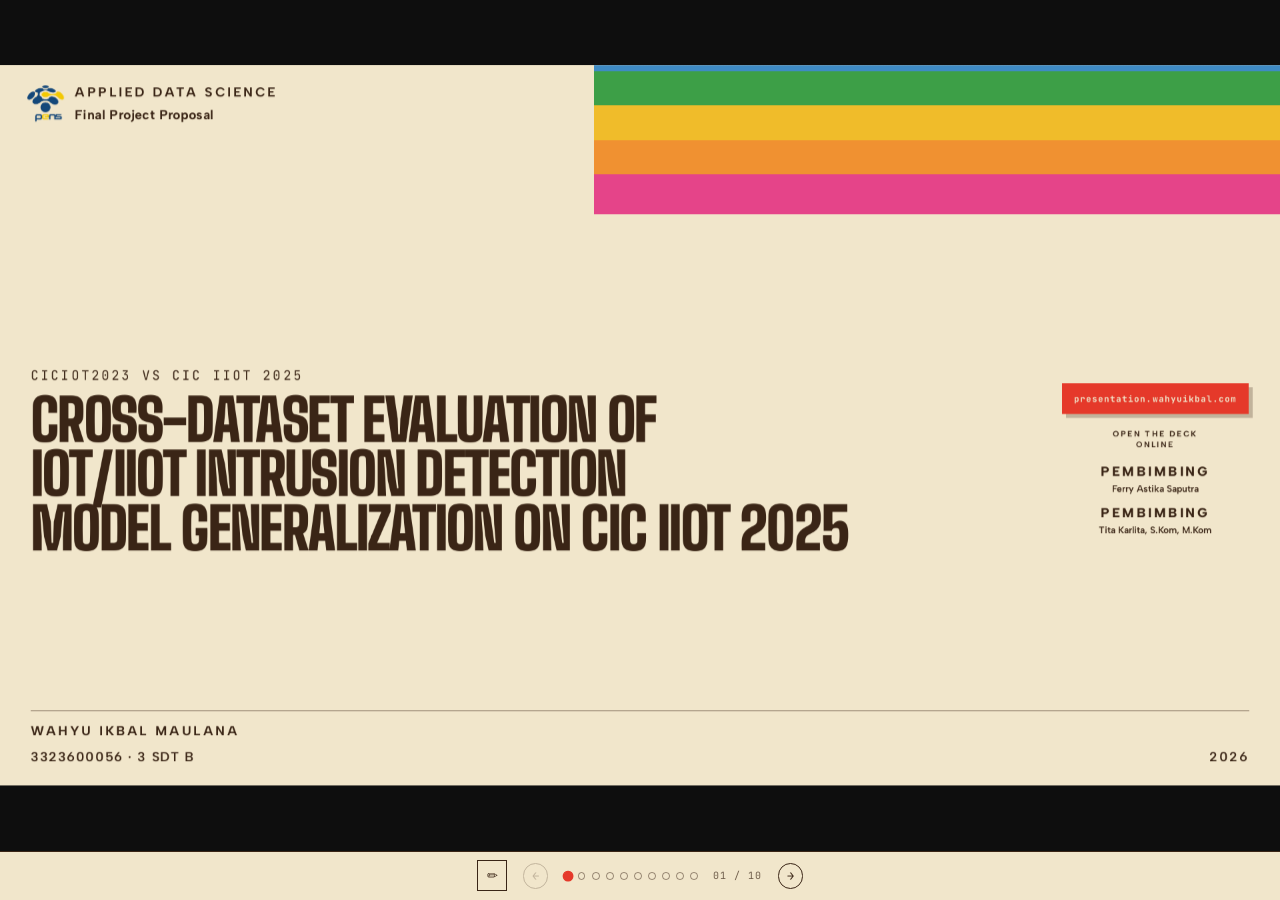
<file: documents/proposal/presentation/index.html>
<!doctype html>
<html lang="en">
<head>
<meta charset="utf-8" />
<title>Cross-Dataset IDS Evaluation — Wahyu Ikbal Maulana</title>
<meta name="viewport" content="width=device-width, initial-scale=1" />
<link rel="preconnect" href="https://fonts.googleapis.com" />
<link rel="preconnect" href="https://fonts.gstatic.com" crossorigin />
<link href="https://fonts.googleapis.com/css2?family=Big+Shoulders+Display:wght@500;700;800;900&family=Albert+Sans:wght@400;500;600;700&family=JetBrains+Mono:wght@400;500&family=Noto+Sans+JP:wght@500;700&display=swap" rel="stylesheet" />
<link rel="stylesheet" href="styles.css" />
<link rel="stylesheet" href="animation.css" />
<script src="slides.js" defer></script>
</head>
<body>

<div class="deck-viewport">
  <div class="stage deck-stage">

    <!-- ═════════════════════════════════════════════
      1 / COVER
      ═════════════════════════════════════════════ -->
    <section class="slide s-cover active" aria-label="Cover">

      <div class="cover-ribbons" aria-hidden="true">
        <span class="rib r1"></span>
        <span class="rib r2"></span>
        <span class="rib r3"></span>
        <span class="rib r4"></span>
        <span class="rib r5"></span>
      </div>

      <div class="cover-brand">
        <img class="brand-logo" src="./assets/pens-logo.png" alt="PENS logo">
        <div class="brand-copy">
          <div class="brand-kicker">Applied Data Science</div>
          <div class="brand-sub">Final Project Proposal</div>
        </div>
      </div>

      <div class="cover-main">
        <div class="cover-title">
          <div class="cover-kicker" data-eid="cover-school">CICIoT2023 vs CIC IIoT 2025</div>
          <h1 class="cover-headline">
            <span>CROSS-DATASET EVALUATION OF</span>
            <span>IOT/IIOT INTRUSION DETECTION</span>
            <span data-eid="cover-lockup">MODEL GENERALIZATION ON CIC IIOT 2025</span>
          </h1>
        </div>

        <aside class="cover-side" aria-label="Cover references">
          <div class="cover-linkbox">
            <a class="cover-link" href="https://presentation.wahyuikbal.com" target="_blank" rel="noopener noreferrer">
              presentation.wahyuikbal.com
            </a>
            <div class="cover-linknote">OPEN THE DECK ONLINE</div>
          </div>

          <div class="advisor-box">
            <div class="advisor-item">
              <div class="advisor-label">PEMBIMBING</div>
              <div class="advisor-name" data-eid="cover-adv1">Ferry Astika Saputra</div>
            </div>
            <div class="advisor-item">
              <div class="advisor-label">PEMBIMBING</div>
              <div class="advisor-name" data-eid="cover-adv2">Tita Karlita, S.Kom, M.Kom</div>
            </div>
          </div>
        </aside>
      </div>

      <div class="cover-footer">
        <div class="cover-foot-left">
          <div class="cover-name" data-eid="cover-name">Wahyu Ikbal Maulana</div>
          <div class="cover-nim" data-eid="cover-nim">3323600056 · 3 SDT B</div>
        </div>
        <div class="cover-foot-right">2026</div>
      </div>

    </section>


    <!-- ═════════════════════════════════════════════
         2 / 5 WHY — Research Motivation
         ═════════════════════════════════════════════ -->
    <section class="slide s-why" aria-label="Research Motivation – 5 Why">

      <div class="why-kicker" data-eid="why-kicker">Research gap · 5 linked reasons</div>

      <div class="blob b-red"    aria-hidden="true"></div>
      <div class="blob b-orange" aria-hidden="true"></div>
      <div class="blob b-green"  aria-hidden="true"></div>
      <div class="blob b-blue"   aria-hidden="true"></div>

      <div class="why-chain">

        <div class="why-item">
          <div class="wi-strip"></div>
          <div class="wi-num">1</div>
          <div class="wi-body">
            <div class="wi-lbl">New Dataset</div>
            <div class="wi-title" data-eid="why1-title">CIC IIoT 2025 Released</div>
            <div class="wi-desc" data-eid="why1-desc">Latest IIoT benchmark — synchronized sensor time-series and network traffic. 50 attack types, 7 categories, 40 industrial devices. More representative than its predecessor.</div>
            <div class="wi-mono">unb.ca/cic · IIoT-Dataset-2025</div>
          </div>
        </div>

        <div class="why-item">
          <div class="wi-strip"></div>
          <div class="wi-num">2</div>
        <div class="wi-body">
            <div class="wi-lbl">Threat Landscape</div>
            <div class="wi-note">Gap</div>
            <div class="wi-title" data-eid="why2-title">820K Attacks / Day</div>
            <div class="wi-desc" data-eid="why2-desc">Up 46% from the previous year (ORDR). The IoT ecosystem keeps expanding — more devices, wider attack surface, older datasets no longer representative enough.</div>
            <div class="wi-mono">ordr.net · IoT Security Statistics</div>
          </div>
        </div>

        <div class="why-item">
          <div class="wi-strip"></div>
          <div class="wi-num">3</div>
        <div class="wi-body">
            <div class="wi-lbl">Dataset Bias</div>
            <div class="wi-note">Gap</div>
            <div class="wi-title" data-eid="why3-title">97.7% Class Imbalance</div>
            <div class="wi-desc" data-eid="why3-desc">CICIoT2023 is dominated by attack traffic at 97.7%. 99% accuracy looks great, but the model is mostly guessing the majority class — not actually learning.</div>
            <div class="wi-mono">CICIoT2023 · class analysis</div>
          </div>
        </div>

        <div class="why-item">
          <div class="wi-strip"></div>
          <div class="wi-num">4</div>
        <div class="wi-body">
            <div class="wi-lbl">ML Implementation</div>
            <div class="wi-note">Gap</div>
            <div class="wi-title" data-eid="why4-title">Dataset → IDS Model</div>
            <div class="wi-desc" data-eid="why4-desc">CIC IIoT 2025 is relevant as an ML benchmark for IDS. But IoT security data is complex — multi-class performance falls far below binary classification.</div>
            <div class="wi-mono">Feature Selection · IDS · Benchmark</div>
          </div>
        </div>

        <div class="why-item">
          <div class="wi-strip"></div>
          <div class="wi-num">5</div>
          <div class="wi-body">
            <div class="wi-lbl">Generalization</div>
            <div class="wi-title" data-eid="why5-title">Cross-Dataset Eval</div>
            <div class="wi-desc" data-eid="why5-desc">A model that performs well on one dataset may not generalize to another domain. Cross-dataset evaluation proves the model learns general attack patterns, not memorized training data.</div>
            <div class="wi-mono">Cross-domain · Generalization · IDS</div>
          </div>
        </div>

      </div>

      <div class="pagenum">02 / 09</div>
    </section>


    <!-- ═════════════════════════════════════════════
         3 / GOALS & BENEFITS (new slide)
         ═════════════════════════════════════════════ -->
    <section class="slide s-goals" aria-label="Objectives and Contributions">
      <div class="frame">
        <div class="topbar">
          <div class="ttl">Goals &amp; <em>Benefits</em></div>
          <div class="lab">Research objectives<br/>· expected contributions</div>
        </div>
        <div class="cols">

          <!-- Left: Objectives -->
          <div class="col-card">
            <div class="col-hd hd-goals">
              <div class="hd-label">Objectives</div>
              <div class="hd-title">Objectives</div>
            </div>
            <div class="col-body">
              <div class="goal-item">
                <div class="goal-num">1</div>
                <div class="goal-text" data-eid="goal1">Evaluate the cross-domain generalization capability of ML-based IDS between IoT and IIoT environments.</div>
              </div>
              <div class="goal-item">
                <div class="goal-num">2</div>
                <div class="goal-text" data-eid="goal2">Quantify the generalization gap between in-dataset and cross-dataset evaluation scenarios.</div>
              </div>
              <div class="goal-item">
                <div class="goal-num">3</div>
                <div class="goal-text" data-eid="goal3">Identify robust network traffic features that remain effective across different datasets.</div>
              </div>
              <div class="goal-item">
                <div class="goal-num">4</div>
                <div class="goal-text" data-eid="goal4">Establish a cross-dataset benchmark using Decision Tree, Random Forest, and XGBoost.</div>
              </div>
            </div>
          </div>

          <!-- Right: Contributions -->
          <div class="col-card">
            <div class="col-hd hd-bene">
              <div class="hd-label">Contributions</div>
              <div class="hd-title">Contributions</div>
            </div>
            <div class="col-body">
              <div class="benefit-item">
                <div class="benefit-dot"></div>
                <div class="benefit-text" data-eid="bene1">Provides a baseline benchmark for the newly released DataSense (CIC IIoT 2025) dataset.</div>
              </div>
              <div class="benefit-item">
                <div class="benefit-dot"></div>
                <div class="benefit-text" data-eid="bene2">Supports the development of more reliable and generalizable IDS models for real-world IIoT deployment.</div>
              </div>
              <div class="benefit-item">
                <div class="benefit-dot"></div>
                <div class="benefit-text" data-eid="bene3">Reduces the risk of overestimating IDS performance caused by single-dataset evaluation.</div>
              </div>
              <div class="benefit-item">
                <div class="benefit-dot"></div>
                <div class="benefit-text" data-eid="bene4">Contributes empirical evidence on the impact of domain shift between IoT and IIoT datasets.</div>
              </div>
              <div class="benefit-item">
                <div class="benefit-dot"></div>
                <div class="benefit-text" data-eid="bene5">Serves as a reference for future research on cross-dataset intrusion detection evaluation.</div>
              </div>
            </div>
          </div>

        </div>
      </div>
      <div class="pagenum">03 / 09</div>
    </section>


    <!-- ═════════════════════════════════════════════
         4 / DATASET COMPARISON (proper table)
         ═════════════════════════════════════════════ -->
    <section class="slide s-compare" aria-label="Dataset Overview">
      <div class="frame">
        <div class="topbar">
          <div class="ttl">Dataset</div>
          <div class="lab">CICIoT 2023 vs CIC IIoT 2025</div>
        </div>
        <div class="table-wrap">
          <table class="compare-table">
            <thead>
              <tr>
                <th>Attribute</th>
                <th class="th-2023">CICIoT 2023</th>
                <th class="th-2025">CIC IIoT 2025 · DataSense</th>
              </tr>
            </thead>
            <tbody>
              <tr>
                <td>Domain</td>
                <td>Consumer IoT · smart home / campus</td>
                <td>Industrial IoT · factory / plant floor</td>
              </tr>
              <tr>
                <td>Devices</td>
                <td>105 heterogeneous IoT devices</td>
                <td>40 IIoT + OT industrial devices</td>
              </tr>
              <tr>
                <td>Modality</td>
                <td>Network traffic (flow / packet)</td>
                <td>Sensor time-series + network traffic</td>
              </tr>
              <tr>
                <td>Attacks</td>
                <td>33 types · 7 categories</td>
                <td><span class="hlb">50 types · 7 categories</span></td>
              </tr>
              <tr>
                <td>Features</td>
                <td>~48 features per flow</td>
                <td>Multi-modal: sensor + network features</td>
              </tr>
              <tr>
                <td>Labels</td>
                <td>Benign + 33 attack classes</td>
                <td>Benign + 50 attack types</td>
              </tr>
              <tr>
                <td>Challenge</td>
                <td><span class="hl">97.7% class imbalance</span></td>
                <td>Domain shift from IoT to IIoT</td>
              </tr>
            </tbody>
          </table>
        </div>
        <div class="dataset-links">
          <a class="dataset-link" href="https://www.unb.ca/cic/datasets/iotdataset-2023.html" target="_blank" rel="noreferrer" data-preview-title="CICIoT 2023" data-preview-url="https://www.unb.ca/cic/datasets/iotdataset-2023.html">
            <span class="dl-tag">CICIoT 2023</span>
            <span class="dl-url">unb.ca/cic/datasets/iotdataset-2023.html</span>
          </a>
          <a class="dataset-link" href="https://www.unb.ca/cic/datasets/iiot-dataset-2025.html" target="_blank" rel="noreferrer" data-preview-title="CIC IIoT 2025" data-preview-url="https://www.unb.ca/cic/datasets/iiot-dataset-2025.html">
            <span class="dl-tag">CIC IIoT 2025</span>
            <span class="dl-url">unb.ca/cic/datasets/iiot-dataset-2025.html</span>
          </a>
        </div>
        <aside class="dataset-preview" aria-live="polite">
          <div class="dataset-preview-head">
            <div class="preview-kicker">Hover preview</div>
            <div class="preview-title" data-preview-title>CICIoT 2023</div>
            <div class="preview-url" data-preview-url>https://www.unb.ca/cic/datasets/iotdataset-2023.html</div>
          </div>
          <iframe class="dataset-preview-frame" title="CICIoT 2023 preview" src="about:blank" data-preview-src="https://www.unb.ca/cic/datasets/iotdataset-2023.html" loading="lazy"></iframe>
          <div class="dataset-preview-note">If the site blocks embedding, open the link to view the page.</div>
        </aside>
      </div>
      <div class="pagenum">04 / 09</div>
    </section>


    <!-- ═════════════════════════════════════════════
         5 / RELATED WORKS
         ═════════════════════════════════════════════ -->
    <section class="slide s-catalogue" aria-label="Related Works">
      <div class="frame">
        <div class="topbar">
          <div class="ttl">Related <em>Works</em></div>
          <div class="lab">Prior studies · methods · limitations</div>
        </div>
        <div class="grid paper-grid">

          <article class="card c-red paper-card">
            <div class="topstrip"></div>
            <div class="body paper-body">
              <div class="paper-id">2.3.1 / [10]</div>
              <h3 class="paper-title">Evaluating Ensemble Versus Non-Ensemble Machine Learning Performance with Preprocessing Techniques for IoT Intrusion Detection on CICIoT2023</h3>
              <div class="paper-author">Firdaus et al.</div>
              <p class="desc paper-abstract" data-eid="rw1-desc">Penelitian ini membandingkan model ensemble dan non-ensemble pada CICIoT2023 dengan random undersampling dan seleksi fitur hybrid MI + RFFI. Lima model diuji menggunakan stratified 5-fold cross-validation, dan XGBoost menjadi yang terbaik dengan Macro F1 0,8891 ± 0,0008. Temuan utamanya menegaskan bahwa normalisasi Min-Max penting untuk stabilitas performa, tetapi seluruh evaluasi masih berada dalam domain dataset yang sama.</p>
              <div class="paper-foot"><span class="k">Gap</span><span>Strong preprocessing, but cross-domain robustness remains untested.</span></div>
            </div>
          </article>

          <article class="card c-pink paper-card">
            <div class="topstrip"></div>
            <div class="body paper-body">
              <div class="paper-id">2.3.2 / [11]</div>
              <h3 class="paper-title">Accelerating Classification for IoT Attack Detection Using Decision Tree Model with Gini Impurity Tree-Based Feature Selection Technique</h3>
              <div class="paper-author">Dzaki et al.</div>
              <p class="desc paper-abstract" data-eid="rw2-desc">Studi ini mengevaluasi enam teknik feature selection pada Decision Tree untuk CICIoT2023, lalu memilih Gini Impurity Tree-based sebagai pendekatan paling efisien. Subset 10 fitur yang dihasilkan memangkas waktu latih secara signifikan dan menghasilkan pohon yang lebih dangkal, tetapi eksperimen masih fokus pada performa in-dataset.</p>
              <div class="paper-foot"><span class="k">Gap</span><span>Efficient feature selection, but no cross-domain validation.</span></div>
            </div>
          </article>

          <article class="card c-orange paper-card">
            <div class="topstrip"></div>
            <div class="body paper-body">
              <div class="paper-id">2.3.3 / [22]</div>
              <h3 class="paper-title">Interpretable Intrusion Detection for IoT: A CNN-BiLSTM Permutation Importance Framework for Deep Feature Selection</h3>
              <div class="paper-author">Al-Shibly et al.</div>
              <p class="desc paper-abstract" data-eid="rw3-desc">Penelitian ini adalah salah satu yang memakai DataSense (CIC IIoT 2025) secara langsung. Dari 94 fitur, 20 fitur terpilih lalu dipakai untuk melatih classifier ringan, dengan Random Forest memberi hasil terbaik. Namun evaluasi masih biner dan sepenuhnya in-dataset, sehingga multiclass cross-dataset generalization belum terjawab.</p>
              <div class="paper-foot"><span class="k">Gap</span><span>Useful DataSense baseline, but still binary and single-domain.</span></div>
            </div>
          </article>

          <article class="card c-blue paper-card">
            <div class="topstrip"></div>
            <div class="body paper-body">
              <div class="paper-id">2.3.4 / [28]</div>
              <h3 class="paper-title">Cross-Dataset Temporal and Semantic Generalization of Intrusion Detection Models for the Future Internet</h3>
              <div class="paper-author">Elangovan et al.</div>
              <p class="desc paper-abstract" data-eid="rw4-desc">Studi ini mengevaluasi generalisasi lintas dataset pada empat dataset dari 2017 hingga 2024 tanpa retraining. Tree-ensemble menunjukkan degradasi yang paling rendah dibanding model lain, dan fitur flow/temporal lebih stabil antar dataset. Meski begitu, arah evaluasinya berbeda dari pasangan CICIoT2023 → DataSense yang menjadi fokus penelitian ini.</p>
              <div class="paper-foot"><span class="k">Gap</span><span>Cross-dataset gap is real, but not yet tested on CICIoT2023 → DataSense.</span></div>
            </div>
          </article>

        </div>
      </div>
      <div class="pagenum">05 / 09</div>
    </section>


    <!-- ═════════════════════════════════════════════
         6 / PREVIOUS WORK — Gallery with lightbox
         ═════════════════════════════════════════════ -->
    <section class="slide s-prev" aria-label="Previous Work – Semester 3">
      <div class="frame">
        <div class="topbar">
          <div class="ttl">Reference Workflow <em>CICIoT2023 studies</em></div>
        </div>
        <div class="workflow-board">
          <figure class="workflow-main">
            <img src="./research-workflow/workflow.png" alt="Proposed workflow overview">
          </figure>
          <div class="workflow-side">
            <figure class="workflow-card">
              <img src="./research-workflow/20260521013820.png" alt="Workflow supporting image 1">
            </figure>
            <figure class="workflow-card">
              <img src="./research-workflow/20260521014032.png" alt="Workflow supporting image 2">
            </figure>
            <figure class="workflow-card">
              <img src="./research-workflow/20260521014056.png" alt="Workflow supporting image 3">
            </figure>
            <figure class="workflow-card">
              <img src="./research-workflow/20260521014454.png" alt="Workflow supporting image 4">
            </figure>
          </div>
        </div>
      </div>
      <div class="pagenum">06 / 09</div>
    </section>


    <!-- ═════════════════════════════════════════════
         7 / SYSTEM DESIGN
         ═════════════════════════════════════════════ -->
    <section class="slide s-data" aria-label="System Design">
      <div class="frame">
        <div class="topbar">
          <div class="ttl">System <em style="color:var(--red);font-style:normal;">Design</em></div>
          <div class="lab">CICIoT2023 training flow · CIC IIoT 2025 testing flow</div>
        </div>
        <div class="body">
          <figure class="diagram-figure">
            <img src="./assets/system-architecture.png" alt="System design diagram for the cross-dataset evaluation pipeline">
          </figure>
          <div class="diagram-caption">Train on CICIoT2023, then align features and test on CIC IIoT 2025 to measure the generalization gap.</div>
        </div>
      </div>
      <div class="pagenum">07 / 09</div>
    </section>


    <!-- ═════════════════════════════════════════════
         8 / THREE FINAL OUTPUTS
         ═════════════════════════════════════════════ -->
    <section class="slide s-outputs" aria-label="Final Outputs">
      <div class="frame">
        <div class="topbar">
          <div class="ttl">Final <em>Outputs</em></div>
          <div class="lab">Expected outcomes from the study</div>
        </div>
        <div class="outputs-wrap">
          <div class="outputs-hero">
            <div class="out-num">3</div>
            <div class="out-copy">
              <div class="out-kicker">The final result is a three-part answer to the research problem.</div>
              <div class="out-cards">
                <article class="out-card">
                  <div class="out-card-title">Generalization Gap</div>
                  <div class="out-card-desc">Measures how far performance drops when the model moves from in-dataset testing to cross-dataset testing.</div>
                </article>
                <article class="out-card">
                  <div class="out-card-title">Robust Feature Analysis</div>
                  <div class="out-card-desc">Identifies which features stay useful across both datasets and which ones are too dataset-specific.</div>
                </article>
                <article class="out-card">
                  <div class="out-card-title">Baseline Recommendation</div>
                  <div class="out-card-desc">Gives a practical starting point for the best model-feature combination to carry forward.</div>
                </article>
              </div>
            </div>
          </div>
        </div>
      </div>
      <div class="pagenum"></div>
    </section>


    <!-- ═════════════════════════════════════════════
         8 / TIMELINE — roadmap cards
         ═════════════════════════════════════════════ -->
    <section class="slide s-timeline" aria-label="Research Timeline">
      <div class="frame">
        <div class="topbar">
          <div class="ttl" data-eid="tl-title">Timeline</div>
          <div class="lab">Rancangan timeline pengerjaan proyek akhir</div>
        </div>
        <div class="timeline-art" aria-label="Rancangan timeline pengerjaan proyek akhir">
          <img
            class="timeline-art-image"
            src="assets/timeline-rencana.png"
            alt="Rancangan timeline pengerjaan proyek akhir"
          />
        </div>
      </div>
      <div class="pagenum">08 / 09</div>
    </section>


    <!-- ═════════════════════════════════════════════
         9 / CLOSING
         ═════════════════════════════════════════════ -->
    <section class="slide s-colophon" aria-label="Closing">
      <div class="closing-center">
        <div class="ktag" data-eid="closing-ktag">Closing</div>
        <h2 class="ttl" data-eid="closing-ttl">Thank You</h2>
      </div>

      <div class="pagenum">09 / 09</div>
    </section>

  </div><!-- /stage -->
</div><!-- /deck-viewport -->


<!-- ════════════════════════════════════════════════
     LIGHTBOX
     ════════════════════════════════════════════════ -->
<div class="lightbox" id="lightbox" role="dialog" aria-modal="true" aria-labelledby="lb-title" tabindex="-1">
  <div class="lightbox-inner">
    <div class="lightbox-header">
      <span class="lightbox-title" id="lb-title">Figure</span>
      <button class="lightbox-close" id="lb-close" type="button" aria-label="Close">✕</button>
    </div>
    <div class="lightbox-body" id="lb-body"></div>
    <div class="lightbox-footer" id="lb-footer"></div>
  </div>
</div>

<!-- Edit saved indicator -->
<div class="edit-saved" id="edit-saved" aria-live="polite">✓ SAVED</div>


<!-- ════════════════════════════════════════════════
     BOTTOM NAVIGATION
     ════════════════════════════════════════════════ -->
<nav class="bottom-nav" id="bottom-nav" aria-label="Slide navigation">
  <button class="edit-btn" id="edit-btn" type="button" title="Edit slide text (E)" aria-label="Toggle edit mode">✏</button>
  <button class="nav-btn" id="btn-prev" type="button" aria-label="Previous slide" disabled>&#8592;</button>
  <div class="nav-dots" id="nav-dots" role="tablist" aria-label="Slides"></div>
  <span class="nav-counter" id="nav-counter" aria-live="polite">01 / 09</span>
  <button class="nav-btn" id="btn-next" type="button" aria-label="Next slide">&#8594;</button>
</nav>

</body>
</html>
</file>
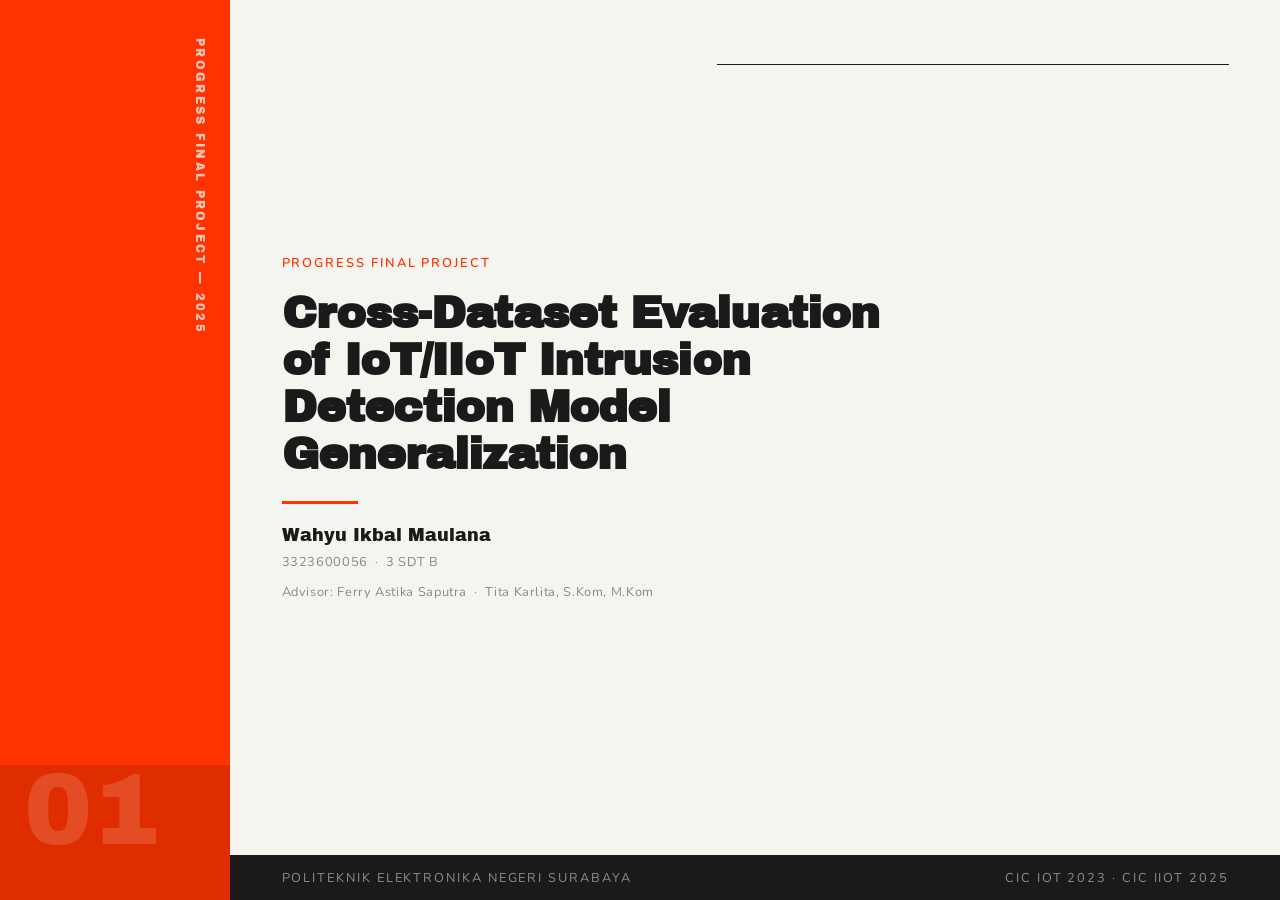
<file: .claude-design/slide-previews/style-a.html>
<!DOCTYPE html>
<html lang="en">
<head>
<meta charset="UTF-8">
<meta name="viewport" content="width=device-width, initial-scale=1.0">
<title>Preview A – Swiss Modern</title>
<link rel="preconnect" href="https://fonts.googleapis.com">
<link href="https://fonts.googleapis.com/css2?family=Archivo+Black&family=Nunito:wght@400;600&display=swap" rel="stylesheet">
<style>
/* === VIEWPORT BASE === */
html,body{height:100%;overflow-x:hidden;}
html{scroll-snap-type:y mandatory;scroll-behavior:smooth;}
.slide{width:100vw;height:100vh;height:100dvh;overflow:hidden;scroll-snap-align:start;display:flex;flex-direction:column;position:relative;}
:root{
  --title-size:clamp(1.5rem,5vw,4rem);
  --h2-size:clamp(1.25rem,3.5vw,2.5rem);
  --body-size:clamp(0.75rem,1.5vw,1.125rem);
  --small-size:clamp(0.65rem,1vw,0.875rem);
  --slide-padding:clamp(1rem,4vw,4rem);
  --content-gap:clamp(0.5rem,2vw,2rem);
}
@media(max-height:700px){:root{--slide-padding:clamp(0.75rem,3vw,2rem);--title-size:clamp(1.25rem,4.5vw,2.5rem);}}
@media(prefers-reduced-motion:reduce){*,*::before,*::after{animation-duration:.01ms!important;transition-duration:.2s!important;}}

/* === SWISS MODERN THEME === */
*{margin:0;padding:0;box-sizing:border-box;}
body{background:#f5f5f0;font-family:'Nunito',sans-serif;}

.slide{
  background:#f5f5f0;
  display:grid;
  grid-template-columns:clamp(160px,18vw,240px) 1fr;
  grid-template-rows:1fr auto;
}

/* Red vertical sidebar */
.sidebar{
  grid-row:1/3;
  background:#ff3300;
  display:flex;
  flex-direction:column;
  justify-content:space-between;
  padding:clamp(1.5rem,3vw,3rem) clamp(1rem,2vw,1.5rem);
  position:relative;
  overflow:hidden;
}
.sidebar::after{
  content:'';
  position:absolute;
  bottom:0;left:0;right:0;
  height:clamp(80px,15vh,180px);
  background:rgba(0,0,0,0.12);
}
.sidebar-label{
  font-family:'Archivo Black',sans-serif;
  font-size:clamp(0.55rem,0.9vw,0.75rem);
  color:rgba(255,255,255,0.7);
  text-transform:uppercase;
  letter-spacing:0.2em;
  writing-mode:vertical-rl;
  transform:rotate(180deg);
  opacity:0;
  animation:fadeUp 0.6s 0.2s ease forwards;
}
.sidebar-num{
  font-family:'Archivo Black',sans-serif;
  font-size:clamp(3rem,8vw,7rem);
  color:rgba(255,255,255,0.15);
  line-height:1;
  position:relative;z-index:1;
}

/* Main content area */
.main{
  display:flex;
  flex-direction:column;
  justify-content:center;
  padding:clamp(2rem,5vw,5rem) clamp(2rem,4vw,4rem);
  overflow:hidden;
}

/* Grid rule lines */
.grid-rule{
  position:absolute;
  top:clamp(2rem,5vw,5rem);
  right:clamp(2rem,4vw,4rem);
  width:40%;
  height:1px;
  background:#1a1a1a;
  opacity:0;
  transform:scaleX(0);
  transform-origin:left;
  animation:scaleIn 0.8s 0.3s ease forwards;
}

.tag{
  font-family:'Nunito',sans-serif;
  font-size:var(--small-size);
  font-weight:600;
  text-transform:uppercase;
  letter-spacing:0.15em;
  color:#ff3300;
  margin-bottom:clamp(1rem,2vh,2rem);
  opacity:0;
  animation:fadeUp 0.5s 0.4s ease forwards;
}

h1{
  font-family:'Archivo Black',sans-serif;
  font-size:clamp(1.4rem,3.5vw,3.2rem);
  line-height:1.05;
  color:#1a1a1a;
  letter-spacing:-0.02em;
  max-width:min(90%,640px);
  opacity:0;
  transform:translateY(20px);
  animation:fadeUp 0.7s 0.5s ease forwards;
}

.divider{
  width:clamp(40px,6vw,80px);
  height:3px;
  background:#ff3300;
  margin:clamp(1rem,2.5vh,2rem) 0;
  opacity:0;
  transform:scaleX(0);
  transform-origin:left;
  animation:scaleIn 0.5s 0.8s ease forwards;
}

.meta{
  display:flex;
  flex-direction:column;
  gap:clamp(0.25rem,0.8vh,0.6rem);
  opacity:0;
  animation:fadeUp 0.5s 0.9s ease forwards;
}
.meta-name{
  font-family:'Archivo Black',sans-serif;
  font-size:clamp(0.85rem,1.5vw,1.1rem);
  color:#1a1a1a;
}
.meta-sub{
  font-family:'Nunito',sans-serif;
  font-size:var(--small-size);
  color:#888;
  letter-spacing:0.05em;
}

/* Footer bar */
.footer{
  background:#1a1a1a;
  padding:clamp(0.6rem,1.5vh,1rem) clamp(2rem,4vw,4rem);
  display:flex;
  align-items:center;
  justify-content:space-between;
  opacity:0;
  animation:fadeUp 0.5s 1s ease forwards;
}
.footer span{
  font-family:'Nunito',sans-serif;
  font-size:var(--small-size);
  color:rgba(255,255,255,0.5);
  text-transform:uppercase;
  letter-spacing:0.15em;
}

/* === ANIMATIONS === */
@keyframes fadeUp{from{opacity:0;transform:translateY(16px);}to{opacity:1;transform:translateY(0);}}
@keyframes scaleIn{from{opacity:0;transform:scaleX(0);}to{opacity:1;transform:scaleX(1);}}
</style>
</head>
<body>
<section class="slide">
  <div class="sidebar">
    <span class="sidebar-label">Progress Final Project — 2025</span>
    <span class="sidebar-num">01</span>
  </div>

  <div class="main">
    <div class="grid-rule"></div>
    <p class="tag">Progress Final Project</p>
    <h1>Cross-Dataset Evaluation of IoT/IIoT Intrusion Detection Model Generalization</h1>
    <div class="divider"></div>
    <div class="meta">
      <span class="meta-name">Wahyu Ikbal Maulana</span>
      <span class="meta-sub">3323600056 &nbsp;·&nbsp; 3 SDT B</span>
      <span class="meta-sub" style="margin-top:0.4em;">Advisor: Ferry Astika Saputra &nbsp;·&nbsp; Tita Karlita, S.Kom, M.Kom</span>
    </div>
  </div>

  <footer class="footer">
    <span>Politeknik Elektronika Negeri Surabaya</span>
    <span>CIC IoT 2023 · CIC IIoT 2025</span>
  </footer>
</section>
</body>
</html>
</file>
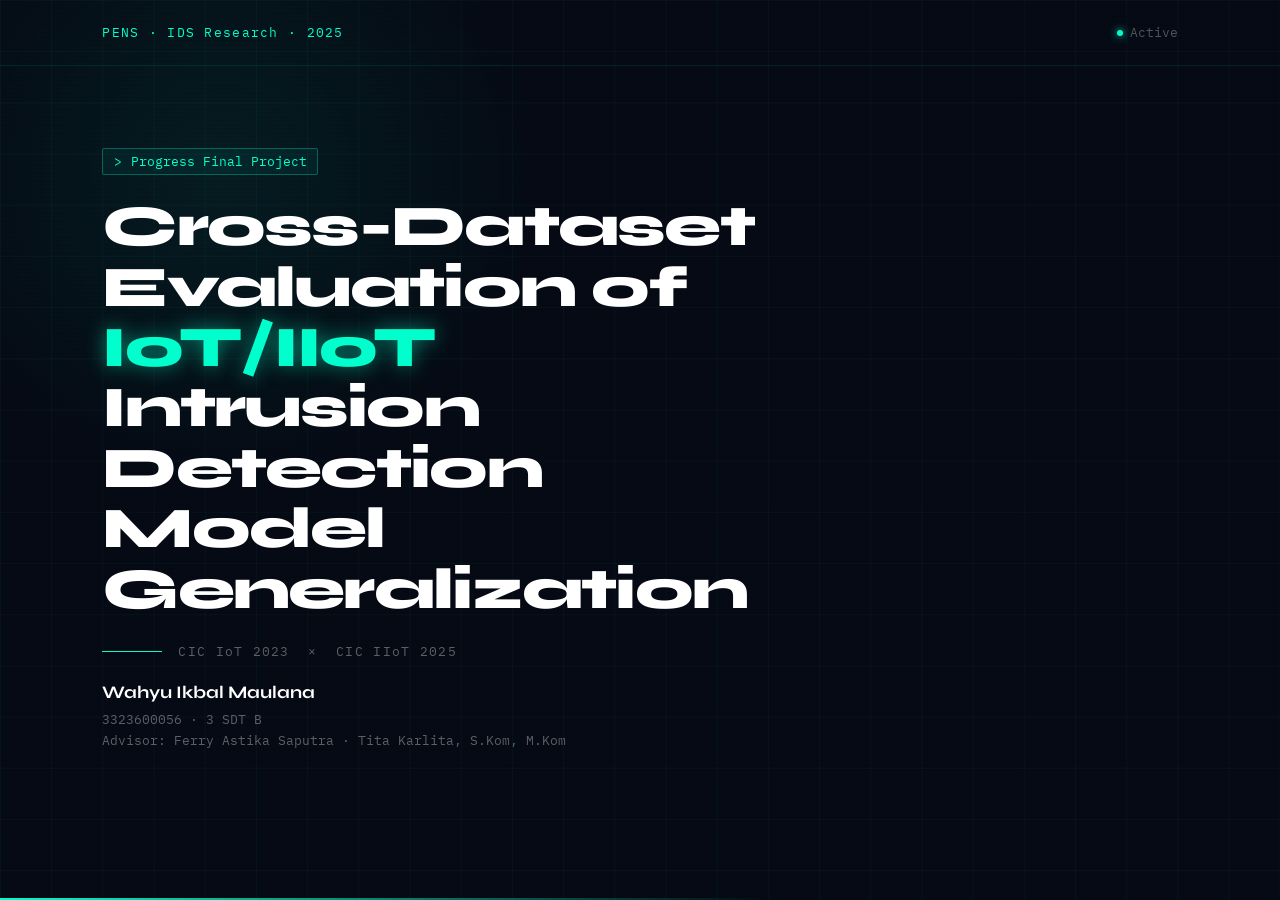
<file: .claude-design/slide-previews/style-b.html>
<!DOCTYPE html>
<html lang="en">
<head>
<meta charset="UTF-8">
<meta name="viewport" content="width=device-width, initial-scale=1.0">
<title>Preview B – Neon Cyber</title>
<link rel="preconnect" href="https://fonts.googleapis.com">
<link href="https://fonts.googleapis.com/css2?family=Syne:wght@700;800&family=IBM+Plex+Mono:wght@400;700&display=swap" rel="stylesheet">
<style>
/* === VIEWPORT BASE === */
html,body{height:100%;overflow-x:hidden;}
html{scroll-snap-type:y mandatory;scroll-behavior:smooth;}
.slide{width:100vw;height:100vh;height:100dvh;overflow:hidden;scroll-snap-align:start;display:flex;flex-direction:column;position:relative;}
:root{
  --title-size:clamp(1.5rem,4.5vw,3.8rem);
  --body-size:clamp(0.75rem,1.5vw,1.1rem);
  --small-size:clamp(0.6rem,1vw,0.85rem);
  --slide-padding:clamp(1rem,4vw,4rem);
}
@media(max-height:700px){:root{--slide-padding:clamp(0.75rem,3vw,2rem);--title-size:clamp(1.25rem,4vw,2.5rem);}}
@media(prefers-reduced-motion:reduce){*,*::before,*::after{animation-duration:.01ms!important;transition-duration:.2s!important;}}

/* === NEON CYBER THEME === */
*{margin:0;padding:0;box-sizing:border-box;}
body{background:#050a14;}

.slide{
  background:#050a14;
  display:flex;
  flex-direction:column;
  justify-content:center;
  padding:var(--slide-padding) clamp(3rem,8vw,8rem);
}

/* Grid background */
.slide::before{
  content:'';
  position:absolute;inset:0;
  background-image:
    linear-gradient(rgba(0,255,204,0.04) 1px,transparent 1px),
    linear-gradient(90deg,rgba(0,255,204,0.04) 1px,transparent 1px);
  background-size:clamp(30px,4vw,60px) clamp(30px,4vw,60px);
  pointer-events:none;
}

/* Scan line overlay */
.slide::after{
  content:'';
  position:absolute;inset:0;
  background:repeating-linear-gradient(0deg,transparent,transparent 2px,rgba(0,0,0,0.15) 2px,rgba(0,0,0,0.15) 4px);
  pointer-events:none;
  opacity:0.4;
}

/* Glow orb */
.glow{
  position:absolute;
  top:-20%;left:-10%;
  width:clamp(300px,60vw,700px);
  height:clamp(300px,60vw,700px);
  background:radial-gradient(ellipse,rgba(0,255,204,0.08) 0%,transparent 65%);
  pointer-events:none;
}

/* Top bar */
.topbar{
  position:absolute;top:0;left:0;right:0;
  padding:clamp(1rem,2vw,1.5rem) clamp(3rem,8vw,8rem);
  display:flex;justify-content:space-between;align-items:center;
  border-bottom:1px solid rgba(0,255,204,0.1);
  z-index:1;
}
.topbar-logo{
  font-family:'IBM Plex Mono',monospace;
  font-size:var(--small-size);
  color:#00ffcc;
  letter-spacing:0.1em;
  opacity:0;
  animation:fadeIn 0.5s 0.1s ease forwards;
}
.topbar-status{
  display:flex;align-items:center;gap:0.5em;
  font-family:'IBM Plex Mono',monospace;
  font-size:var(--small-size);
  color:rgba(255,255,255,0.3);
  opacity:0;
  animation:fadeIn 0.5s 0.2s ease forwards;
}
.topbar-status::before{
  content:'';display:block;
  width:6px;height:6px;border-radius:50%;
  background:#00ffcc;
  box-shadow:0 0 8px #00ffcc;
  animation:pulse 2s infinite;
}

/* Content */
.content{position:relative;z-index:1;}

.badge{
  display:inline-flex;align-items:center;gap:0.5em;
  font-family:'IBM Plex Mono',monospace;
  font-size:var(--small-size);
  color:#00ffcc;
  border:1px solid rgba(0,255,204,0.3);
  padding:0.3em 0.8em;
  border-radius:2px;
  margin-bottom:clamp(1rem,2.5vh,2rem);
  opacity:0;
  animation:fadeIn 0.5s 0.3s ease forwards;
  background:rgba(0,255,204,0.05);
}
.badge::before{content:'>';margin-right:0.2em;}

h1{
  font-family:'Syne',sans-serif;
  font-weight:800;
  font-size:var(--title-size);
  line-height:1.05;
  color:#fff;
  letter-spacing:-0.03em;
  max-width:min(90%,700px);
  opacity:0;
  transform:translateY(24px);
  animation:fadeUp 0.8s 0.4s cubic-bezier(0.16,1,0.3,1) forwards;
}
h1 span{
  color:#00ffcc;
  text-shadow:0 0 20px rgba(0,255,204,0.5);
}

/* Divider */
.sep{
  display:flex;align-items:center;gap:1rem;
  margin:clamp(1rem,2.5vh,2rem) 0;
  opacity:0;
  animation:fadeIn 0.5s 0.8s ease forwards;
}
.sep-line{flex:0 0 clamp(30px,5vw,60px);height:1px;background:#00ffcc;}
.sep-text{
  font-family:'IBM Plex Mono',monospace;
  font-size:var(--small-size);
  color:rgba(255,255,255,0.35);
  letter-spacing:0.1em;
}

/* Author block */
.author{
  opacity:0;
  animation:fadeUp 0.5s 0.9s ease forwards;
}
.author-name{
  font-family:'Syne',sans-serif;
  font-size:clamp(0.9rem,1.5vw,1.1rem);
  color:#fff;
  font-weight:700;
  margin-bottom:0.3em;
}
.author-meta{
  font-family:'IBM Plex Mono',monospace;
  font-size:var(--small-size);
  color:rgba(255,255,255,0.35);
  line-height:1.7;
}

/* Bottom accent bar */
.bottombar{
  position:absolute;bottom:0;left:0;right:0;
  height:2px;
  background:linear-gradient(90deg,#00ffcc,transparent 60%);
  opacity:0;
  animation:fadeIn 0.8s 1s ease forwards;
}

@keyframes fadeIn{from{opacity:0;}to{opacity:1;}}
@keyframes fadeUp{from{opacity:0;transform:translateY(24px);}to{opacity:1;transform:translateY(0);}}
@keyframes pulse{0%,100%{opacity:1;}50%{opacity:0.4;}}
</style>
</head>
<body>
<section class="slide">
  <div class="glow"></div>

  <div class="topbar">
    <span class="topbar-logo">PENS · IDS Research · 2025</span>
    <span class="topbar-status">Active</span>
  </div>

  <div class="content">
    <div class="badge">Progress Final Project</div>
    <h1>Cross-Dataset Evaluation of <span>IoT/IIoT</span> Intrusion Detection Model Generalization</h1>
    <div class="sep">
      <div class="sep-line"></div>
      <span class="sep-text">CIC IoT 2023 &nbsp;×&nbsp; CIC IIoT 2025</span>
    </div>
    <div class="author">
      <div class="author-name">Wahyu Ikbal Maulana</div>
      <div class="author-meta">
        3323600056 · 3 SDT B<br>
        Advisor: Ferry Astika Saputra · Tita Karlita, S.Kom, M.Kom
      </div>
    </div>
  </div>

  <div class="bottombar"></div>
</section>
</body>
</html>
</file>
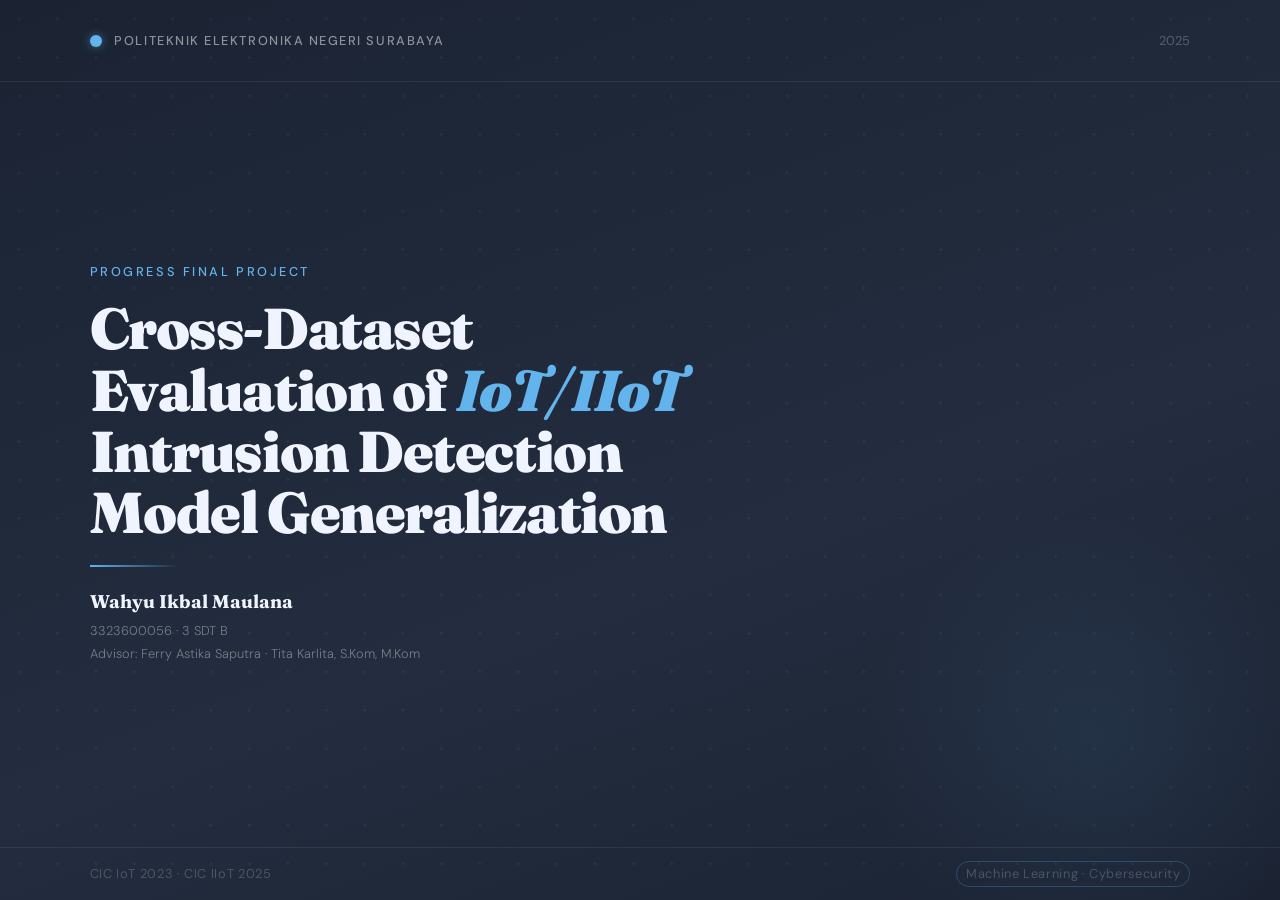
<file: .claude-design/slide-previews/style-c.html>
<!DOCTYPE html>
<html lang="en">
<head>
<meta charset="UTF-8">
<meta name="viewport" content="width=device-width, initial-scale=1.0">
<title>Preview C – Slate Academic</title>
<link rel="preconnect" href="https://fonts.googleapis.com">
<link href="https://fonts.googleapis.com/css2?family=Fraunces:ital,wght@0,700;0,900;1,400&family=DM+Sans:wght@300;400;500&display=swap" rel="stylesheet">
<style>
/* === VIEWPORT BASE === */
html,body{height:100%;overflow-x:hidden;}
html{scroll-snap-type:y mandatory;scroll-behavior:smooth;}
.slide{width:100vw;height:100vh;height:100dvh;overflow:hidden;scroll-snap-align:start;display:flex;flex-direction:column;position:relative;}
:root{
  --title-size:clamp(1.5rem,4.5vw,3.8rem);
  --body-size:clamp(0.75rem,1.5vw,1.1rem);
  --small-size:clamp(0.6rem,1vw,0.85rem);
  --slide-padding:clamp(1rem,4vw,4rem);
}
@media(max-height:700px){:root{--slide-padding:clamp(0.75rem,3vw,2rem);--title-size:clamp(1.25rem,4vw,2.5rem);}}
@media(prefers-reduced-motion:reduce){*,*::before,*::after{animation-duration:.01ms!important;transition-duration:.2s!important;}}

/* === SLATE ACADEMIC THEME === */
*{margin:0;padding:0;box-sizing:border-box;}
body{background:#1b2333;}

.slide{
  background:linear-gradient(160deg,#1b2333 0%,#232d3f 60%,#1b2333 100%);
  display:grid;
  grid-template-rows:auto 1fr auto;
}

/* Subtle dot grid */
.slide::before{
  content:'';position:absolute;inset:0;
  background-image:radial-gradient(circle,rgba(255,255,255,0.06) 1px,transparent 1px);
  background-size:clamp(24px,3vw,40px) clamp(24px,3vw,40px);
  pointer-events:none;
}

/* Warm accent blob */
.blob{
  position:absolute;
  right:-5%;bottom:-10%;
  width:clamp(200px,40vw,500px);
  height:clamp(200px,40vw,500px);
  background:radial-gradient(ellipse,rgba(99,179,237,0.08) 0%,transparent 65%);
  pointer-events:none;
}

/* Header band */
.header{
  position:relative;z-index:1;
  padding:clamp(1.2rem,2.5vw,2rem) clamp(3rem,7vw,7rem);
  border-bottom:1px solid rgba(255,255,255,0.07);
  display:flex;align-items:center;justify-content:space-between;
  opacity:0;
  animation:fadeIn 0.5s 0.1s ease forwards;
}
.header-left{
  display:flex;align-items:center;gap:0.8em;
}
.header-dot{
  width:clamp(8px,1.2vw,12px);
  height:clamp(8px,1.2vw,12px);
  border-radius:50%;
  background:#63b3ed;
  box-shadow:0 0 10px rgba(99,179,237,0.5);
}
.header-inst{
  font-family:'DM Sans',sans-serif;
  font-weight:500;
  font-size:var(--small-size);
  color:rgba(255,255,255,0.5);
  text-transform:uppercase;
  letter-spacing:0.12em;
}
.header-year{
  font-family:'DM Sans',sans-serif;
  font-size:var(--small-size);
  color:rgba(255,255,255,0.25);
}

/* Main content */
.main{
  position:relative;z-index:1;
  display:flex;flex-direction:column;justify-content:center;
  padding:clamp(2rem,5vh,4rem) clamp(3rem,7vw,7rem);
  overflow:hidden;
}

.eyebrow{
  font-family:'DM Sans',sans-serif;
  font-weight:500;
  font-size:var(--small-size);
  color:#63b3ed;
  text-transform:uppercase;
  letter-spacing:0.2em;
  margin-bottom:clamp(0.8rem,2vh,1.5rem);
  opacity:0;
  animation:fadeUp 0.5s 0.3s ease forwards;
}

h1{
  font-family:'Fraunces',serif;
  font-weight:900;
  font-size:var(--title-size);
  line-height:1.06;
  color:#f0f4ff;
  letter-spacing:-0.025em;
  max-width:min(90%,680px);
  opacity:0;
  transform:translateY(22px);
  animation:fadeUp 0.8s 0.4s cubic-bezier(0.16,1,0.3,1) forwards;
}
h1 em{
  font-style:italic;
  color:#63b3ed;
}

/* Accent line */
.accent-line{
  width:clamp(40px,7vw,90px);
  height:2px;
  background:linear-gradient(90deg,#63b3ed,transparent);
  margin:clamp(1rem,2.5vh,2rem) 0;
  opacity:0;
  transform:scaleX(0);
  transform-origin:left;
  animation:scaleIn 0.6s 0.85s ease forwards;
}

/* Author */
.author-block{
  opacity:0;
  animation:fadeUp 0.5s 0.95s ease forwards;
}
.author-name{
  font-family:'Fraunces',serif;
  font-weight:700;
  font-size:clamp(0.95rem,1.5vw,1.15rem);
  color:#f0f4ff;
  margin-bottom:0.35em;
}
.author-detail{
  font-family:'DM Sans',sans-serif;
  font-weight:300;
  font-size:var(--small-size);
  color:rgba(255,255,255,0.38);
  line-height:1.8;
}

/* Footer */
.footer{
  position:relative;z-index:1;
  padding:clamp(0.8rem,1.5vh,1.2rem) clamp(3rem,7vw,7rem);
  border-top:1px solid rgba(255,255,255,0.07);
  display:flex;align-items:center;justify-content:space-between;
  opacity:0;
  animation:fadeIn 0.5s 1s ease forwards;
}
.footer span{
  font-family:'DM Sans',sans-serif;
  font-size:var(--small-size);
  color:rgba(255,255,255,0.2);
  letter-spacing:0.05em;
}
.footer-badge{
  font-family:'DM Sans',sans-serif;
  font-size:var(--small-size);
  color:#63b3ed;
  border:1px solid rgba(99,179,237,0.25);
  padding:0.25em 0.7em;
  border-radius:20px;
}

@keyframes fadeIn{from{opacity:0;}to{opacity:1;}}
@keyframes fadeUp{from{opacity:0;transform:translateY(22px);}to{opacity:1;transform:translateY(0);}}
@keyframes scaleIn{from{opacity:0;transform:scaleX(0);}to{opacity:1;transform:scaleX(1);}}
</style>
</head>
<body>
<section class="slide">
  <div class="blob"></div>

  <div class="header">
    <div class="header-left">
      <div class="header-dot"></div>
      <span class="header-inst">Politeknik Elektronika Negeri Surabaya</span>
    </div>
    <span class="header-year">2025</span>
  </div>

  <div class="main">
    <p class="eyebrow">Progress Final Project</p>
    <h1>Cross-Dataset Evaluation of <em>IoT/IIoT</em> Intrusion Detection Model Generalization</h1>
    <div class="accent-line"></div>
    <div class="author-block">
      <div class="author-name">Wahyu Ikbal Maulana</div>
      <div class="author-detail">
        3323600056 · 3 SDT B<br>
        Advisor: Ferry Astika Saputra · Tita Karlita, S.Kom, M.Kom
      </div>
    </div>
  </div>

  <div class="footer">
    <span>CIC IoT 2023 · CIC IIoT 2025</span>
    <span class="footer-badge">Machine Learning · Cybersecurity</span>
  </div>
</section>
</body>
</html>
</file>
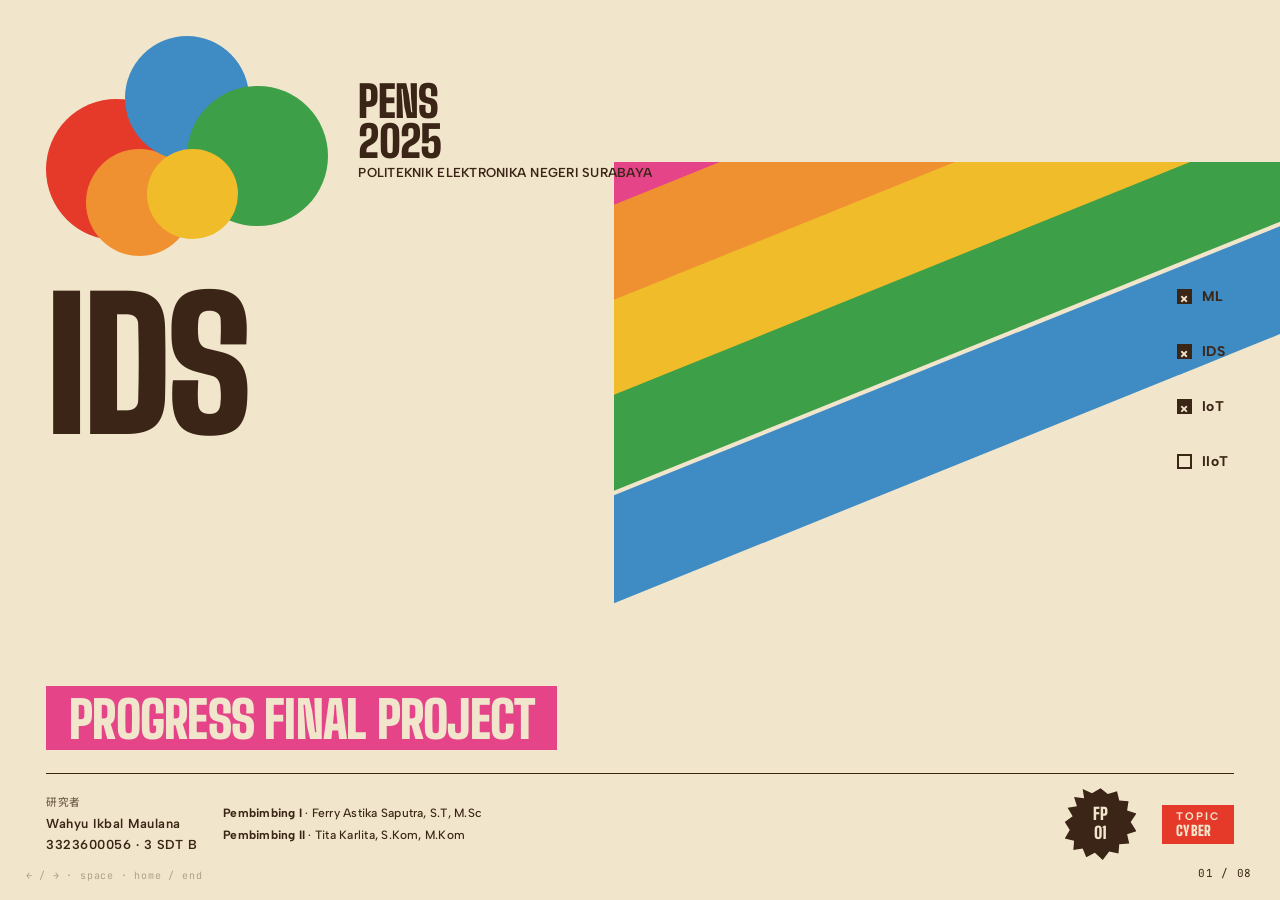
<file: documents/proposal/ciciot-presentation.html>
<!doctype html>
<html lang="id">
<head>
<meta charset="utf-8" />
<title>Cross-Dataset Evaluation IoT/IIoT IDS — Wahyu Ikbal Maulana</title>
<meta name="viewport" content="width=device-width, initial-scale=1" />
<link rel="preconnect" href="https://fonts.googleapis.com" />
<link rel="preconnect" href="https://fonts.gstatic.com" crossorigin />
<link href="https://fonts.googleapis.com/css2?family=Big+Shoulders+Display:wght@500;700;800;900&family=Albert+Sans:wght@400;500;600;700&family=JetBrains+Mono:wght@400;500&family=Noto+Sans+JP:wght@500;700&display=swap" rel="stylesheet" />
<style>
  /* ─── DESIGN TOKENS ────────────────────────────────────────── */
  :root {
    --paper:    #F1E6CB;
    --paper-dk: #E5D6B0;
    --ink:      #3A2516;
    --red:      #E5392A;
    --pink:     #E54489;
    --orange:   #F09131;
    --green:    #3D9F47;
    --blue:     #3F8BC4;
    --yellow:   #F0BC2A;
    --line:     #3A2516;
  }

  * { box-sizing: border-box; }
  html, body { margin: 0; padding: 0; height: 100%; background: #0e0e0e; }
  body { font-family: 'Albert Sans', 'Helvetica Neue', sans-serif; color: var(--ink); overflow: hidden; }

  .deck { position: fixed; inset: 0; display: grid; place-items: center; }
  .stage { position: relative; width: 100vw; height: 100vh; overflow: hidden; background: var(--paper); }
  .stage::before {
    content: ''; position: absolute; inset: 0; pointer-events: none; opacity: 0.16;
    background-image: radial-gradient(circle at 1px 1px, rgba(58,37,22,0.55) 1px, transparent 1.6px);
    background-size: 4px 4px; z-index: 1;
  }

  .slide { position: absolute; inset: 0; opacity: 0; pointer-events: none; transition: opacity 280ms ease; z-index: 2; }
  .slide.active { opacity: 1; pointer-events: auto; }

  /* TYPE SYSTEM */
  .disp     { font-family: 'Big Shoulders Display', sans-serif; font-weight: 900; line-height: 0.84; letter-spacing: -0.012em; }
  .disp-700 { font-family: 'Big Shoulders Display', sans-serif; font-weight: 700; line-height: 0.9;  letter-spacing: 0; }
  .micro    { font-family: 'Albert Sans', sans-serif; font-weight: 700; text-transform: uppercase; letter-spacing: 0.16em; }
  .body-tx  { font-family: 'Albert Sans', sans-serif; font-weight: 400; line-height: 1.5; }
  .mono     { font-family: 'JetBrains Mono', ui-monospace, monospace; font-weight: 400; }
  .jp       { font-family: 'Noto Sans JP', sans-serif; font-weight: 500; }

  .pagenum {
    position: absolute; right: clamp(24px, 2.2vw, 44px); bottom: clamp(20px, 2.2vh, 36px);
    font-family: 'JetBrains Mono', ui-monospace, monospace; font-size: clamp(11px, 0.82vw, 13px);
    color: var(--ink); letter-spacing: 0.06em; z-index: 9;
  }
  .nav-hint {
    position: fixed; left: clamp(20px, 2vw, 36px); bottom: clamp(16px, 2vh, 28px);
    font-family: 'JetBrains Mono', ui-monospace, monospace; font-size: clamp(10px, 0.75vw, 12px);
    color: var(--ink); letter-spacing: 0.08em; opacity: 0.36; z-index: 12; pointer-events: none;
  }

  /* DECORATIVE: petal-blob cluster */
  .petals { position: absolute; pointer-events: none; z-index: 3; }
  .petal  { position: absolute; border-radius: 50%; aspect-ratio: 1 / 1; }

  /* ════════════════════════════════════════════════════════════
     SLIDE 1 — COVER
     ════════════════════════════════════════════════════════════ */
  .s-cover { background: var(--paper); }
  .s-cover .petals { top: clamp(36px, 4vh, 64px); left: clamp(36px, 3.6vw, 72px); width: clamp(280px, 22vw, 380px); height: clamp(220px, 17.6vw, 304px); }
  .s-cover .petals .p1 { background: var(--red);    width: 50%; left: 0;   top: 28%; }
  .s-cover .petals .p2 { background: var(--orange); width: 38%; left: 14%; top: 50%; }
  .s-cover .petals .p3 { background: var(--blue);   width: 44%; left: 28%; top: 0;   }
  .s-cover .petals .p4 { background: var(--green);  width: 50%; left: 50%; top: 22%; }
  .s-cover .petals .p5 { background: var(--yellow); width: 32%; left: 36%; top: 50%; }
  .s-cover .brand { position: absolute; top: clamp(80px, 9vh, 140px); left: clamp(280px, 28vw, 460px); z-index: 5; }
  .s-cover .brand .b1 { font-family: 'Big Shoulders Display', sans-serif; font-weight: 900; font-size: clamp(32px, min(3.4vw, 5.4vh), 56px); color: var(--ink); line-height: 0.92; letter-spacing: -0.02em; }
  .s-cover .brand .b2 { margin-top: 4px; font-family: 'Albert Sans', sans-serif; font-weight: 600; font-size: clamp(13px, 0.96vw, 17px); color: var(--ink); letter-spacing: 0.02em; }
  .s-cover .hero { position: absolute; left: clamp(36px, 3.6vw, 72px); top: clamp(290px, 30vh, 440px); font-family: 'Big Shoulders Display', sans-serif; font-weight: 900; font-size: clamp(120px, min(14vw, 22vh), 280px); color: var(--ink); line-height: 0.84; letter-spacing: -0.025em; z-index: 4; }
  .s-cover .lockup { position: absolute; left: clamp(36px, 3.6vw, 72px); bottom: clamp(150px, 16vh, 240px); font-family: 'Big Shoulders Display', sans-serif; font-weight: 900; font-size: clamp(32px, min(4vw, 6.5vh), 72px); color: var(--paper); line-height: 0.9; letter-spacing: -0.015em; background: var(--pink); padding: clamp(8px, 1.2vh, 18px) clamp(18px, 1.8vw, 32px) clamp(6px, 0.8vh, 12px); z-index: 4; }
  .s-cover .ribbons { position: absolute; right: 0; top: clamp(160px, 18vh, 280px); bottom: clamp(180px, 18vh, 280px); width: 52%; z-index: 3; pointer-events: none; overflow: hidden; }
  .s-cover .ribbon { position: absolute; left: -20%; width: 160%; transform-origin: 0 50%; }
  .s-cover .ribbon.r-pink   { background: var(--pink); }
  .s-cover .ribbon.r-orange { background: var(--orange); }
  .s-cover .ribbon.r-yellow { background: var(--yellow); }
  .s-cover .ribbon.r-green  { background: var(--green); }
  .s-cover .ribbon.r-blue   { background: var(--blue); }
  .s-cover .specs { position: absolute; right: clamp(40px, 4vw, 80px); top: clamp(260px, 32vh, 440px); z-index: 6; display: flex; flex-direction: column; gap: clamp(38px, 4.2vh, 66px); }
  .s-cover .spec { font-family: 'Albert Sans', sans-serif; font-weight: 700; font-size: clamp(14px, 1.1vw, 20px); color: var(--ink); letter-spacing: 0.04em; display: flex; align-items: center; gap: 10px; }
  .s-cover .spec .box { display: inline-block; width: clamp(14px, 1.1vw, 20px); height: clamp(14px, 1.1vw, 20px); border: 2px solid var(--ink); background: transparent; }
  .s-cover .spec .box.checked { background: var(--ink); position: relative; }
  .s-cover .spec .box.checked::after { content: '×'; position: absolute; inset: 0; color: var(--paper); font-family: 'Big Shoulders Display', sans-serif; font-weight: 900; display: grid; place-items: center; font-size: 1.2em; line-height: 1; }
  .s-cover .cfooter { position: absolute; left: clamp(36px, 3.6vw, 72px); right: clamp(36px, 3.6vw, 72px); bottom: clamp(40px, 4vh, 72px); border-top: 1.5px solid var(--ink); padding-top: clamp(14px, 1.6vh, 22px); display: grid; grid-template-columns: auto 1fr auto auto; gap: clamp(20px, 2vw, 40px); align-items: center; z-index: 5; }
  .s-cover .cfooter .made { font-family: 'Albert Sans', sans-serif; font-weight: 600; font-size: clamp(13px, 0.9vw, 15px); color: var(--ink); letter-spacing: 0.04em; line-height: 1.65; }
  .s-cover .cfooter .made .jp-tag { font-family: 'Noto Sans JP', sans-serif; font-weight: 500; display: block; font-size: 0.82em; opacity: 0.65; margin-bottom: 2px; }
  .s-cover .cfooter .nr { display: flex; flex-direction: column; gap: 3px; font-family: 'Albert Sans', sans-serif; font-weight: 500; font-size: clamp(12px, 0.84vw, 14px); color: var(--ink); letter-spacing: 0.02em; line-height: 1.55; }
  .s-cover .cfooter .seal { position: relative; width: clamp(70px, 5.6vw, 96px); height: clamp(70px, 5.6vw, 96px); background: var(--ink); color: var(--paper); clip-path: polygon(50% 0%,60% 8%,73% 4%,76% 17%,89% 18%,87% 31%,100% 35%,92% 47%,100% 60%,87% 64%,90% 77%,76% 78%,75% 91%,62% 88%,53% 100%,42% 90%,30% 96%,25% 84%,12% 86%,13% 73%,0% 70%,7% 58%,0% 47%,11% 39%,4% 27%,17% 25%,13% 12%,27% 14%,25% 1%,38% 7%); display: grid; place-items: center; font-family: 'Big Shoulders Display', sans-serif; font-weight: 900; font-size: clamp(15px, 1.3vw, 20px); line-height: 1.15; text-align: center; }
  .s-cover .cfooter .stamp { position: relative; background: var(--red); color: var(--paper); padding: 6px 14px; font-family: 'Big Shoulders Display', sans-serif; font-weight: 900; font-size: clamp(14px, 1.1vw, 20px); transform: none; line-height: 1; letter-spacing: 0.02em; display: flex; flex-direction: column; gap: 2px; }
  .s-cover .cfooter .stamp .lab2 { font-family: 'Albert Sans', sans-serif; font-weight: 700; font-size: clamp(11px, 0.7vw, 12px); letter-spacing: 0.18em; line-height: 1; }

  /* ════════════════════════════════════════════════════════════
     SLIDE 2 — 5 WHY CHAIN (new layout, manifesto blob vocabulary)
     ════════════════════════════════════════════════════════════ */
  .s-why { background: var(--paper); }
  .s-why .blob { position: absolute; border-radius: 50%; z-index: 2; }
  .s-why .blob.b-red    { background: var(--red);    width: 9vmin;  height: 9vmin;  top: 5%;  left: 3%; }
  .s-why .blob.b-orange { background: var(--orange); width: 7vmin;  height: 7vmin;  top: 78%; left: 5%; }
  .s-why .blob.b-green  { background: var(--green);  width: 8vmin;  height: 8vmin;  top: 74%; left: 83%; }
  .s-why .blob.b-blue   { background: var(--blue);   width: 7vmin;  height: 7vmin;  top: 6%;  left: 84%; }
  .s-why .why-kicker { position: absolute; top: clamp(28px, 3.5vh, 54px); left: 50%; transform: translateX(-50%); font-family: 'Albert Sans', sans-serif; font-weight: 700; text-transform: uppercase; letter-spacing: 0.32em; font-size: clamp(11px, 0.85vw, 13px); color: var(--ink); z-index: 6; white-space: nowrap; }
  .s-why .why-chain { position: absolute; inset: clamp(72px, 9vh, 110px) clamp(36px, 3.6vw, 72px) clamp(48px, 6vh, 76px); z-index: 5; display: grid; grid-template-columns: repeat(5, 1fr); align-items: stretch; }
  .s-why .why-item { border: 1.5px solid var(--ink); background: var(--paper); display: flex; flex-direction: column; overflow: hidden; margin-right: -1.5px; }
  .s-why .why-item:last-child { margin-right: 0; }
  .s-why .wi-strip { height: clamp(14px, 1.8vh, 24px); flex-shrink: 0; }
  .s-why .why-item:nth-child(1) .wi-strip { background: var(--red); }
  .s-why .why-item:nth-child(2) .wi-strip { background: var(--orange); }
  .s-why .why-item:nth-child(3) .wi-strip { background: var(--yellow); }
  .s-why .why-item:nth-child(4) .wi-strip { background: var(--green); }
  .s-why .why-item:nth-child(5) .wi-strip { background: var(--blue); }
  .s-why .wi-num { font-family: 'Big Shoulders Display', sans-serif; font-weight: 900; font-size: clamp(52px, min(5.2vw, 8vh), 100px); line-height: 0.84; letter-spacing: -0.02em; padding: clamp(10px, 1.2vw, 16px) clamp(12px, 1.3vw, 18px) 0; flex-shrink: 0; }
  .s-why .why-item:nth-child(1) .wi-num { color: var(--red); }
  .s-why .why-item:nth-child(2) .wi-num { color: var(--orange); }
  .s-why .why-item:nth-child(3) .wi-num { color: var(--yellow); }
  .s-why .why-item:nth-child(4) .wi-num { color: var(--green); }
  .s-why .why-item:nth-child(5) .wi-num { color: var(--blue); }
  .s-why .wi-body { padding: clamp(6px, 0.9vh, 12px) clamp(12px, 1.3vw, 18px) clamp(12px, 1.6vh, 20px); display: flex; flex-direction: column; gap: clamp(5px, 0.7vh, 9px); flex: 1; }
  .s-why .wi-lbl { font-family: 'Albert Sans', sans-serif; font-weight: 700; text-transform: uppercase; letter-spacing: 0.14em; font-size: clamp(10px, 0.78vw, 12px); color: var(--ink); }
  .s-why .wi-title { font-family: 'Big Shoulders Display', sans-serif; font-weight: 700; font-size: clamp(14px, 1.4vw, 22px); line-height: 1.05; color: var(--ink); letter-spacing: -0.01em; }
  .s-why .wi-desc { font-family: 'Albert Sans', sans-serif; font-size: clamp(11px, 0.85vw, 14px); line-height: 1.45; color: var(--ink); opacity: 0.82; flex: 1; }
  .s-why .wi-mono { font-family: 'JetBrains Mono', ui-monospace, monospace; font-size: clamp(9px, 0.68vw, 11px); color: var(--ink); opacity: 0.52; letter-spacing: 0.04em; border-top: 1px dashed var(--ink); padding-top: clamp(6px, 0.8vh, 10px); margin-top: auto; }

  /* ════════════════════════════════════════════════════════════
     SLIDE 3 & 4 — CATALOGUE GRID
     ════════════════════════════════════════════════════════════ */
  .s-catalogue { background: var(--paper); }
  .s-catalogue .frame { position: absolute; inset: clamp(36px, 3.6vw, 72px) clamp(36px, 3.6vw, 72px) clamp(72px, 7vh, 110px); display: grid; grid-template-rows: auto 1fr; gap: clamp(20px, 2.2vh, 36px); z-index: 4; }
  .s-catalogue .topbar { display: flex; align-items: end; justify-content: space-between; border-bottom: 1.5px solid var(--ink); padding-bottom: clamp(12px, 1.4vh, 22px); gap: 30px; }
  .s-catalogue .topbar .ttl { font-family: 'Big Shoulders Display', sans-serif; font-weight: 900; font-size: clamp(52px, min(5.6vw, 9vh), 100px); line-height: 0.9; letter-spacing: -0.018em; color: var(--ink); }
  .s-catalogue .topbar .ttl em { color: var(--red); font-style: normal; }
  .s-catalogue .topbar .lab { font-family: 'Albert Sans', sans-serif; font-weight: 700; text-transform: uppercase; letter-spacing: 0.18em; font-size: clamp(12px, 0.9vw, 14px); color: var(--ink); text-align: right; }
  .s-catalogue .grid { display: grid; grid-template-columns: repeat(4, 1fr); gap: clamp(16px, 1.6vw, 26px); }
  .s-catalogue .grid.col-2 { grid-template-columns: repeat(2, 1fr); }
  .s-catalogue .card { background: var(--paper); border: 1.5px solid var(--ink); display: flex; flex-direction: column; overflow: hidden; }
  .s-catalogue .card .topstrip { height: clamp(18px, 2vh, 32px); }
  .s-catalogue .card.c-red    .topstrip { background: var(--red); }
  .s-catalogue .card.c-pink   .topstrip { background: var(--pink); }
  .s-catalogue .card.c-orange .topstrip { background: var(--orange); }
  .s-catalogue .card.c-blue   .topstrip { background: var(--blue); }
  .s-catalogue .card.c-green  .topstrip { background: var(--green); }
  .s-catalogue .card.c-yellow .topstrip { background: var(--yellow); }
  .s-catalogue .card .body { padding: clamp(16px, 1.7vw, 24px) clamp(14px, 1.4vw, 20px); display: flex; flex-direction: column; gap: clamp(10px, 1.2vh, 16px); flex: 1; }
  .s-catalogue .card .nm { font-family: 'Big Shoulders Display', sans-serif; font-weight: 900; font-size: clamp(28px, min(2.6vw, 4.6vh), 48px); line-height: 0.94; color: var(--ink); letter-spacing: -0.012em; }
  .s-catalogue .card .desc { font-family: 'Albert Sans', sans-serif; font-size: clamp(14px, 0.95vw, 16px); line-height: 1.45; color: var(--ink); flex: 1; }
  .s-catalogue .card .specs { border-top: 1px dashed var(--ink); padding-top: clamp(8px, 1vh, 14px); display: flex; flex-direction: column; gap: 4px; font-family: 'JetBrains Mono', ui-monospace, monospace; font-size: clamp(11px, 0.78vw, 13px); color: var(--ink); letter-spacing: 0.02em; }
  .s-catalogue .card .specs .row { display: flex; justify-content: space-between; gap: 8px; }
  .s-catalogue .card .specs .row .k { opacity: 0.65; }

  /* ════════════════════════════════════════════════════════════
     SLIDE 5 — STRIPE SPREAD (Previous Work)
     ════════════════════════════════════════════════════════════ */
  .s-stripe { background: var(--paper); }
  .s-stripe .ribbon-stack { position: absolute; inset: 0; pointer-events: none; z-index: 2; overflow: hidden; }
  .s-stripe .ribbon-stack .rib { position: absolute; height: clamp(40px, 6vh, 96px); width: 160%; left: -20%; transform-origin: 50% 50%; transform: rotate(-22deg); }
  .s-stripe .ribbon-stack .rib.r1 { background: var(--pink);   top: 18%; }
  .s-stripe .ribbon-stack .rib.r2 { background: var(--orange); top: 30%; }
  .s-stripe .ribbon-stack .rib.r3 { background: var(--yellow); top: 42%; }
  .s-stripe .ribbon-stack .rib.r4 { background: var(--green);  top: 54%; }
  .s-stripe .ribbon-stack .rib.r5 { background: var(--blue);   top: 66%; }
  .s-stripe .quote-wrap { position: absolute; left: clamp(40px, 4vw, 80px); right: clamp(40px, 4vw, 80px); top: 50%; transform: translateY(-50%); z-index: 5; display: flex; flex-direction: column; align-items: flex-start; gap: clamp(16px, 2vh, 28px); }
  .s-stripe .qkicker { background: var(--paper); padding: clamp(6px, 0.8vh, 12px) clamp(14px, 1.4vw, 22px); border: 1.5px solid var(--ink); font-family: 'Albert Sans', sans-serif; font-weight: 700; text-transform: uppercase; letter-spacing: 0.2em; font-size: clamp(12px, 0.9vw, 14px); color: var(--ink); }
  .s-stripe .qbody { background: var(--paper); padding: clamp(20px, 2.4vh, 40px) clamp(28px, 2.6vw, 48px); border: 1.5px solid var(--ink); box-shadow: 8px 8px 0 var(--ink); max-width: 82%; font-family: 'Big Shoulders Display', sans-serif; font-weight: 900; font-size: clamp(44px, min(5vw, 8.5vh), 100px); line-height: 0.92; color: var(--ink); letter-spacing: -0.018em; }
  .s-stripe .qbody em { color: var(--red); font-style: normal; }
  .s-stripe .qattr { background: var(--ink); color: var(--paper); padding: clamp(8px, 1vh, 14px) clamp(14px, 1.4vw, 22px); font-family: 'JetBrains Mono', ui-monospace, monospace; font-size: clamp(12px, 0.85vw, 14px); letter-spacing: 0.04em; }

  /* ════════════════════════════════════════════════════════════
     SLIDE 6 — DATA / EQ BARS (System Design)
     ════════════════════════════════════════════════════════════ */
  .s-data { background: var(--paper); }
  .s-data .frame { position: absolute; inset: clamp(36px, 3.6vw, 72px) clamp(36px, 3.6vw, 72px) clamp(72px, 7vh, 110px); display: grid; grid-template-rows: auto 1fr; gap: clamp(18px, 2vh, 32px); z-index: 4; }
  .s-data .topbar { display: flex; align-items: end; justify-content: space-between; border-bottom: 1.5px solid var(--ink); padding-bottom: clamp(12px, 1.4vh, 22px); gap: 30px; }
  .s-data .topbar .ttl { font-family: 'Big Shoulders Display', sans-serif; font-weight: 900; font-size: clamp(48px, min(5vw, 8.5vh), 96px); line-height: 0.9; letter-spacing: -0.014em; color: var(--ink); }
  .s-data .topbar .lab { font-family: 'Albert Sans', sans-serif; font-weight: 700; text-transform: uppercase; letter-spacing: 0.18em; font-size: clamp(12px, 0.9vw, 14px); color: var(--ink); text-align: right; }
  .s-data .body { display: grid; grid-template-columns: 0.9fr 1.6fr; gap: clamp(28px, 3vw, 56px); }
  .s-data .col-a { display: flex; flex-direction: column; justify-content: center; gap: clamp(20px, 2.4vh, 36px); }
  .s-data .stat .vbig { font-family: 'Big Shoulders Display', sans-serif; font-weight: 900; font-size: clamp(90px, min(9vw, 15vh), 200px); line-height: 0.86; color: var(--red); letter-spacing: -0.025em; }
  .s-data .stat .vbig sub { font-size: 0.34em; vertical-align: baseline; color: var(--ink); letter-spacing: 0; margin-left: 8px; }
  .s-data .stat .lab-tag { font-family: 'Albert Sans', sans-serif; font-weight: 700; text-transform: uppercase; letter-spacing: 0.16em; font-size: clamp(13px, 0.95vw, 15px); color: var(--ink); margin-top: 6px; }
  .s-data .stat .desc { font-family: 'Albert Sans', sans-serif; font-size: clamp(14px, 1vw, 17px); line-height: 1.5; color: var(--ink); max-width: 30ch; margin-top: 6px; }
  .s-data .eq { border: 1.5px solid var(--ink); background: var(--paper); padding: clamp(18px, 2vw, 28px) clamp(20px, 2vw, 28px) clamp(14px, 1.6vh, 22px); display: grid; grid-template-rows: 1fr auto; gap: clamp(10px, 1.2vh, 18px); overflow: hidden; }
  .s-data .eq .bars { display: grid; grid-template-columns: repeat(8, 1fr); gap: clamp(8px, 1vw, 16px); align-items: end; height: 100%; }
  .s-data .eq .bcol { display: flex; flex-direction: column-reverse; justify-content: start; height: 100%; gap: clamp(4px, 0.6vh, 8px); }
  .s-data .eq .bcol .seg { flex: 1 1 0; min-height: 12px; background: rgba(58,37,22,0.10); border: 1px solid rgba(58,37,22,0.22); }
  .s-data .eq .bcol[data-c="r"] .seg.on { background: var(--red);    border-color: var(--red); }
  .s-data .eq .bcol[data-c="p"] .seg.on { background: var(--pink);   border-color: var(--pink); }
  .s-data .eq .bcol[data-c="o"] .seg.on { background: var(--orange); border-color: var(--orange); }
  .s-data .eq .bcol[data-c="y"] .seg.on { background: var(--yellow); border-color: var(--yellow); }
  .s-data .eq .bcol[data-c="g"] .seg.on { background: var(--green);  border-color: var(--green); }
  .s-data .eq .bcol[data-c="b"] .seg.on { background: var(--blue);   border-color: var(--blue); }
  .s-data .eq .ticks { display: grid; grid-template-columns: repeat(8, 1fr); gap: clamp(8px, 1vw, 16px); border-top: 1px solid var(--ink); padding-top: clamp(8px, 1vh, 14px); }
  .s-data .eq .ticks .ticklab { font-family: 'JetBrains Mono', ui-monospace, monospace; font-size: clamp(10px, 0.78vw, 12px); color: var(--ink); letter-spacing: 0.04em; text-align: center; }

  /* ════════════════════════════════════════════════════════════
     SLIDE 7 — TIMELINE (calendar / ledger)
     ════════════════════════════════════════════════════════════ */
  .s-cal { background: var(--paper); }
  .s-cal .frame { position: absolute; inset: clamp(36px, 3.6vw, 72px) clamp(36px, 3.6vw, 72px) clamp(72px, 7vh, 110px); display: flex; flex-direction: column; z-index: 4; }
  .s-cal .topbar { display: flex; align-items: end; justify-content: space-between; border-bottom: 1.5px solid var(--ink); padding-bottom: clamp(12px, 1.4vh, 22px); gap: 30px; margin-bottom: clamp(14px, 1.6vh, 24px); }
  .s-cal .topbar .ttl { font-family: 'Big Shoulders Display', sans-serif; font-weight: 900; font-size: clamp(48px, min(5vw, 8.5vh), 96px); line-height: 0.9; letter-spacing: -0.014em; color: var(--ink); }
  .s-cal .topbar .lab { font-family: 'Albert Sans', sans-serif; font-weight: 700; text-transform: uppercase; letter-spacing: 0.18em; font-size: clamp(12px, 0.9vw, 14px); color: var(--ink); text-align: right; }
  .s-cal .note { font-family: 'Albert Sans', sans-serif; font-size: clamp(14px, 1vw, 17px); line-height: 1.45; color: rgba(58,37,22,0.82); max-width: 980px; margin-bottom: clamp(12px, 1.5vh, 20px); }
  .s-cal .ledger { display: flex; flex-direction: column; gap: 0; flex: 1; border-top: 1px solid rgba(58,37,22,0.22); }
  .s-cal .row { display: grid; grid-template-columns: 178px 1.05fr 1.7fr; gap: clamp(12px, 1.4vw, 24px); align-items: start; padding: clamp(14px, 1.6vh, 20px) 0; border-bottom: 1px solid rgba(58,37,22,0.22); }
  .s-cal .row.headrow { border-bottom: 1.5px solid var(--ink); padding: 10px 0 12px; }
  .s-cal .row.headrow > div { font-family: 'Albert Sans', sans-serif; font-weight: 700; text-transform: uppercase; letter-spacing: 0.18em; font-size: clamp(11px, 0.75vw, 12px); color: var(--ink); }
  .s-cal .row.active-row { background: rgba(58,37,22,0.04); }
  .s-cal .date-tag { font-family: 'JetBrains Mono', ui-monospace, monospace; font-size: clamp(12px, 0.9vw, 14px); color: var(--ink); letter-spacing: 0.02em; }
  .s-cal .ttl-row { font-family: 'Big Shoulders Display', sans-serif; font-weight: 700; font-size: clamp(20px, 1.7vw, 30px); line-height: 1.05; color: var(--ink); letter-spacing: -0.01em; }
  .s-cal .ttl-row em { color: var(--red); font-style: normal; }
  .s-cal .ven { font-family: 'Albert Sans', sans-serif; font-size: clamp(13px, 0.98vw, 15px); color: var(--ink); line-height: 1.45; }

  /* ════════════════════════════════════════════════════════════
     SLIDE 8 — COLOPHON / CLOSING
     ════════════════════════════════════════════════════════════ */
  .s-colophon { background: var(--paper); }
  .s-colophon .ribbons { position: absolute; left: 0; top: clamp(140px, 16vh, 240px); bottom: clamp(160px, 16vh, 260px); width: 60%; z-index: 3; pointer-events: none; overflow: hidden; }
  .s-colophon .ribbon { position: absolute; right: -20%; width: 160%; transform-origin: 100% 50%; }
  .s-colophon .ribbon.r-pink   { background: var(--pink); }
  .s-colophon .ribbon.r-orange { background: var(--orange); }
  .s-colophon .ribbon.r-yellow { background: var(--yellow); }
  .s-colophon .ribbon.r-green  { background: var(--green); }
  .s-colophon .ribbon.r-blue   { background: var(--blue); }
  .s-colophon .col-petals { position: absolute; bottom: clamp(80px, 9vh, 140px); right: clamp(40px, 4vw, 80px); width: clamp(180px, 18vw, 280px); height: clamp(140px, 14vw, 220px); pointer-events: none; z-index: 4; }
  .s-colophon .col-petals .p1 { background: var(--red);    width: 50%; left: 0;   top: 28%; }
  .s-colophon .col-petals .p2 { background: var(--orange); width: 38%; left: 16%; top: 50%; }
  .s-colophon .col-petals .p3 { background: var(--green);  width: 44%; left: 30%; top: 0;   }
  .s-colophon .col-petals .p4 { background: var(--blue);   width: 50%; left: 50%; top: 22%; }
  .s-colophon .titlewrap { position: absolute; left: clamp(36px, 3.6vw, 72px); top: clamp(40px, 5vh, 96px); z-index: 5; max-width: 92%; }
  .s-colophon .ktag { font-family: 'Albert Sans', sans-serif; font-weight: 700; text-transform: uppercase; letter-spacing: 0.22em; font-size: clamp(12px, 0.9vw, 14px); color: var(--ink); margin-bottom: clamp(14px, 1.6vh, 24px); }
  .s-colophon .ttl { font-family: 'Big Shoulders Display', sans-serif; font-weight: 900; font-size: clamp(80px, min(9vw, 14vh), 180px); line-height: 0.86; color: var(--ink); letter-spacing: -0.022em; }
  .s-colophon .col-footer { position: absolute; left: clamp(36px, 3.6vw, 72px); bottom: clamp(70px, 8vh, 110px); right: clamp(220px, 22vw, 320px); display: grid; grid-template-columns: 1.1fr 1fr 1.1fr; gap: clamp(20px, 2.4vw, 44px); z-index: 5; }
  .s-colophon .col-footer > div { border-top: 1.5px solid var(--ink); padding-top: clamp(10px, 1.2vh, 16px); }
  .s-colophon .col-footer .ftag { text-transform: uppercase; letter-spacing: 0.18em; font-weight: 700; font-size: clamp(11px, 0.78vw, 13px); margin-bottom: 6px; color: var(--ink); }
  .s-colophon .col-footer .ftxt { font-family: 'Albert Sans', sans-serif; font-size: clamp(14px, 0.95vw, 15px); line-height: 1.5; color: var(--ink); }
  .s-colophon .seal-stack { position: absolute; right: clamp(40px, 4vw, 80px); top: clamp(40px, 5vh, 96px); display: flex; flex-direction: column; gap: 14px; align-items: end; z-index: 6; }
  .s-colophon .seal { width: clamp(92px, 7.4vw, 130px); height: clamp(92px, 7.4vw, 130px); background: var(--ink); color: var(--paper); clip-path: polygon(50% 0%,60% 8%,73% 4%,76% 17%,89% 18%,87% 31%,100% 35%,92% 47%,100% 60%,87% 64%,90% 77%,76% 78%,75% 91%,62% 88%,53% 100%,42% 90%,30% 96%,25% 84%,12% 86%,13% 73%,0% 70%,7% 58%,0% 47%,11% 39%,4% 27%,17% 25%,13% 12%,27% 14%,25% 1%,38% 7%); display: grid; place-items: center; font-family: 'Big Shoulders Display', sans-serif; font-weight: 900; font-size: clamp(28px, 2.4vw, 42px); line-height: 0.9; letter-spacing: -0.01em; text-align: center; }
  .s-colophon .red-stamp { background: var(--red); color: var(--paper); padding: clamp(8px, 1vh, 14px) clamp(14px, 1.4vw, 22px); font-family: 'Big Shoulders Display', sans-serif; font-weight: 900; font-size: clamp(20px, 1.6vw, 28px); line-height: 1; letter-spacing: 0.02em; transform: rotate(-3deg); }
</style>
</head>
<body>

<div class="deck">
  <div class="stage">

    <!-- ═══════════════════════════════════════════════════════
         1 / COVER
         ═══════════════════════════════════════════════════════ -->
    <section class="slide s-cover active" aria-label="Cover">

      <div class="petals" aria-hidden="true">
        <div class="petal p1"></div><div class="petal p2"></div><div class="petal p3"></div>
        <div class="petal p4"></div><div class="petal p5"></div>
      </div>

      <div class="brand">
        <div class="b1">PENS<br/>2025</div>
        <div class="b2">POLITEKNIK ELEKTRONIKA NEGERI SURABAYA</div>
      </div>

      <div class="ribbons" aria-hidden="true">
        <div class="ribbon r-pink"   style="top: 0%;  height: 18%; transform: rotate(-22deg);"></div>
        <div class="ribbon r-orange" style="top: 18%; height: 16%; transform: rotate(-22deg);"></div>
        <div class="ribbon r-yellow" style="top: 35%; height: 16%; transform: rotate(-22deg);"></div>
        <div class="ribbon r-green"  style="top: 52%; height: 16%; transform: rotate(-22deg);"></div>
        <div class="ribbon r-blue"   style="top: 70%; height: 18%; transform: rotate(-22deg);"></div>
      </div>

      <div class="hero">IDS</div>

      <div class="lockup">PROGRESS FINAL PROJECT</div>

      <div class="specs">
        <div class="spec caption"><span class="box checked"></span><span>ML</span></div>
        <div class="spec caption"><span class="box checked"></span><span>IDS</span></div>
        <div class="spec caption"><span class="box checked"></span><span>IoT</span></div>
        <div class="spec caption"><span class="box"></span><span>IIoT</span></div>
      </div>

      <div class="cfooter">
        <div class="made caption">
          <span class="jp-tag caption">研究者</span>
          Wahyu Ikbal Maulana<br/>
          3323600056 · 3 SDT B
        </div>
        <div class="nr caption">
          <span><strong>Pembimbing I</strong> · Ferry Astika Saputra, S.T, M.Sc</span>
          <span><strong>Pembimbing II</strong> · Tita Karlita, S.Kom, M.Kom</span>
        </div>
        <div class="seal caption">FP<br/>01</div>
        <div class="stamp caption">
          <div class="lab2 caption">TOPIC</div>
          <div>CYBER</div>
        </div>
      </div>

      <div class="pagenum">01 / 08</div>
    </section>

    <!-- ═══════════════════════════════════════════════════════
         2 / 5 WHY — Research Motivation
         ═══════════════════════════════════════════════════════ -->
    <section class="slide s-why" aria-label="5 WHY – Motivasi Penelitian">

      <div class="why-kicker caption">Mengapa penelitian ini ada · 5 alasan yang saling terhubung</div>

      <div class="blob b-red"    aria-hidden="true"></div>
      <div class="blob b-orange" aria-hidden="true"></div>
      <div class="blob b-green"  aria-hidden="true"></div>
      <div class="blob b-blue"   aria-hidden="true"></div>

      <div class="why-chain">

        <div class="why-item">
          <div class="wi-strip"></div>
          <div class="wi-num">1</div>
          <div class="wi-body">
            <div class="wi-lbl caption">New Dataset</div>
            <div class="wi-title">CIC IIoT 2025 Lahir</div>
            <div class="wi-desc">Dataset IIoT terbaru — sensor time-series + trafik jaringan tersinkron. 50 jenis serangan, 7 kategori, 40 perangkat industri. Lebih representatif dari pendahulunya.</div>
            <div class="wi-mono caption">unb.ca/cic · IIoT-Dataset-2025</div>
          </div>
        </div>

        <div class="why-item">
          <div class="wi-strip"></div>
          <div class="wi-num">2</div>
          <div class="wi-body">
            <div class="wi-lbl caption">Threat Landscape</div>
            <div class="wi-title">820K Serangan / Hari</div>
            <div class="wi-desc">Naik 46% dari tahun sebelumnya (ORDR). Ekosistem IoT terus berkembang — perangkat makin banyak, celah keamanan meluas, data lama tidak cukup representatif.</div>
            <div class="wi-mono caption">ordr.net · IoT Security Statistics</div>
          </div>
        </div>

        <div class="why-item">
          <div class="wi-strip"></div>
          <div class="wi-num">3</div>
          <div class="wi-body">
            <div class="wi-lbl caption">Data Lama Bias</div>
            <div class="wi-title">97.7% Class Imbalance</div>
            <div class="wi-desc">CICIoT2023 didominasi traffic serangan sampai 97.7%. Akurasi 99% terlihat bagus, tapi model sebenarnya hanya menebak kelas mayoritas — tidak benar-benar belajar.</div>
            <div class="wi-mono caption">CICIoT2023 · class analysis</div>
          </div>
        </div>

        <div class="why-item">
          <div class="wi-strip"></div>
          <div class="wi-num">4</div>
          <div class="wi-body">
            <div class="wi-lbl caption">ML Implementation</div>
            <div class="wi-title">Dataset → Model IDS</div>
            <div class="wi-desc">CIC IIoT 2025 relevan sebagai benchmark ML untuk IDS. Namun data keamanan IoT kompleks — multi-class performance jauh di bawah binary classification.</div>
            <div class="wi-mono caption">Feature Selection · IDS · Benchmark</div>
          </div>
        </div>

        <div class="why-item">
          <div class="wi-strip"></div>
          <div class="wi-num">5</div>
          <div class="wi-body">
            <div class="wi-lbl caption">Generalization</div>
            <div class="wi-title">Cross-Dataset Eval</div>
            <div class="wi-desc">Model bagus di satu dataset belum tentu generalisasi ke domain lain. Evaluasi lintas dataset membuktikan model belajar pola serangan umum, bukan hafal data latih.</div>
            <div class="wi-mono caption">Cross-domain · Generalization · IDS</div>
          </div>
        </div>

      </div>

      <div class="pagenum">02 / 08</div>
    </section>

    <!-- ═══════════════════════════════════════════════════════
         3 / DATASET COMPARISON
         ═══════════════════════════════════════════════════════ -->
    <section class="slide s-catalogue" aria-label="Dataset Comparison">
      <div class="frame">
        <div class="topbar">
          <div class="ttl">Dataset <em>Comparison</em></div>
          <div class="lab caption">CIC IoT 2023 · versus · CIC IIoT 2025 (DataSense)</div>
        </div>
        <div class="grid col-2">

          <div class="card c-orange">
            <div class="topstrip"></div>
            <div class="body">
              <div class="nm">CIC IoT<br/>2023</div>
              <div class="desc">Benchmark keamanan jaringan IoT umum. Topologi dengan 105 perangkat IoT nyata — smart home, office, campus. Baseline utama di banyak penelitian IDS berbasis trafik jaringan.</div>
              <div class="specs">
                <div class="row"><span class="k caption">FOKUS</span><span class="caption">IoT umum · smart environment</span></div>
                <div class="row"><span class="k caption">PERANGKAT</span><span class="caption">105 perangkat IoT nyata</span></div>
                <div class="row"><span class="k caption">MODALITAS</span><span class="caption">Trafik jaringan (flow / packet)</span></div>
                <div class="row"><span class="k caption">SERANGAN</span><span class="caption">33 jenis · 7 kategori</span></div>
                <div class="row"><span class="k caption">FITUR</span><span class="caption">~48 fitur per flow</span></div>
                <div class="row"><span class="k caption">LABEL</span><span class="caption">Benign vs 33 attack labels</span></div>
                <div class="row"><span class="k caption">MASALAH</span><span class="caption">Class imbalance 97.7%</span></div>
              </div>
            </div>
          </div>

          <div class="card c-blue">
            <div class="topstrip"></div>
            <div class="body">
              <div class="nm">CIC IIoT<br/>2025</div>
              <div class="desc">Benchmark Industrial IoT generasi terbaru. Menggabungkan sensor time-series dan trafik jaringan yang tersinkron — lebih dekat ke kondisi industri nyata, lebih kaya fitur.</div>
              <div class="specs">
                <div class="row"><span class="k caption">FOKUS</span><span class="caption">Industrial IoT · sensor + jaringan</span></div>
                <div class="row"><span class="k caption">PERANGKAT</span><span class="caption">40 perangkat IIoT beragam</span></div>
                <div class="row"><span class="k caption">MODALITAS</span><span class="caption">Sensor time-series + trafik</span></div>
                <div class="row"><span class="k caption">SERANGAN</span><span class="caption">50 jenis · 7 kategori</span></div>
                <div class="row"><span class="k caption">FITUR</span><span class="caption">Multi-fitur sensor + jaringan</span></div>
                <div class="row"><span class="k caption">LABEL</span><span class="caption">Benign vs 50 attack types</span></div>
                <div class="row"><span class="k caption">DESAIN</span><span class="caption">Multi-objektif: akurasi vs resource</span></div>
              </div>
            </div>
          </div>

        </div>
      </div>
      <div class="pagenum">03 / 08</div>
    </section>

    <!-- ═══════════════════════════════════════════════════════
         4 / RELATED WORKS
         ═══════════════════════════════════════════════════════ -->
    <section class="slide s-catalogue" aria-label="Related Works">
      <div class="frame">
        <div class="topbar">
          <div class="ttl">Related <em>Works</em></div>
          <div class="lab caption">Referensi workflow · peneliti sebelumnya · handling CICIoT2023</div>
        </div>
        <div class="grid">

          <div class="card c-red">
            <div class="topstrip"></div>
            <div class="body">
              <div class="nm">Feature<br/>Engineering</div>
              <div class="desc">Raw traffic → variance threshold → correlation filter → 48-fitur subset. PCA untuk dimensionality reduction sebelum klasifikasi. Fokus pada efisiensi komputasi.</div>
              <div class="specs">
                <div class="row"><span class="k caption">INPUT</span><span class="caption">Raw packet capture</span></div>
                <div class="row"><span class="k caption">SELECTION</span><span class="caption">Variance + Correlation</span></div>
                <div class="row"><span class="k caption">REDUCTION</span><span class="caption">PCA · Subset</span></div>
                <div class="row"><span class="k caption">CLASSIFIER</span><span class="caption">Random Forest · SVM</span></div>
              </div>
            </div>
          </div>

          <div class="card c-pink">
            <div class="topstrip"></div>
            <div class="body">
              <div class="nm">Ensemble<br/>Learning</div>
              <div class="desc">Multiple base classifiers (RF, DT, SVM, NB) → majority voting atau stacking → ensemble decision. Imbalance ditangani dengan SMOTE atau class weighting.</div>
              <div class="specs">
                <div class="row"><span class="k caption">BASE</span><span class="caption">RF · DT · SVM · NB</span></div>
                <div class="row"><span class="k caption">COMBINE</span><span class="caption">Voting · Stacking</span></div>
                <div class="row"><span class="k caption">IMBALANCE</span><span class="caption">SMOTE · Class weight</span></div>
                <div class="row"><span class="k caption">EVAL</span><span class="caption">Precision · Recall · F1</span></div>
              </div>
            </div>
          </div>

          <div class="card c-orange">
            <div class="topstrip"></div>
            <div class="body">
              <div class="nm">Deep<br/>Learning</div>
              <div class="desc">Normalisasi flow → LSTM/CNN untuk deteksi sequential. Autoencoder untuk anomaly detection pada traffic IoT terenkripsi atau tidak berlabel.</div>
              <div class="specs">
                <div class="row"><span class="k caption">INPUT</span><span class="caption">Time-series network flow</span></div>
                <div class="row"><span class="k caption">MODEL</span><span class="caption">LSTM · CNN · Autoencoder</span></div>
                <div class="row"><span class="k caption">TASK</span><span class="caption">Anomaly · Classification</span></div>
                <div class="row"><span class="k caption">EDGE</span><span class="caption">Encrypted traffic</span></div>
              </div>
            </div>
          </div>

          <div class="card c-blue">
            <div class="topstrip"></div>
            <div class="body">
              <div class="nm">Cross-<br/>Validation</div>
              <div class="desc">Stratified k-fold CV dengan per-class metrics. Beberapa studi menambahkan cross-dataset test untuk generalisasi ke environment lain.</div>
              <div class="specs">
                <div class="row"><span class="k caption">EVAL</span><span class="caption">Stratified k-fold CV</span></div>
                <div class="row"><span class="k caption">METRICS</span><span class="caption">Precision · Recall · F1</span></div>
                <div class="row"><span class="k caption">EXTRA</span><span class="caption">Cross-dataset validation</span></div>
                <div class="row"><span class="k caption">REPORT</span><span class="caption">Confusion matrix · ROC</span></div>
              </div>
            </div>
          </div>

        </div>
      </div>
      <div class="pagenum">04 / 08</div>
    </section>

    <!-- ═══════════════════════════════════════════════════════
         5 / PREVIOUS WORK — Semester 3
         ═══════════════════════════════════════════════════════ -->
    <section class="slide s-stripe" aria-label="Previous Work – Semester 3">
      <div class="ribbon-stack" aria-hidden="true">
        <div class="rib r1"></div><div class="rib r2"></div><div class="rib r3"></div>
        <div class="rib r4"></div><div class="rib r5"></div>
      </div>
      <div class="quote-wrap">
        <div class="qkicker caption">Pengerjaan sebelumnya · Semester 3 · 3 SDT B</div>
        <h2 class="qbody">Ensemble Learning pada <em>CIC IoT 2023</em></h2>
        <div class="qattr caption">Komparasi 7 algoritma ML — Random Forest · XGBoost · SVM · KNN · Logistic Regression · Naive Bayes · Decision Tree → Ensemble · CICIoT2023 · PENS</div>
      </div>
      <div class="pagenum">05 / 08</div>
    </section>

    <!-- ═══════════════════════════════════════════════════════
         6 / SYSTEM DESIGN
         ═══════════════════════════════════════════════════════ -->
    <section class="slide s-data" aria-label="System Design">
      <div class="frame">
        <div class="topbar">
          <div class="ttl">Arsitektur <em style="color:var(--red);font-style:normal;">Sistem</em></div>
          <div class="lab caption">Proposed pipeline · CICIoT2023 + CIC IIoT 2025 · cross-dataset evaluation</div>
        </div>
        <div class="body">
          <div class="col-a">
            <div class="stat">
              <div class="vbig" style="color:var(--blue);">2×<sub style="color:var(--ink);">DS</sub></div>
              <div class="lab-tag caption">Dual Dataset</div>
              <div class="desc">Dua dataset digunakan secara paralel — satu untuk train, satu untuk cross-test. Model lama (Semester 3) tetap dipertahankan sebagai pembanding baseline.</div>
            </div>
            <div class="stat">
              <div class="vbig" style="font-size:clamp(48px,min(5vw,8vh),100px); color:var(--green);">GEN<sub style="color:var(--ink);font-size:0.35em;">ERAL</sub></div>
              <div class="lab-tag caption">Target Akhir</div>
              <div class="desc">Menemukan kombinasi feature selection + model yang paling generalisasi lintas domain IoT berbeda.</div>
            </div>
          </div>

          <div class="eq">
            <div class="bars">
              <div class="bcol" data-c="o" title="CICIoT2023">
                <div class="seg on"></div><div class="seg on"></div><div class="seg on"></div>
                <div class="seg"></div><div class="seg"></div><div class="seg"></div>
              </div>
              <div class="bcol" data-c="b" title="CIC IIoT 2025">
                <div class="seg on"></div><div class="seg on"></div><div class="seg on"></div><div class="seg on"></div>
                <div class="seg"></div><div class="seg"></div>
              </div>
              <div class="bcol" data-c="y" title="Preprocessing">
                <div class="seg on"></div><div class="seg on"></div><div class="seg on"></div>
                <div class="seg"></div><div class="seg"></div><div class="seg"></div>
              </div>
              <div class="bcol" data-c="p" title="Feature Selection">
                <div class="seg on"></div><div class="seg on"></div><div class="seg on"></div><div class="seg on"></div><div class="seg on"></div>
                <div class="seg"></div>
              </div>
              <div class="bcol" data-c="r" title="ML Training">
                <div class="seg on"></div><div class="seg on"></div><div class="seg on"></div><div class="seg on"></div>
                <div class="seg"></div><div class="seg"></div>
              </div>
              <div class="bcol" data-c="g" title="Cross-Evaluation">
                <div class="seg on"></div><div class="seg on"></div><div class="seg on"></div><div class="seg on"></div><div class="seg on"></div>
                <div class="seg"></div>
              </div>
              <div class="bcol" data-c="b" title="Generalization Analysis">
                <div class="seg on"></div><div class="seg on"></div><div class="seg on"></div><div class="seg on"></div><div class="seg on"></div><div class="seg on"></div>
              </div>
              <div class="bcol" data-c="p" title="Old Model Baseline">
                <div class="seg on"></div><div class="seg on"></div><div class="seg on"></div>
                <div class="seg"></div><div class="seg"></div><div class="seg"></div>
              </div>
            </div>
            <div class="ticks">
              <div class="ticklab caption">DS.2023</div>
              <div class="ticklab caption">DS.2025</div>
              <div class="ticklab caption">Preproc</div>
              <div class="ticklab caption">Feat.Sel</div>
              <div class="ticklab caption">ML Train</div>
              <div class="ticklab caption">Cross-Eval</div>
              <div class="ticklab caption">Gen.Anal</div>
              <div class="ticklab caption">Baseline</div>
            </div>
          </div>
        </div>
      </div>
      <div class="pagenum">06 / 08</div>
    </section>

    <!-- ═══════════════════════════════════════════════════════
         7 / TIMELINE — 8 bulan
         ═══════════════════════════════════════════════════════ -->
    <section class="slide s-cal" aria-label="Timeline Penelitian">
      <div class="frame">
        <div class="topbar">
          <div class="ttl">Timeline</div>
          <div class="lab caption">Ringkas per fase · Jul 2026 – Mar 2027</div>
        </div>
        <div class="note">Timeline dipadatkan jadi fase utama supaya alurnya mudah dibaca saat presentasi: dari penyusunan metodologi, preprocessing dua dataset, integrasi data, implementasi model, sampai evaluasi akhir.</div>
        <div class="ledger">
          <div class="row headrow">
            <div class="caption">Periode</div>
            <div class="caption">Tahap</div>
            <div class="caption">Fokus Utama</div>
          </div>
          <div class="row active-row">
            <div class="date-tag caption">Jul–Agu 2026</div>
            <div class="ttl-row"><em>Metodologi</em></div>
            <div class="ven">Penyusunan metodologi dan rancangan eksperimen</div>
          </div>
          <div class="row">
            <div class="date-tag caption">Jul–Sep 2026</div>
            <div class="ttl-row">Preprocessing 2023</div>
            <div class="ven">Cleaning, preprocessing, dan penyeimbangan data CICIoT2023</div>
          </div>
          <div class="row">
            <div class="date-tag caption">Jul–Okt 2026</div>
            <div class="ttl-row">Preprocessing 2025</div>
            <div class="ven">Cleaning dan preprocessing data DataSense / CIC IIoT 2025</div>
          </div>
          <div class="row">
            <div class="date-tag caption">Sep–Nov 2026</div>
            <div class="ttl-row">Integrasi &amp; Fitur</div>
            <div class="ven">Integrasi data, feature engineering, dan penyiapan skenario eksperimen</div>
          </div>
          <div class="row">
            <div class="date-tag caption">Nov–Des 2026</div>
            <div class="ttl-row">Implementasi Model</div>
            <div class="ven">Implementasi baseline dan model utama: Decision Tree, Random Forest, dan XGBoost</div>
          </div>
          <div class="row">
            <div class="date-tag caption">Des 2026–Jan 2027</div>
            <div class="ttl-row">Evaluasi</div>
            <div class="ven">Evaluasi, tuning, dan analisis hasil</div>
          </div>
          <div class="row">
            <div class="date-tag caption">Feb–Mar 2027</div>
            <div class="ttl-row">Pengujian Sistem</div>
            <div class="ven">Pengujian &amp; evaluasi sistem sebelum penutupan penelitian</div>
          </div>
        </div>
      </div>
      <div class="pagenum">07 / 08</div>
    </section>

    <!-- ═══════════════════════════════════════════════════════
         8 / CLOSING
         ═══════════════════════════════════════════════════════ -->
    <section class="slide s-colophon" aria-label="Penutup">

      <div class="ribbons" aria-hidden="true">
        <div class="ribbon r-blue"   style="bottom: 0%;  height: 18%; transform: rotate(22deg);"></div>
        <div class="ribbon r-green"  style="bottom: 18%; height: 16%; transform: rotate(22deg);"></div>
        <div class="ribbon r-yellow" style="bottom: 35%; height: 16%; transform: rotate(22deg);"></div>
        <div class="ribbon r-orange" style="bottom: 52%; height: 16%; transform: rotate(22deg);"></div>
        <div class="ribbon r-pink"   style="bottom: 70%; height: 18%; transform: rotate(22deg);"></div>
      </div>

      <div class="col-petals" aria-hidden="true">
        <div class="petal p1"></div><div class="petal p2"></div>
        <div class="petal p3"></div><div class="petal p4"></div>
      </div>

      <div class="seal-stack">
        <div class="seal caption">FP<br/>08</div>
        <div class="red-stamp caption">DONE</div>
      </div>

      <div class="titlewrap">
        <div class="ktag caption">Penutup · Progress Final Project 2025 · PENS</div>
        <h2 class="ttl">Terima<br/>Kasih.</h2>
      </div>

      <div class="col-footer">
        <div>
          <div class="ftag caption">Peneliti</div>
          <div class="ftxt">Wahyu Ikbal Maulana<br/>3323600056 · 3 SDT B</div>
        </div>
        <div>
          <div class="ftag caption">Dataset</div>
          <div class="ftxt">CIC IoT 2023<br/>CIC IIoT 2025</div>
        </div>
        <div>
          <div class="ftag caption">Pembimbing</div>
          <div class="ftxt">Ferry Astika Saputra<br/>Tita Karlita, S.Kom, M.Kom</div>
        </div>
      </div>

      <div class="pagenum">08 / 08</div>
    </section>

  </div><!-- /stage -->
</div><!-- /deck -->

<div class="caption nav-hint">← / → · space · home / end</div>

<script>
  /* Plain vanilla navigation: arrows, space, home/end, touch swipe */
  const slides = Array.from(document.querySelectorAll('.slide'));
  let current = 0;

  function show(i) {
    if (i < 0) i = 0;
    if (i > slides.length - 1) i = slides.length - 1;
    slides[current].classList.remove('active');
    slides[i].classList.add('active');
    current = i;
  }

  document.addEventListener('keydown', (e) => {
    if      (e.key === 'ArrowRight' || e.key === 'PageDown' || e.key === ' ') { e.preventDefault(); show(current + 1); }
    else if (e.key === 'ArrowLeft'  || e.key === 'PageUp')                    { e.preventDefault(); show(current - 1); }
    else if (e.key === 'Home')                                                  { e.preventDefault(); show(0); }
    else if (e.key === 'End')                                                   { e.preventDefault(); show(slides.length - 1); }
  });

  let tx = null;
  document.addEventListener('touchstart', (e) => { tx = e.touches[0].clientX; }, { passive: true });
  document.addEventListener('touchend', (e) => {
    if (tx == null) return;
    const dx = e.changedTouches[0].clientX - tx;
    if (Math.abs(dx) > 40) show(current + (dx < 0 ? 1 : -1));
    tx = null;
  });
</script>

</body>
</html>
</file>
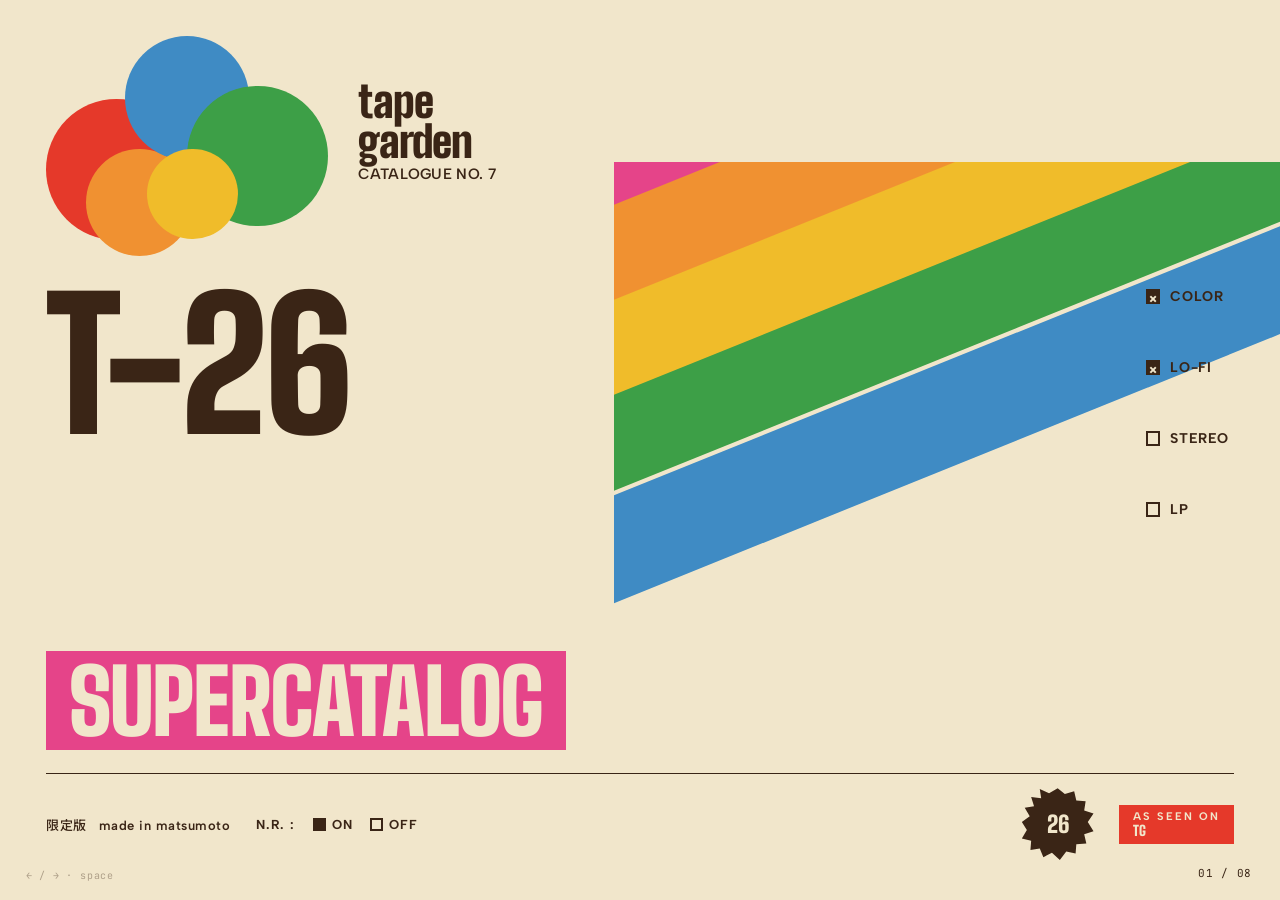
<file: documents/proposal/presentation/sakura-chroma/template.html>
<!doctype html>
<html lang="en">
<head>
<meta charset="utf-8" />
<title>Sakura Chroma — Slide Template</title>
<meta name="viewport" content="width=device-width, initial-scale=1" />
<link rel="preconnect" href="https://fonts.googleapis.com" />
<link rel="preconnect" href="https://fonts.gstatic.com" crossorigin />
<link href="https://fonts.googleapis.com/css2?family=Big+Shoulders+Display:wght@500;700;800;900&family=Albert+Sans:wght@400;500;600;700&family=JetBrains+Mono:wght@400;500&family=Noto+Sans+JP:wght@500;700&display=swap" rel="stylesheet" />
<style>
  :root {
    --paper:    #F1E6CB;   /* warm cream paper canvas */
    --paper-dk: #E5D6B0;   /* slightly darker paper for layering */
    --ink:      #3A2516;   /* dark warm brown ink, the type colour */
    --red:      #E5392A;
    --pink:     #E54489;
    --orange:   #F09131;
    --green:    #3D9F47;
    --blue:     #3F8BC4;
    --yellow:   #F0BC2A;
    --line:     #3A2516;
  }
  * { box-sizing: border-box; }
  html, body { margin: 0; padding: 0; height: 100%; background: #0e0e0e; }
  body {
    font-family: 'Albert Sans', 'Helvetica Neue', sans-serif;
    color: var(--ink);
    overflow: hidden;
  }

  /* Deck wrapper — fills the viewport */
  .deck { position: fixed; inset: 0; display: grid; place-items: center; }
  .stage {
    position: relative;
    width: 100vw; height: 100vh;
    overflow: hidden;
    background: var(--paper);
  }
  /* Subtle halftone-dot paper texture across all slides */
  .stage::before {
    content: '';
    position: absolute; inset: 0; pointer-events: none;
    opacity: 0.16;
    background-image: radial-gradient(circle at 1px 1px, rgba(58,37,22,0.55) 1px, transparent 1.6px);
    background-size: 4px 4px;
    z-index: 1;
  }

  /* One slide visible at a time */
  .slide {
    position: absolute; inset: 0;
    opacity: 0; pointer-events: none;
    transition: opacity 280ms ease;
    z-index: 2;
  }
  .slide.active { opacity: 1; pointer-events: auto; }

  /* ─── TYPE SYSTEM ────────────────────────────────────────────── */
  .disp {
    font-family: 'Big Shoulders Display', sans-serif;
    font-weight: 900;
    line-height: 0.84;
    letter-spacing: -0.012em;
  }
  .disp-700 {
    font-family: 'Big Shoulders Display', sans-serif;
    font-weight: 700;
    line-height: 0.9;
    letter-spacing: 0;
  }
  .micro {
    font-family: 'Albert Sans', sans-serif;
    font-weight: 700;
    text-transform: uppercase;
    letter-spacing: 0.16em;
  }
  .body-tx {
    font-family: 'Albert Sans', sans-serif;
    font-weight: 400;
    line-height: 1.5;
  }
  .mono {
    font-family: 'JetBrains Mono', ui-monospace, monospace;
    font-weight: 400;
  }
  .jp {
    font-family: 'Noto Sans JP', sans-serif;
    font-weight: 500;
  }

  /* Single page-number marker, shared */
  .pagenum {
    position: absolute;
    right: clamp(24px, 2.2vw, 44px);
    bottom: clamp(20px, 2.2vh, 36px);
    font-family: 'JetBrains Mono', ui-monospace, monospace;
    font-size: clamp(11px, 0.82vw, 13px);
    color: var(--ink);
    letter-spacing: 0.06em;
    z-index: 9;
  }

  /* Single fixed nav hint, classed as caption so verifier passes */
  .nav-hint {
    position: fixed;
    left: clamp(20px, 2vw, 36px);
    bottom: clamp(16px, 2vh, 28px);
    font-family: 'JetBrains Mono', ui-monospace, monospace;
    font-size: clamp(10px, 0.75vw, 12px);
    color: var(--ink);
    letter-spacing: 0.08em;
    opacity: 0.36;
    z-index: 12;
    pointer-events: none;
  }

  /* ─── DECORATIVE: petal-blob cluster ────────────────────────── */
  /* Five overlapping rounded petal shapes in primary colours.    */
  .petals {
    position: absolute;
    pointer-events: none;
    z-index: 3;
  }
  .petal {
    /* Perfect circles. aspect-ratio: 1 forces height to match the
       width set per-petal below, so percentages on the parent stay
       useful but the shape is always round. */
    position: absolute;
    border-radius: 50%;
    aspect-ratio: 1 / 1;
  }

  /* ─── DECORATIVE: diagonal stripe band ──────────────────────── */
  /* A bundle of coloured ribbons that sweep diagonally then bend
     to horizontal — echoes the cassette-label motif. Built from
     a rotated container with stacked horizontal coloured bars. */
  .stripe-rail {
    position: absolute;
    pointer-events: none;
    z-index: 3;
    transform-origin: 0 50%;
  }
  .stripe-rail .bar {
    height: 0; /* set per-instance below */
  }

  /* ─── DECORATIVE: rosette / seal badge ──────────────────────── */
  .rosette {
    position: absolute;
    pointer-events: none;
    z-index: 5;
    display: grid;
    place-items: center;
    width: clamp(60px, 6vw, 110px);
    height: clamp(60px, 6vw, 110px);
    background: var(--ink);
    color: var(--paper);
    /* 12-point starburst shape via clip-path */
    clip-path: polygon(50% 0%, 60% 8%, 73% 4%, 76% 17%, 89% 18%, 87% 31%, 100% 35%, 92% 47%, 100% 60%, 87% 64%, 90% 77%, 76% 78%, 75% 91%, 62% 88%, 53% 100%, 42% 90%, 30% 96%, 25% 84%, 12% 86%, 13% 73%, 0% 70%, 7% 58%, 0% 47%, 11% 39%, 4% 27%, 17% 25%, 13% 12%, 27% 14%, 25% 1%, 38% 7%);
    font-family: 'Big Shoulders Display', sans-serif;
    font-weight: 900;
    font-size: clamp(22px, 2vw, 38px);
    letter-spacing: -0.01em;
  }
  .stamp {
    position: absolute;
    background: var(--red);
    color: var(--paper);
    z-index: 5;
    padding: clamp(8px, 1vh, 14px) clamp(12px, 1.4vw, 22px);
    font-family: 'Big Shoulders Display', sans-serif;
    font-weight: 900;
    line-height: 1;
    transform: rotate(-3deg);
  }

  /* ─── SLIDE 1 — COVER (cassette package echo) ────────────────── */
  .s-cover { background: var(--paper); }

  .s-cover .cover-frame {
    position: absolute;
    inset: clamp(36px, 3.6vw, 72px) clamp(36px, 3.6vw, 72px) clamp(80px, 8vh, 120px);
    z-index: 4;
    display: grid;
    grid-template-columns: 1fr;
    grid-template-rows: auto 1fr auto;
  }

  /* Petal cluster top-left — five overlapping perfect circles */
  .s-cover .petals {
    top: clamp(36px, 4vh, 64px);
    left: clamp(36px, 3.6vw, 72px);
    width: clamp(280px, 22vw, 380px);
    height: clamp(220px, 17.6vw, 304px);
  }
  .s-cover .petals .p1 { background: var(--red);    width: 50%; left: 0;   top: 28%; }
  .s-cover .petals .p2 { background: var(--orange); width: 38%; left: 14%; top: 50%; }
  .s-cover .petals .p3 { background: var(--blue);   width: 44%; left: 28%; top: 0; }
  .s-cover .petals .p4 { background: var(--green);  width: 50%; left: 50%; top: 22%; }
  .s-cover .petals .p5 { background: var(--yellow); width: 32%; left: 36%; top: 50%; }

  /* Brand lockup next to petals */
  .s-cover .brand {
    position: absolute;
    top: clamp(80px, 9vh, 140px);
    left: clamp(280px, 28vw, 460px);
    z-index: 5;
  }
  .s-cover .brand .b1 {
    font-family: 'Big Shoulders Display', sans-serif;
    font-weight: 900;
    font-size: clamp(32px, min(3.4vw, 5.4vh), 56px);
    color: var(--ink);
    line-height: 0.92;
    letter-spacing: -0.02em;
  }
  .s-cover .brand .b2 {
    margin-top: 4px;
    font-family: 'Albert Sans', sans-serif;
    font-weight: 600;
    font-size: clamp(15px, 1.1vw, 20px);
    color: var(--ink);
    letter-spacing: 0.02em;
  }

  /* Hero number — gigantic ink-coloured T-26.
     We anchor it well below the petal cluster so the two never collide
     on shorter viewports, and use ink (not red) so it stays readable
     where the diagonal ribbons sweep behind it. */
  .s-cover .hero {
    position: absolute;
    left: clamp(36px, 3.6vw, 72px);
    top: clamp(290px, 30vh, 440px);
    font-family: 'Big Shoulders Display', sans-serif;
    font-weight: 900;
    font-size: clamp(120px, min(14vw, 22vh), 280px);
    color: var(--ink);
    line-height: 0.84;
    letter-spacing: -0.025em;
    z-index: 4;
  }

  /* The big condensed lockup — pink bar with cream type, sitting between
     the hero number and the footer row. */
  .s-cover .lockup {
    position: absolute;
    left: clamp(36px, 3.6vw, 72px);
    bottom: clamp(150px, 16vh, 240px);
    font-family: 'Big Shoulders Display', sans-serif;
    font-weight: 900;
    font-size: clamp(56px, min(7vw, 11vh), 130px);
    color: var(--paper);
    -webkit-text-stroke: 0;
    line-height: 0.9;
    letter-spacing: -0.015em;
    background: var(--pink);
    padding: clamp(8px, 1.2vh, 18px) clamp(18px, 1.8vw, 32px) clamp(6px, 0.8vh, 12px);
    z-index: 4;
  }

  /* Diagonal multi-colour stripe band that sweeps right and down.
     Positioned in the right-half of the slide so the hero number on
     the left can sit on clean cream paper. */
  .s-cover .ribbons {
    position: absolute;
    right: 0;
    top: clamp(160px, 18vh, 280px);
    bottom: clamp(180px, 18vh, 280px);
    width: 52%;
    z-index: 3;
    pointer-events: none;
    overflow: hidden;
  }
  .s-cover .ribbon {
    position: absolute;
    left: -20%;
    width: 160%;
    transform-origin: 0 50%;
  }
  .s-cover .ribbon.r-pink   { background: var(--pink);   }
  .s-cover .ribbon.r-orange { background: var(--orange); }
  .s-cover .ribbon.r-yellow { background: var(--yellow); }
  .s-cover .ribbon.r-green  { background: var(--green);  }
  .s-cover .ribbon.r-blue   { background: var(--blue);   }

  /* Spec checklist column on the right */
  .s-cover .specs {
    position: absolute;
    right: clamp(40px, 4vw, 80px);
    top: clamp(260px, 32vh, 440px);
    z-index: 6;
    display: flex; flex-direction: column;
    gap: clamp(54px, 6vh, 88px);
  }
  .s-cover .spec {
    font-family: 'Albert Sans', sans-serif;
    font-weight: 700;
    font-size: clamp(14px, 1.1vw, 20px);
    color: var(--ink);
    letter-spacing: 0.04em;
    display: flex; align-items: center; gap: 10px;
  }
  .s-cover .spec .box {
    display: inline-block;
    width: clamp(14px, 1.1vw, 20px);
    height: clamp(14px, 1.1vw, 20px);
    border: 2px solid var(--ink);
    background: transparent;
  }
  .s-cover .spec .box.checked {
    background: var(--ink);
    position: relative;
  }
  .s-cover .spec .box.checked::after {
    content: '×';
    position: absolute;
    inset: 0;
    color: var(--paper);
    font-family: 'Big Shoulders Display', sans-serif;
    font-weight: 900;
    display: grid; place-items: center;
    font-size: 1.2em;
    line-height: 1;
  }

  /* Cover footer row */
  .s-cover .cfooter {
    position: absolute;
    left: clamp(36px, 3.6vw, 72px);
    right: clamp(36px, 3.6vw, 72px);
    bottom: clamp(40px, 4vh, 72px);
    border-top: 1.5px solid var(--ink);
    padding-top: clamp(14px, 1.6vh, 22px);
    display: grid;
    grid-template-columns: auto 1fr auto auto;
    gap: clamp(20px, 2vw, 40px);
    align-items: center;
    z-index: 5;
  }
  .s-cover .cfooter .made {
    font-family: 'Albert Sans', sans-serif;
    font-weight: 600;
    font-size: clamp(13px, 0.9vw, 15px);
    color: var(--ink);
    letter-spacing: 0.04em;
  }
  .s-cover .cfooter .made .jp {
    font-family: 'Noto Sans JP', sans-serif;
    font-weight: 500;
    margin-right: 12px;
  }
  .s-cover .cfooter .nr {
    display: flex; gap: 18px; align-items: center;
    font-family: 'Albert Sans', sans-serif;
    font-weight: 700;
    font-size: clamp(13px, 0.9vw, 15px);
    color: var(--ink);
    letter-spacing: 0.06em;
  }
  .s-cover .cfooter .nr .opt { display: flex; align-items: center; gap: 6px; }
  .s-cover .cfooter .nr .b {
    width: clamp(13px, 1vw, 18px); height: clamp(13px, 1vw, 18px);
    border: 2px solid var(--ink);
  }
  .s-cover .cfooter .nr .b.fill { background: var(--ink); }
  .s-cover .cfooter .seal {
    position: relative;
    width: clamp(70px, 5.6vw, 96px);
    height: clamp(70px, 5.6vw, 96px);
    background: var(--ink);
    color: var(--paper);
    clip-path: polygon(50% 0%, 60% 8%, 73% 4%, 76% 17%, 89% 18%, 87% 31%, 100% 35%, 92% 47%, 100% 60%, 87% 64%, 90% 77%, 76% 78%, 75% 91%, 62% 88%, 53% 100%, 42% 90%, 30% 96%, 25% 84%, 12% 86%, 13% 73%, 0% 70%, 7% 58%, 0% 47%, 11% 39%, 4% 27%, 17% 25%, 13% 12%, 27% 14%, 25% 1%, 38% 7%);
    display: grid; place-items: center;
    font-family: 'Big Shoulders Display', sans-serif;
    font-weight: 900;
    font-size: clamp(20px, 1.8vw, 30px);
    line-height: 1;
  }
  .s-cover .cfooter .stamp {
    position: relative;
    background: var(--red); color: var(--paper);
    padding: 6px 14px;
    font-family: 'Big Shoulders Display', sans-serif;
    font-weight: 900;
    font-size: clamp(14px, 1.1vw, 20px);
    transform: none;
    line-height: 1;
    letter-spacing: 0.02em;
    display: flex; flex-direction: column; gap: 2px;
  }
  .s-cover .cfooter .stamp .lab2 {
    font-family: 'Albert Sans', sans-serif;
    font-weight: 700;
    font-size: clamp(11px, 0.7vw, 12px);
    letter-spacing: 0.18em;
    line-height: 1;
  }

  /* ─── SLIDE 2 — MANIFESTO (single bold statement, scattered blobs) ─ */
  .s-manifesto { background: var(--paper); }
  .s-manifesto .blob {
    /* Perfect circles: width === height since we use vmin units. */
    position: absolute;
    border-radius: 50%;
    z-index: 2;
  }
  .s-manifesto .blob.b-red    { background: var(--red);    width: 16vmin; height: 16vmin; top: 8%;  left: 6%; }
  .s-manifesto .blob.b-orange { background: var(--orange); width: 12vmin; height: 12vmin; top: 22%; left: 16%; }
  .s-manifesto .blob.b-yellow { background: var(--yellow); width: 12vmin; height: 12vmin; top: 75%; left: 8%; }
  .s-manifesto .blob.b-green  { background: var(--green);  width: 14vmin; height: 14vmin; top: 70%; left: 78%; }
  .s-manifesto .blob.b-blue   { background: var(--blue);   width: 13vmin; height: 13vmin; top: 14%; left: 78%; }
  .s-manifesto .blob.b-pink   { background: var(--pink);   width: 11vmin; height: 11vmin; top: 30%; left: 86%; }

  .s-manifesto .stmt-wrap {
    position: relative; z-index: 5;
    height: 100%;
    display: grid; place-items: center;
    padding: 0 clamp(80px, 12vw, 220px);
  }
  .s-manifesto .stmt {
    font-family: 'Big Shoulders Display', sans-serif;
    font-weight: 900;
    font-size: clamp(70px, min(8.4vw, 14vh), 168px);
    line-height: 0.86;
    color: var(--ink);
    letter-spacing: -0.022em;
    text-align: center;
  }
  .s-manifesto .stmt em {
    color: var(--red); font-style: normal;
  }
  .s-manifesto .kicker {
    position: absolute;
    top: clamp(36px, 4vh, 72px);
    left: 50%;
    transform: translateX(-50%);
    font-family: 'Albert Sans', sans-serif;
    font-weight: 700;
    text-transform: uppercase;
    letter-spacing: 0.32em;
    font-size: clamp(12px, 0.92vw, 14px);
    color: var(--ink);
    z-index: 6;
  }

  /* ─── SLIDE 3 — CATALOGUE GRID (4-up product cards) ──────────── */
  .s-catalogue { background: var(--paper); }
  .s-catalogue .frame {
    position: absolute; inset: clamp(36px, 3.6vw, 72px) clamp(36px, 3.6vw, 72px) clamp(72px, 7vh, 110px);
    display: grid; grid-template-rows: auto 1fr; gap: clamp(20px, 2.2vh, 36px);
    z-index: 4;
  }
  .s-catalogue .topbar {
    display: flex; align-items: end; justify-content: space-between;
    border-bottom: 1.5px solid var(--ink);
    padding-bottom: clamp(12px, 1.4vh, 22px);
    gap: 30px;
  }
  .s-catalogue .topbar .ttl {
    font-family: 'Big Shoulders Display', sans-serif;
    font-weight: 900;
    font-size: clamp(52px, min(5.6vw, 9vh), 100px);
    line-height: 0.9;
    letter-spacing: -0.018em;
    color: var(--ink);
  }
  .s-catalogue .topbar .ttl em { color: var(--red); font-style: normal; }
  .s-catalogue .topbar .lab {
    font-family: 'Albert Sans', sans-serif;
    font-weight: 700;
    text-transform: uppercase;
    letter-spacing: 0.18em;
    font-size: clamp(12px, 0.9vw, 14px);
    color: var(--ink);
    text-align: right;
  }
  .s-catalogue .grid {
    display: grid;
    grid-template-columns: repeat(4, 1fr);
    gap: clamp(16px, 1.6vw, 26px);
  }
  .s-catalogue .card {
    background: var(--paper);
    border: 1.5px solid var(--ink);
    display: flex; flex-direction: column;
    overflow: hidden;
  }
  .s-catalogue .card .topstrip {
    height: clamp(18px, 2vh, 32px);
  }
  .s-catalogue .card.c-red    .topstrip { background: var(--red); }
  .s-catalogue .card.c-pink   .topstrip { background: var(--pink); }
  .s-catalogue .card.c-orange .topstrip { background: var(--orange); }
  .s-catalogue .card.c-blue   .topstrip { background: var(--blue); }

  .s-catalogue .card .body {
    padding: clamp(16px, 1.7vw, 24px) clamp(14px, 1.4vw, 20px);
    display: flex; flex-direction: column; gap: clamp(10px, 1.2vh, 16px);
    flex: 1;
  }
  .s-catalogue .card .desc + .extras {
    display: flex; flex-direction: column; gap: 4px;
    border-top: 1px dashed var(--ink);
    padding-top: clamp(8px, 1vh, 14px);
    font-family: 'Albert Sans', sans-serif;
    font-size: clamp(14px, 0.9vw, 15px);
    color: var(--ink);
    line-height: 1.45;
    
  }
  .s-catalogue .card .specs {
    margin-top: auto;
  }
  .s-catalogue .card .nm {
    font-family: 'Big Shoulders Display', sans-serif;
    font-weight: 900;
    font-size: clamp(28px, min(2.6vw, 4.6vh), 48px);
    line-height: 0.94;
    color: var(--ink);
    letter-spacing: -0.012em;
  }
  .s-catalogue .card .desc {
    font-family: 'Albert Sans', sans-serif;
    font-size: clamp(14px, 0.95vw, 15px);
    line-height: 1.4;
    color: var(--ink);
    flex: 1;
  }
  .s-catalogue .card .specs {
    border-top: 1px dashed var(--ink);
    padding-top: clamp(8px, 1vh, 14px);
    display: flex; flex-direction: column; gap: 4px;
    font-family: 'JetBrains Mono', ui-monospace, monospace;
    font-size: clamp(11px, 0.78vw, 12px);
    color: var(--ink);
    letter-spacing: 0.02em;
  }
  .s-catalogue .card .specs .row {
    display: flex; justify-content: space-between; gap: 8px;
  }
  .s-catalogue .card .specs .row .k { opacity: 0.7; }

  /* ─── SLIDE 4 — DIAGONAL STRIPE SPREAD ───────────────────────── */
  .s-stripe { background: var(--paper); }
  .s-stripe .ribbon-stack {
    position: absolute;
    inset: 0;
    pointer-events: none;
    z-index: 2;
    overflow: hidden;
  }
  .s-stripe .ribbon-stack .rib {
    position: absolute;
    height: clamp(40px, 6vh, 96px);
    width: 160%;
    left: -20%;
    transform-origin: 50% 50%;
    transform: rotate(-22deg);
  }
  .s-stripe .ribbon-stack .rib.r1 { background: var(--pink);   top: 18%; }
  .s-stripe .ribbon-stack .rib.r2 { background: var(--orange); top: 30%; }
  .s-stripe .ribbon-stack .rib.r3 { background: var(--yellow); top: 42%; }
  .s-stripe .ribbon-stack .rib.r4 { background: var(--green);  top: 54%; }
  .s-stripe .ribbon-stack .rib.r5 { background: var(--blue);   top: 66%; }

  .s-stripe .quote-wrap {
    position: absolute;
    left: clamp(40px, 4vw, 80px);
    right: clamp(40px, 4vw, 80px);
    top: 50%;
    transform: translateY(-50%);
    z-index: 5;
    display: flex; flex-direction: column;
    align-items: flex-start;
    gap: clamp(16px, 2vh, 28px);
  }
  .s-stripe .qkicker {
    background: var(--paper);
    padding: clamp(6px, 0.8vh, 12px) clamp(14px, 1.4vw, 22px);
    border: 1.5px solid var(--ink);
    font-family: 'Albert Sans', sans-serif;
    font-weight: 700;
    text-transform: uppercase;
    letter-spacing: 0.2em;
    font-size: clamp(12px, 0.9vw, 14px);
    color: var(--ink);
  }
  .s-stripe .qbody {
    background: var(--paper);
    padding: clamp(20px, 2.4vh, 40px) clamp(28px, 2.6vw, 48px);
    border: 1.5px solid var(--ink);
    box-shadow: 8px 8px 0 var(--ink);
    max-width: 78%;
    font-family: 'Big Shoulders Display', sans-serif;
    font-weight: 900;
    font-size: clamp(48px, min(5.4vw, 9vh), 110px);
    line-height: 0.92;
    color: var(--ink);
    letter-spacing: -0.018em;
  }
  .s-stripe .qbody em { color: var(--red); font-style: normal; }
  .s-stripe .qattr {
    background: var(--ink);
    color: var(--paper);
    padding: clamp(8px, 1vh, 14px) clamp(14px, 1.4vw, 22px);
    font-family: 'JetBrains Mono', ui-monospace, monospace;
    font-size: clamp(12px, 0.85vw, 14px);
    letter-spacing: 0.04em;
  }

  /* ─── SLIDE 5 — DATA / EQUALIZER BARS ─────────────────────────── */
  .s-data { background: var(--paper); }
  .s-data .frame {
    position: absolute;
    inset: clamp(36px, 3.6vw, 72px) clamp(36px, 3.6vw, 72px) clamp(72px, 7vh, 110px);
    display: grid;
    grid-template-rows: auto 1fr;
    gap: clamp(18px, 2vh, 32px);
    z-index: 4;
  }
  .s-data .topbar {
    display: flex; align-items: end; justify-content: space-between;
    border-bottom: 1.5px solid var(--ink);
    padding-bottom: clamp(12px, 1.4vh, 22px);
    gap: 30px;
  }
  .s-data .topbar .ttl {
    font-family: 'Big Shoulders Display', sans-serif;
    font-weight: 900;
    font-size: clamp(48px, min(5vw, 8.5vh), 96px);
    line-height: 0.9; letter-spacing: -0.014em;
    color: var(--ink);
  }
  .s-data .topbar .lab {
    font-family: 'Albert Sans', sans-serif; font-weight: 700;
    text-transform: uppercase; letter-spacing: 0.18em;
    font-size: clamp(12px, 0.9vw, 14px);
    color: var(--ink); text-align: right;
  }
  .s-data .body {
    display: grid;
    grid-template-columns: 0.9fr 1.6fr;
    gap: clamp(28px, 3vw, 56px);
  }
  .s-data .col-a {
    display: flex; flex-direction: column; justify-content: center;
    gap: clamp(20px, 2.4vh, 36px);
  }
  .s-data .stat .vbig {
    font-family: 'Big Shoulders Display', sans-serif;
    font-weight: 900;
    font-size: clamp(110px, min(11vw, 18vh), 240px);
    line-height: 0.86;
    color: var(--red);
    letter-spacing: -0.025em;
  }
  .s-data .stat .vbig sub {
    font-size: 0.34em; vertical-align: baseline;
    color: var(--ink); letter-spacing: 0; margin-left: 8px;
  }
  .s-data .stat .lab-tag {
    font-family: 'Albert Sans', sans-serif; font-weight: 700;
    text-transform: uppercase; letter-spacing: 0.16em;
    font-size: clamp(13px, 0.95vw, 15px);
    color: var(--ink); margin-top: 6px;
  }
  .s-data .stat .desc {
    font-family: 'Albert Sans', sans-serif;
    font-size: clamp(14px, 1vw, 17px);
    line-height: 1.5;
    color: var(--ink);
    max-width: 30ch;
    margin-top: 6px;
  }

  .s-data .eq {
    border: 1.5px solid var(--ink);
    background: var(--paper);
    padding: clamp(18px, 2vw, 28px) clamp(20px, 2vw, 28px) clamp(14px, 1.6vh, 22px);
    display: grid;
    grid-template-rows: 1fr auto;
    gap: clamp(10px, 1.2vh, 18px);
    overflow: hidden;
  }
  .s-data .eq .bars {
    display: grid;
    grid-template-columns: repeat(8, 1fr);
    gap: clamp(8px, 1vw, 16px);
    align-items: end;
    height: 100%;
  }
  .s-data .eq .bcol { display: flex; flex-direction: column-reverse; justify-content: start; height: 100%; gap: clamp(4px, 0.6vh, 8px); }
  .s-data .eq .bcol .seg {
    /* Each segment is one equal-height tile; flex-direction: column-reverse
       means the first segment in source order sits at the BOTTOM of the
       column, and lit segments stack upward like a real VU level meter.
       flex:1 makes all 6 segments share the column's available height. */
    flex: 1 1 0;
    min-height: 12px;
    background: rgba(58, 37, 22, 0.10);
    border: 1px solid rgba(58, 37, 22, 0.22);
  }
  /* Eight tracks — varying heights, varying colours */
  .s-data .eq .bcol[data-c="r"]  .seg.on { background: var(--red);    border-color: var(--red); }
  .s-data .eq .bcol[data-c="p"]  .seg.on { background: var(--pink);   border-color: var(--pink); }
  .s-data .eq .bcol[data-c="o"]  .seg.on { background: var(--orange); border-color: var(--orange); }
  .s-data .eq .bcol[data-c="y"]  .seg.on { background: var(--yellow); border-color: var(--yellow); }
  .s-data .eq .bcol[data-c="g"]  .seg.on { background: var(--green);  border-color: var(--green); }
  .s-data .eq .bcol[data-c="b"]  .seg.on { background: var(--blue);   border-color: var(--blue); }

  .s-data .eq .ticks {
    display: grid;
    grid-template-columns: repeat(8, 1fr);
    gap: clamp(8px, 1vw, 16px);
    border-top: 1px solid var(--ink);
    padding-top: clamp(8px, 1vh, 14px);
  }
  .s-data .eq .ticks .ticklab {
    font-family: 'JetBrains Mono', ui-monospace, monospace;
    font-size: clamp(11px, 0.8vw, 12px);
    color: var(--ink);
    letter-spacing: 0.04em;
    text-align: center;
  }

  /* ─── SLIDE 6 — QUOTE + PETALS ─────────────────────────────── */
  .s-quote { background: var(--paper); }
  .s-quote .qpetals {
    position: absolute;
    top: clamp(36px, 4vh, 72px);
    right: clamp(40px, 4vw, 80px);
    width: clamp(220px, 22vw, 360px);
    height: clamp(160px, 16vw, 260px);
    pointer-events: none;
    z-index: 3;
  }
  .s-quote .qpetals .p1 { background: var(--pink);   width: 50%; left: 0;   top: 28%; }
  .s-quote .qpetals .p2 { background: var(--orange); width: 38%; left: 16%; top: 50%; }
  .s-quote .qpetals .p3 { background: var(--yellow); width: 44%; left: 30%; top: 0; }
  .s-quote .qpetals .p4 { background: var(--blue);   width: 50%; left: 50%; top: 26%; }
  .s-quote .qpetals .p5 { background: var(--green);  width: 32%; left: 36%; top: 50%; }

  .s-quote .qframe {
    position: absolute;
    left: clamp(40px, 4vw, 80px);
    right: clamp(40px, 4vw, 80px);
    bottom: clamp(110px, 12vh, 180px);
    z-index: 4;
  }
  .s-quote .qkicker {
    font-family: 'Albert Sans', sans-serif;
    font-weight: 700;
    text-transform: uppercase;
    letter-spacing: 0.2em;
    font-size: clamp(12px, 0.9vw, 14px);
    color: var(--red);
    margin-bottom: clamp(14px, 1.6vh, 24px);
  }
  .s-quote .qbody {
    font-family: 'Big Shoulders Display', sans-serif;
    font-weight: 900;
    font-size: clamp(56px, min(6.4vw, 10.5vh), 130px);
    line-height: 0.9;
    color: var(--ink);
    letter-spacing: -0.018em;
    max-width: 92%;
  }
  .s-quote .qbody em { color: var(--blue); font-style: normal; }
  .s-quote .qattr-row {
    margin-top: clamp(20px, 2.4vh, 36px);
    display: flex; gap: clamp(14px, 1.4vw, 24px); align-items: center;
    border-top: 1.5px solid var(--ink);
    padding-top: clamp(10px, 1.2vh, 18px);
  }
  .s-quote .qattr-row .who-tag {
    font-family: 'Albert Sans', sans-serif;
    font-weight: 700;
    text-transform: uppercase;
    letter-spacing: 0.16em;
    font-size: clamp(13px, 0.92vw, 15px);
    color: var(--ink);
  }
  .s-quote .qattr-row .meta-tag {
    font-family: 'JetBrains Mono', ui-monospace, monospace;
    font-size: clamp(12px, 0.85vw, 14px);
    color: var(--ink);
    letter-spacing: 0.04em;
    opacity: 0.78;
  }

  /* ─── SLIDE 7 — RELEASE SCHEDULE (tabular) ─────────────────── */
  .s-cal { background: var(--paper); }
  .s-cal .frame {
    position: absolute; inset: clamp(36px, 3.6vw, 72px) clamp(36px, 3.6vw, 72px) clamp(72px, 7vh, 110px);
    display: flex; flex-direction: column;
    z-index: 4;
  }
  .s-cal .topbar {
    display: flex; align-items: end; justify-content: space-between;
    border-bottom: 1.5px solid var(--ink);
    padding-bottom: clamp(12px, 1.4vh, 22px);
    gap: 30px;
    margin-bottom: clamp(14px, 1.6vh, 24px);
  }
  .s-cal .topbar .ttl {
    font-family: 'Big Shoulders Display', sans-serif;
    font-weight: 900;
    font-size: clamp(48px, min(5vw, 8.5vh), 96px);
    line-height: 0.9; letter-spacing: -0.014em;
    color: var(--ink);
  }
  .s-cal .topbar .lab {
    font-family: 'Albert Sans', sans-serif; font-weight: 700;
    text-transform: uppercase; letter-spacing: 0.18em;
    font-size: clamp(12px, 0.9vw, 14px);
    color: var(--ink); text-align: right;
  }
  .s-cal .ledger { display: flex; flex-direction: column; gap: 0; flex: 1; }
  .s-cal .row {
    display: grid;
    grid-template-columns: 96px 1.4fr 0.9fr 0.6fr 64px;
    gap: clamp(12px, 1.4vw, 24px);
    align-items: center;
    padding: clamp(10px, 1.2vh, 18px) 0;
    border-bottom: 1px solid rgba(58,37,22,0.22);
  }
  .s-cal .row.headrow { border-bottom: 1.5px solid var(--ink); padding: 8px 0; }
  .s-cal .row.headrow > div { font-family: 'Albert Sans', sans-serif; font-weight: 700; text-transform: uppercase; letter-spacing: 0.18em; font-size: clamp(11px, 0.75vw, 12px); color: var(--ink); }
  .s-cal .date-tag { font-family: 'JetBrains Mono', ui-monospace, monospace; font-size: clamp(14px, 0.95vw, 16px); color: var(--ink); letter-spacing: 0.02em; }
  .s-cal .ttl-row {
    font-family: 'Big Shoulders Display', sans-serif;
    font-weight: 700;
    font-size: clamp(22px, 1.7vw, 30px);
    line-height: 1.1;
    color: var(--ink);
    letter-spacing: -0.005em;
  }
  .s-cal .ttl-row em { color: var(--red); font-style: normal; }
  .s-cal .ven { font-family: 'Albert Sans', sans-serif; font-size: clamp(14px, 0.95vw, 15px); color: var(--ink); }
  .s-cal .chip {
    display: inline-flex; align-items: center; justify-content: center;
    padding: 4px 10px;
    font-family: 'JetBrains Mono', ui-monospace, monospace;
    font-size: clamp(11px, 0.75vw, 12px);
    font-weight: 500;
    letter-spacing: 0.06em;
    color: var(--paper);
    text-transform: uppercase;
    width: fit-content;
  }
  .s-cal .chip.c-red    { background: var(--red); }
  .s-cal .chip.c-pink   { background: var(--pink); }
  .s-cal .chip.c-orange { background: var(--orange); }
  .s-cal .chip.c-blue   { background: var(--blue); }
  .s-cal .chip.c-green  { background: var(--green); }
  .s-cal .nr-cell {
    display: flex; gap: 6px; justify-content: end;
  }
  .s-cal .nr-cell .b {
    width: 14px; height: 14px;
    border: 1.5px solid var(--ink);
    background: var(--paper);
  }
  .s-cal .nr-cell .b.fill { background: var(--ink); }

  /* ─── SLIDE 8 — COLOPHON / CLOSING (mirror of cover) ────────── */
  .s-colophon { background: var(--paper); }
  .s-colophon .ribbons {
    position: absolute;
    left: 0;
    top: clamp(140px, 16vh, 240px);
    bottom: clamp(160px, 16vh, 260px);
    width: 60%;
    z-index: 3;
    pointer-events: none;
    overflow: hidden;
  }
  .s-colophon .ribbon {
    position: absolute;
    right: -20%;
    width: 160%;
    transform-origin: 100% 50%;
  }
  .s-colophon .ribbon.r-pink   { background: var(--pink);   }
  .s-colophon .ribbon.r-orange { background: var(--orange); }
  .s-colophon .ribbon.r-yellow { background: var(--yellow); }
  .s-colophon .ribbon.r-green  { background: var(--green);  }
  .s-colophon .ribbon.r-blue   { background: var(--blue);   }

  .s-colophon .col-petals {
    position: absolute;
    bottom: clamp(80px, 9vh, 140px);
    right: clamp(40px, 4vw, 80px);
    width: clamp(180px, 18vw, 280px);
    height: clamp(140px, 14vw, 220px);
    pointer-events: none;
    z-index: 4;
  }
  .s-colophon .col-petals .p1 { background: var(--red);    width: 50%; left: 0;   top: 28%; }
  .s-colophon .col-petals .p2 { background: var(--orange); width: 38%; left: 16%; top: 50%; }
  .s-colophon .col-petals .p3 { background: var(--green);  width: 44%; left: 30%; top: 0; }
  .s-colophon .col-petals .p4 { background: var(--blue);   width: 50%; left: 50%; top: 22%; }

  .s-colophon .titlewrap {
    position: absolute;
    left: clamp(36px, 3.6vw, 72px);
    top: clamp(40px, 5vh, 96px);
    z-index: 5;
    max-width: 92%;
  }
  .s-colophon .ktag {
    font-family: 'Albert Sans', sans-serif;
    font-weight: 700;
    text-transform: uppercase;
    letter-spacing: 0.22em;
    font-size: clamp(12px, 0.9vw, 14px);
    color: var(--ink);
    margin-bottom: clamp(14px, 1.6vh, 24px);
  }
  .s-colophon .ttl {
    font-family: 'Big Shoulders Display', sans-serif;
    font-weight: 900;
    font-size: clamp(80px, min(9vw, 14vh), 180px);
    line-height: 0.86;
    color: var(--ink);
    letter-spacing: -0.022em;
  }
  /* Colophon emphasis stays ink — the ribbons behind the title are
     too colour-saturated for a red em to clear contrast. */
  .s-colophon .ttl em { color: var(--ink); font-weight: 900; }

  .s-colophon .col-footer {
    position: absolute;
    left: clamp(36px, 3.6vw, 72px);
    bottom: clamp(70px, 8vh, 110px);
    right: clamp(220px, 22vw, 320px);
    display: grid;
    grid-template-columns: 1.1fr 1fr 1.1fr;
    gap: clamp(20px, 2.4vw, 44px);
    z-index: 5;
  }
  .s-colophon .col-footer > div {
    border-top: 1.5px solid var(--ink);
    padding-top: clamp(10px, 1.2vh, 16px);
  }
  .s-colophon .col-footer .ftag {
    text-transform: uppercase; letter-spacing: 0.18em; font-weight: 700;
    font-size: clamp(11px, 0.78vw, 13px);
    margin-bottom: 6px;
    color: var(--ink);
  }
  .s-colophon .col-footer .ftxt {
    font-family: 'Albert Sans', sans-serif;
    font-size: clamp(14px, 0.95vw, 15px);
    line-height: 1.5;
    color: var(--ink);
  }

  .s-colophon .seal-stack {
    position: absolute;
    right: clamp(40px, 4vw, 80px);
    top: clamp(40px, 5vh, 96px);
    display: flex; flex-direction: column; gap: 14px; align-items: end;
    z-index: 6;
  }
  .s-colophon .seal {
    width: clamp(92px, 7.4vw, 130px);
    height: clamp(92px, 7.4vw, 130px);
    background: var(--ink); color: var(--paper);
    clip-path: polygon(50% 0%, 60% 8%, 73% 4%, 76% 17%, 89% 18%, 87% 31%, 100% 35%, 92% 47%, 100% 60%, 87% 64%, 90% 77%, 76% 78%, 75% 91%, 62% 88%, 53% 100%, 42% 90%, 30% 96%, 25% 84%, 12% 86%, 13% 73%, 0% 70%, 7% 58%, 0% 47%, 11% 39%, 4% 27%, 17% 25%, 13% 12%, 27% 14%, 25% 1%, 38% 7%);
    display: grid; place-items: center;
    font-family: 'Big Shoulders Display', sans-serif;
    font-weight: 900;
    font-size: clamp(28px, 2.4vw, 42px);
    line-height: 0.9;
    letter-spacing: -0.01em;
    text-align: center;
  }
  .s-colophon .red-stamp {
    background: var(--red); color: var(--paper);
    padding: clamp(8px, 1vh, 14px) clamp(14px, 1.4vw, 22px);
    font-family: 'Big Shoulders Display', sans-serif;
    font-weight: 900;
    font-size: clamp(20px, 1.6vw, 28px);
    line-height: 1;
    letter-spacing: 0.02em;
    transform: rotate(-3deg);
  }
</style>
</head>
<body>

<div class="deck">
  <div class="stage">

    <!-- 1. COVER ─────────────────────────────────────────────── -->
    <section class="slide s-cover active">
      <!-- petal cluster top-left -->
      <div class="petals" aria-hidden="true">
        <div class="petal p1"></div>
        <div class="petal p2"></div>
        <div class="petal p3"></div>
        <div class="petal p4"></div>
        <div class="petal p5"></div>
      </div>

      <!-- brand lockup -->
      <div class="brand">
        <div class="b1">tape<br/>garden</div>
        <div class="b2">CATALOGUE NO. 7</div>
      </div>

      <!-- diagonal ribbons sweeping right and down -->
      <div class="ribbons" aria-hidden="true">
        <div class="ribbon r-pink"   style="top: 0%;   height: 18%; transform: rotate(-22deg);"></div>
        <div class="ribbon r-orange" style="top: 18%;  height: 16%; transform: rotate(-22deg);"></div>
        <div class="ribbon r-yellow" style="top: 35%;  height: 16%; transform: rotate(-22deg);"></div>
        <div class="ribbon r-green"  style="top: 52%;  height: 16%; transform: rotate(-22deg);"></div>
        <div class="ribbon r-blue"   style="top: 70%;  height: 18%; transform: rotate(-22deg);"></div>
      </div>

      <!-- hero number / lockup -->
      <div class="hero">T-26</div>
      <div class="lockup">SUPERCATALOG</div>

      <!-- spec checklist column -->
      <div class="specs" aria-hidden="false">
        <div class="spec caption"><span class="box checked"></span><span>COLOR</span></div>
        <div class="spec caption"><span class="box checked"></span><span>LO-FI</span></div>
        <div class="spec caption"><span class="box"></span><span>STEREO</span></div>
        <div class="spec caption"><span class="box"></span><span>LP</span></div>
      </div>

      <!-- footer -->
      <div class="cfooter">
        <div class="made caption"><span class="jp caption">限定版</span>made in matsumoto</div>
        <div class="nr caption">
          <span class="caption">N.R. :</span>
          <span class="opt"><span class="b fill"></span><span class="caption">ON</span></span>
          <span class="opt"><span class="b"></span><span class="caption">OFF</span></span>
        </div>
        <div class="seal caption">26</div>
        <div class="stamp caption">
          <div class="lab2 caption">AS SEEN ON</div>
          <div>TG</div>
        </div>
      </div>

      <div class="pagenum">01 / 08</div>
    </section>

    <!-- 2. MANIFESTO ─────────────────────────────────────────── -->
    <section class="slide s-manifesto">
      <div class="kicker caption">A short letter from the studio, January 2026</div>
      <div class="blob b-red"   aria-hidden="true"></div>
      <div class="blob b-orange" aria-hidden="true"></div>
      <div class="blob b-yellow" aria-hidden="true"></div>
      <div class="blob b-green"  aria-hidden="true"></div>
      <div class="blob b-blue"   aria-hidden="true"></div>
      <div class="blob b-pink"   aria-hidden="true"></div>
      <div class="stmt-wrap">
        <h1 class="stmt">We make small analog things for the people who keep tape recorders on their desks.</h1>
      </div>
      <div class="pagenum">02 / 08</div>
    </section>

    <!-- 3. CATALOGUE GRID ────────────────────────────────────── -->
    <section class="slide s-catalogue">
      <div class="frame">
        <div class="topbar">
          <div class="ttl">The 2026 Catalogue</div>
          <div class="lab caption">Four products · spring &amp; summer release</div>
        </div>
        <div class="grid">
          <div class="card c-red">
            <div class="topstrip"></div>
            <div class="body">
              <div class="nm">SC-01<br/>BLOOM&nbsp;PEDAL</div>
              <div class="desc">A tape-saturation pedal voiced after the late-70s consumer cassette decks we grew up listening to. Three knobs, one switch, one extremely warm output that turns any clean signal into something that sounds like a memory.</div>
              <div class="extras">
                <div>Hand-wired in our Matsumoto workshop, one batch at a time, with a small cream rosette stamped on the bottom plate.</div>
              </div>
              <div class="specs">
                <div class="row"><span class="k caption">FORMAT</span><span class="caption">9V pedal</span></div>
                <div class="row"><span class="k caption">CHANNELS</span><span class="caption">Mono · TRS</span></div>
                <div class="row"><span class="k caption">CASE</span><span class="caption">Powder-coat steel</span></div>
                <div class="row"><span class="k caption">PRICE</span><span class="caption">¥38,000</span></div>
                <div class="row"><span class="k caption">SHIPS</span><span class="caption">14 March 2026</span></div>
              </div>
            </div>
          </div>
          <div class="card c-pink">
            <div class="topstrip"></div>
            <div class="body">
              <div class="nm">SC-02<br/>CHROMA&nbsp;DECK</div>
              <div class="desc">A studio cassette deck reissued from our 1981 design. Quartz-locked transport, switchable bias for ferric and chrome tape, and a single oversized VU meter that still works after twenty years on the shelf.</div>
              <div class="extras">
                <div>Each unit ships with a numbered plate, a hand-cut sleeve, and a letter explaining how to wear it in slowly.</div>
              </div>
              <div class="specs">
                <div class="row"><span class="k caption">FORMAT</span><span class="caption">Hardware deck</span></div>
                <div class="row"><span class="k caption">EDITION</span><span class="caption">Limited · 320 units</span></div>
                <div class="row"><span class="k caption">FINISH</span><span class="caption">Cream &amp; brushed steel</span></div>
                <div class="row"><span class="k caption">PRICE</span><span class="caption">¥184,000</span></div>
                <div class="row"><span class="k caption">SHIPS</span><span class="caption">02 May 2026</span></div>
              </div>
            </div>
          </div>
          <div class="card c-orange">
            <div class="topstrip"></div>
            <div class="body">
              <div class="nm">SC-03<br/>SUPER&nbsp;TAPE</div>
              <div class="desc">A box of seven C-60 cassettes, each tape labelled with a colour, a season and a side. Drawn-by-hand inserts on cream stock, sealed with a single sticker bearing the date the box was packed.</div>
              <div class="extras">
                <div>Refill packs ship four times a year. Subscribers get a small note from the studio with each delivery.</div>
              </div>
              <div class="specs">
                <div class="row"><span class="k caption">FORMAT</span><span class="caption">7 × C-60 set</span></div>
                <div class="row"><span class="k caption">EDITION</span><span class="caption">Open · refilled monthly</span></div>
                <div class="row"><span class="k caption">PACKAGING</span><span class="caption">Letterpress sleeve</span></div>
                <div class="row"><span class="k caption">PRICE</span><span class="caption">¥7,200 / box</span></div>
                <div class="row"><span class="k caption">SHIPS</span><span class="caption">14 June 2026</span></div>
              </div>
            </div>
          </div>
          <div class="card c-blue">
            <div class="topstrip"></div>
            <div class="body">
              <div class="nm">SC-04<br/>MIX&nbsp;CHAIR</div>
              <div class="desc">A listening chair upholstered in cassette-loop fabric, woven from our own studio off-cuts in our Matsumoto workshop. Sells out before we finish photographing it; we keep making it anyway, slowly, one at a time.</div>
              <div class="extras">
                <div>Each chair is signed on the underside by the maker and dated to the day it left the workshop.</div>
              </div>
              <div class="specs">
                <div class="row"><span class="k caption">FORMAT</span><span class="caption">Furniture · 1 piece</span></div>
                <div class="row"><span class="k caption">FRAME</span><span class="caption">Solid ash</span></div>
                <div class="row"><span class="k caption">UPHOLSTERY</span><span class="caption">Recycled tape weave</span></div>
                <div class="row"><span class="k caption">PRICE</span><span class="caption">¥420,000</span></div>
                <div class="row"><span class="k caption">SHIPS</span><span class="caption">22 August 2026</span></div>
              </div>
            </div>
          </div>
        </div>
      </div>
      <div class="pagenum">03 / 08</div>
    </section>

    <!-- 4. STRIPE SPREAD ─────────────────────────────────────── -->
    <section class="slide s-stripe">
      <div class="ribbon-stack" aria-hidden="true">
        <div class="rib r1"></div>
        <div class="rib r2"></div>
        <div class="rib r3"></div>
        <div class="rib r4"></div>
        <div class="rib r5"></div>
      </div>
      <div class="quote-wrap">
        <div class="qkicker caption">A note pinned above the workbench</div>
        <h2 class="qbody">Build the thing first, then write the spec sheet.</h2>
        <div class="qattr caption">— Ren Kobayashi · founder · 2024</div>
      </div>
      <div class="pagenum">04 / 08</div>
    </section>

    <!-- 5. DATA / EQUALIZER ──────────────────────────────────── -->
    <section class="slide s-data">
      <div class="frame">
        <div class="topbar">
          <div class="ttl">Output, by year</div>
          <div class="lab caption">Units shipped · 2019—2026 · Q3 estimate</div>
        </div>
        <div class="body">
          <div class="col-a">
            <div class="stat">
              <div class="vbig">26<sub>K</sub></div>
              <div class="lab-tag caption">Units shipped, 2026</div>
              <div class="desc">Our biggest year yet, driven mostly by the Bloom Pedal selling through three production runs.</div>
            </div>
            <div class="stat">
              <div class="vbig" style="color: var(--blue); font-size: clamp(70px, min(7vw, 11vh), 150px);">61<span style="font-size: clamp(28px, min(3vw, 5vh), 60px); color: var(--ink); margin-left: 6px;">%</span></div>
              <div class="lab-tag caption">Repeat customers</div>
              <div class="desc">Three of every five orders this year went to a household we'd already shipped to before.</div>
            </div>
          </div>
          <div class="eq">
            <div class="bars">
              <!-- Each column is a year. With column-reverse on .bcol, the
                   first .seg in source sits at the BOTTOM, so .on segments
                   come first and stack upward like a real level meter. -->
              <div class="bcol" data-c="b"><!-- 2019: 2 on -->
                <div class="seg on"></div><div class="seg on"></div>
                <div class="seg"></div><div class="seg"></div><div class="seg"></div><div class="seg"></div>
              </div>
              <div class="bcol" data-c="g"><!-- 2020: 3 on -->
                <div class="seg on"></div><div class="seg on"></div><div class="seg on"></div>
                <div class="seg"></div><div class="seg"></div><div class="seg"></div>
              </div>
              <div class="bcol" data-c="y"><!-- 2021: 3 on -->
                <div class="seg on"></div><div class="seg on"></div><div class="seg on"></div>
                <div class="seg"></div><div class="seg"></div><div class="seg"></div>
              </div>
              <div class="bcol" data-c="o"><!-- 2022: 4 on -->
                <div class="seg on"></div><div class="seg on"></div><div class="seg on"></div><div class="seg on"></div>
                <div class="seg"></div><div class="seg"></div>
              </div>
              <div class="bcol" data-c="o"><!-- 2023: 4 on -->
                <div class="seg on"></div><div class="seg on"></div><div class="seg on"></div><div class="seg on"></div>
                <div class="seg"></div><div class="seg"></div>
              </div>
              <div class="bcol" data-c="p"><!-- 2024: 5 on -->
                <div class="seg on"></div><div class="seg on"></div><div class="seg on"></div><div class="seg on"></div><div class="seg on"></div>
                <div class="seg"></div>
              </div>
              <div class="bcol" data-c="p"><!-- 2025: 5 on -->
                <div class="seg on"></div><div class="seg on"></div><div class="seg on"></div><div class="seg on"></div><div class="seg on"></div>
                <div class="seg"></div>
              </div>
              <div class="bcol" data-c="r"><!-- 2026: peak, all on -->
                <div class="seg on"></div><div class="seg on"></div><div class="seg on"></div><div class="seg on"></div><div class="seg on"></div><div class="seg on"></div>
              </div>
            </div>
            <div class="ticks">
              <div class="ticklab caption">2019</div>
              <div class="ticklab caption">2020</div>
              <div class="ticklab caption">2021</div>
              <div class="ticklab caption">2022</div>
              <div class="ticklab caption">2023</div>
              <div class="ticklab caption">2024</div>
              <div class="ticklab caption">2025</div>
              <div class="ticklab caption">2026</div>
            </div>
          </div>
        </div>
      </div>
      <div class="pagenum">05 / 08</div>
    </section>

    <!-- 6. QUOTE + PETALS ────────────────────────────────────── -->
    <section class="slide s-quote">
      <div class="qpetals" aria-hidden="true">
        <div class="petal p1"></div>
        <div class="petal p2"></div>
        <div class="petal p3"></div>
        <div class="petal p4"></div>
        <div class="petal p5"></div>
      </div>
      <div class="qframe">
        <div class="qkicker caption">A reader writes</div>
        <p class="qbody">"It feels less like a gadget and more like a small machine that has decided to be friendly with my desk."</p>
        <div class="qattr-row">
          <div class="who-tag caption">Mei Tanaka</div>
          <div class="meta-tag caption">Reader letter · Bloom Pedal owner · April 2025</div>
        </div>
      </div>
      <div class="pagenum">06 / 08</div>
    </section>

    <!-- 7. RELEASE SCHEDULE ──────────────────────────────────── -->
    <section class="slide s-cal">
      <div class="frame">
        <div class="topbar">
          <div class="ttl">Release schedule</div>
          <div class="lab caption">Spring &amp; summer · 2026</div>
        </div>
        <div class="ledger">
          <div class="row headrow">
            <div class="caption">Date</div>
            <div class="caption">Title</div>
            <div class="caption">Edition</div>
            <div class="caption">Track</div>
            <div class="caption">N.R.</div>
          </div>
          <div class="row">
            <div class="date-tag caption">14.03</div>
            <div class="ttl-row">SC-01 Bloom Pedal · first run</div>
            <div class="ven">Open edition · 600 units</div>
            <div><span class="chip c-red caption">PEDAL</span></div>
            <div class="nr-cell"><span class="b fill"></span><span class="b"></span></div>
          </div>
          <div class="row">
            <div class="date-tag caption">02.05</div>
            <div class="ttl-row">SC-02 Chroma Deck · numbered run</div>
            <div class="ven">Limited · 320 units</div>
            <div><span class="chip c-pink caption">DECK</span></div>
            <div class="nr-cell"><span class="b fill"></span><span class="b"></span></div>
          </div>
          <div class="row">
            <div class="date-tag caption">14.06</div>
            <div class="ttl-row">SC-03 Super Tape boxset</div>
            <div class="ven">Open · refilled monthly</div>
            <div><span class="chip c-orange caption">TAPE</span></div>
            <div class="nr-cell"><span class="b"></span><span class="b fill"></span></div>
          </div>
          <div class="row">
            <div class="date-tag caption">12.07</div>
            <div class="ttl-row">SC-03b Summer side · 4 cassettes</div>
            <div class="ven">Refill kit</div>
            <div><span class="chip c-orange caption">TAPE</span></div>
            <div class="nr-cell"><span class="b"></span><span class="b fill"></span></div>
          </div>
          <div class="row">
            <div class="date-tag caption">22.08</div>
            <div class="ttl-row">SC-04 Mix Chair · workshop run</div>
            <div class="ven">Single piece</div>
            <div><span class="chip c-blue caption">CHAIR</span></div>
            <div class="nr-cell"><span class="b fill"></span><span class="b"></span></div>
          </div>
          <div class="row">
            <div class="date-tag caption">03.10</div>
            <div class="ttl-row">Open studio &amp; listening night</div>
            <div class="ven">Matsumoto workshop</div>
            <div><span class="chip c-green caption">EVENT</span></div>
            <div class="nr-cell"><span class="b"></span><span class="b fill"></span></div>
          </div>
          <div class="row">
            <div class="date-tag caption">14.11</div>
            <div class="ttl-row">Catalogue No. 8 · early preview</div>
            <div class="ven">Subscribers only</div>
            <div><span class="chip c-pink caption">PREVIEW</span></div>
            <div class="nr-cell"><span class="b fill"></span><span class="b"></span></div>
          </div>
        </div>
      </div>
      <div class="pagenum">07 / 08</div>
    </section>

    <!-- 8. COLOPHON / CLOSING ───────────────────────────────── -->
    <section class="slide s-colophon">
      <div class="ribbons" aria-hidden="true">
        <div class="ribbon r-blue"   style="bottom: 0%;   height: 18%; transform: rotate(22deg);"></div>
        <div class="ribbon r-green"  style="bottom: 18%;  height: 16%; transform: rotate(22deg);"></div>
        <div class="ribbon r-yellow" style="bottom: 35%;  height: 16%; transform: rotate(22deg);"></div>
        <div class="ribbon r-orange" style="bottom: 52%;  height: 16%; transform: rotate(22deg);"></div>
        <div class="ribbon r-pink"   style="bottom: 70%;  height: 18%; transform: rotate(22deg);"></div>
      </div>

      <div class="col-petals" aria-hidden="true">
        <div class="petal p1"></div>
        <div class="petal p2"></div>
        <div class="petal p3"></div>
        <div class="petal p4"></div>
      </div>

      <div class="seal-stack" aria-hidden="false">
        <div class="seal caption">VOL<br/>26</div>
        <div class="red-stamp caption">COMPLETE</div>
      </div>

      <div class="titlewrap">
        <div class="ktag caption">Colophon · Catalogue No. 7</div>
        <h2 class="ttl">See you in volume eight.</h2>
      </div>

      <div class="col-footer">
        <div>
          <div class="ftag caption">Studio</div>
          <div class="ftxt">Tape Garden · Matsumoto<br/>est. 2018</div>
        </div>
        <div>
          <div class="ftag caption">Designed</div>
          <div class="ftxt">In a small room beside the<br/>tape archive · over six months</div>
        </div>
        <div>
          <div class="ftag caption">Until next year</div>
          <div class="ftxt">Catalogue No. 8 ships January 2027. Mailing list opens with the snow.</div>
        </div>
      </div>

      <div class="pagenum">08 / 08</div>
    </section>

  </div>
</div>

<div class="caption nav-hint">← / → · space</div>

<script>
  // Plain vanilla navigation: arrows, space, home/end, swipe.
  const slides = Array.from(document.querySelectorAll('.slide'));
  let current = 0;
  function show(i) {
    if (i < 0) i = 0;
    if (i > slides.length - 1) i = slides.length - 1;
    slides[current].classList.remove('active');
    slides[i].classList.add('active');
    current = i;
  }
  document.addEventListener('keydown', (e) => {
    if (e.key === 'ArrowRight' || e.key === 'PageDown' || e.key === ' ') { e.preventDefault(); show(current + 1); }
    else if (e.key === 'ArrowLeft' || e.key === 'PageUp')               { e.preventDefault(); show(current - 1); }
    else if (e.key === 'Home')                                            { e.preventDefault(); show(0); }
    else if (e.key === 'End')                                             { e.preventDefault(); show(slides.length - 1); }
  });
  let tx = null;
  document.addEventListener('touchstart', (e) => { tx = e.touches[0].clientX; }, { passive: true });
  document.addEventListener('touchend', (e) => {
    if (tx == null) return;
    const dx = e.changedTouches[0].clientX - tx;
    if (Math.abs(dx) > 40) show(current + (dx < 0 ? 1 : -1));
    tx = null;
  });
</script>

</body>
</html>
</file>
<file: documents/proposal/presentation/animation.css>
/* ═══════════════════════════════════════════════════════════════
   CICIOT PRESENTATION — animation.css
   Slide motion, item reveals, and reduced-motion fallback.
   ═══════════════════════════════════════════════════════════════ */

:root {
  --motion-ease-playful: cubic-bezier(0.22, 1.15, 0.34, 1);
  --motion-ease-friendly: cubic-bezier(0.2, 1, 0.28, 1);
}

/* ─── SLIDE TRANSITIONS ──────────────────────────────────────── */
.slide {
  position: absolute;
  inset: 0;
  width: 1920px;
  height: 1080px;
  overflow: hidden;
  display: block;
  visibility: hidden;
  opacity: 0;
  pointer-events: none;
  z-index: 0;
  font-size: 1.03em;
  will-change: transform, opacity;
  background: var(--paper);
}
.slide.active,
.slide.visible {
  opacity: 1;
  visibility: visible;
  pointer-events: auto;
  z-index: 1;
  animation: slideEnter 420ms var(--motion-ease-playful) both;
}
.slide.slide-exit {
  animation: slideExit 300ms var(--motion-ease-friendly) forwards;
  z-index: 2;
  pointer-events: none;
}
.slide.active,
.slide.slide-exit,
.slide.active *,
.slide.slide-exit * {
  animation-timing-function: var(--motion-ease-playful) !important;
}

/* ─── ITEM MOTION SYSTEM ───────────────────────────────────── */
.slide .motion-title,
.slide .motion-copy,
.slide .motion-panel,
.slide .motion-media,
.slide .motion-accent,
.slide .motion-row {
  opacity: 0;
  will-change: transform, opacity;
}
.slide .motion-title,
.slide .motion-copy { transform: translateY(16px); }
.slide .motion-panel,
.slide .motion-media { transform: translateY(18px) scale(0.98); }
.slide .motion-accent { transform: translateY(10px) scale(0.96); }
.slide .motion-row { transform: translateX(-12px); }
.slide .motion-title.anim-reveal { animation: titleBig 560ms var(--motion-ease-playful) both; }
.slide .motion-copy.anim-reveal { animation: fadeSlideUp 420ms var(--motion-ease-playful) both; }
.slide .motion-panel.anim-reveal,
.slide .motion-media.anim-reveal { animation: cardIn 520ms var(--motion-ease-playful) both; }
.slide .motion-accent.anim-reveal { animation: fadePop 340ms var(--motion-ease-friendly) both; }
.slide .motion-row.anim-reveal { animation: rowSlideIn 360ms var(--motion-ease-playful) both; }

/* ─── TIMELINE MOTION ───────────────────────────────────────── */
.s-timeline .gantt-headrow .gantt-cell,
.s-timeline .gantt-label {
  opacity: 0;
  transform: translateY(10px);
}
.s-timeline .gantt-row::after {
  opacity: 0;
  transform: scaleX(0.96);
  transform-origin: left center;
}
.s-timeline.active .gantt-headrow .gantt-cell {
  animation: fadeSlideUp 300ms var(--motion-ease-playful) both;
}
.s-timeline.active .gantt-headrow .gantt-cell:nth-child(1) { animation-delay: 120ms; }
.s-timeline.active .gantt-headrow .gantt-cell:nth-child(2) { animation-delay: 150ms; }
.s-timeline.active .gantt-headrow .gantt-cell:nth-child(3) { animation-delay: 180ms; }
.s-timeline.active .gantt-headrow .gantt-cell:nth-child(4) { animation-delay: 210ms; }
.s-timeline.active .gantt-headrow .gantt-cell:nth-child(5) { animation-delay: 240ms; }
.s-timeline.active .gantt-headrow .gantt-cell:nth-child(6) { animation-delay: 270ms; }
.s-timeline.active .gantt-headrow .gantt-cell:nth-child(7) { animation-delay: 300ms; }
.s-timeline.active .gantt-headrow .gantt-cell:nth-child(8) { animation-delay: 330ms; }
.s-timeline.active .gantt-headrow .gantt-cell:nth-child(9) { animation-delay: 360ms; }
.s-timeline.active .gantt-headrow .gantt-cell:nth-child(10) { animation-delay: 390ms; }
.s-timeline.active .gantt-headrow .gantt-cell:nth-child(11) { animation-delay: 420ms; }
.s-timeline.active .gantt-headrow .gantt-cell:nth-child(12) { animation-delay: 450ms; }
.s-timeline.active .gantt-headrow .gantt-cell:nth-child(13) { animation-delay: 480ms; }
.s-timeline.active .gantt-headrow .gantt-cell:nth-child(14) { animation-delay: 510ms; }
.s-timeline.active .gantt-row .gantt-label {
  animation: fadeSlideUp 360ms var(--motion-ease-playful) both;
}
.s-timeline.active .gantt-row.row-1 .gantt-label { animation-delay: 160ms; }
.s-timeline.active .gantt-row.row-2 .gantt-label { animation-delay: 230ms; }
.s-timeline.active .gantt-row.row-3 .gantt-label { animation-delay: 300ms; }
.s-timeline.active .gantt-row.row-4 .gantt-label { animation-delay: 370ms; }
.s-timeline.active .gantt-row.row-5 .gantt-label { animation-delay: 440ms; }
.s-timeline.active .gantt-row.row-6 .gantt-label { animation-delay: 510ms; }
.s-timeline.active .gantt-row.row-7 .gantt-label { animation-delay: 580ms; }
.s-timeline.active .gantt-row::after {
  animation: fadePop 280ms var(--motion-ease-friendly) both;
}
.s-timeline.active .gantt-row.row-1::after { animation-delay: 240ms; }
.s-timeline.active .gantt-row.row-2::after { animation-delay: 300ms; }
.s-timeline.active .gantt-row.row-3::after { animation-delay: 360ms; }
.s-timeline.active .gantt-row.row-4::after { animation-delay: 420ms; }
.s-timeline.active .gantt-row.row-5::after { animation-delay: 500ms; }
.s-timeline.active .gantt-row.row-6::after { animation-delay: 560ms; }
.s-timeline.active .gantt-row.row-7::after { animation-delay: 620ms; }

/* ─── KEYFRAMES ─────────────────────────────────────────────── */
@keyframes slideEnter {
  0%   { opacity: 0; transform: translate3d(calc(var(--slide-dir, 1) * 26px), 18px, 0) scale(0.975); filter: blur(2px); }
  68%  { opacity: 1; transform: translate3d(0, -3px, 0) scale(1.01); filter: blur(0); }
  100% { opacity: 1; transform: translate3d(0, 0, 0) scale(1); filter: blur(0); }
}
@keyframes slideExit {
  0%   { opacity: 1; transform: translate3d(0, 0, 0) scale(1); filter: blur(0); }
  100% { opacity: 0; transform: translate3d(calc(var(--slide-dir, 1) * -18px), -10px, 0) scale(0.99); filter: blur(1px); }
}
@keyframes fadeSlideUp {
  0%   { opacity: 0; transform: translateY(18px) scale(0.985); }
  72%  { opacity: 1; transform: translateY(-2px) scale(1.01); }
  100% { opacity: 1; transform: translateY(0) scale(1); }
}
@keyframes fadeSlideLeft {
  0%   { opacity: 0; transform: translateX(22px) scale(0.985); }
  72%  { opacity: 1; transform: translateX(-2px) scale(1.01); }
  100% { opacity: 1; transform: translateX(0) scale(1); }
}
@keyframes heroSlide {
  0%   { opacity: 0; transform: translateX(-40px) scale(0.98); }
  72%  { opacity: 1; transform: translateX(4px) scale(1.01); }
  100% { opacity: 1; transform: translateX(0) scale(1); }
}
@keyframes cardIn {
  0%   { opacity: 0; transform: translateY(18px) scale(0.965); }
  70%  { opacity: 1; transform: translateY(-3px) scale(1.015); }
  100% { opacity: 1; transform: translateY(0) scale(1); }
}
@keyframes fadePop {
  0%   { opacity: 0; transform: scale(0.96); }
  75%  { opacity: 1; transform: scale(1.02); }
  100% { opacity: 1; transform: scale(1); }
}
@keyframes rowSlideIn {
  0%   { opacity: 0; transform: translateX(-16px) scale(0.99); }
  72%  { opacity: 1; transform: translateX(2px) scale(1.01); }
  100% { opacity: 1; transform: translateX(0) scale(1); }
}
@keyframes titleBig {
  0%   { opacity: 0; transform: translateY(34px) scale(0.97); }
  72%  { opacity: 1; transform: translateY(-3px) scale(1.015); }
  100% { opacity: 1; transform: translateY(0) scale(1); }
}
@keyframes sealPop {
  0%   { opacity: 0; transform: scale(0.55) rotate(-12deg); }
  70%  { opacity: 1; transform: scale(1.04) rotate(2deg); }
  100% { opacity: 1; transform: scale(1) rotate(0deg); }
}
@keyframes workflowPop {
  0%   { opacity: 0; transform: translateY(20px) scale(0.955); }
  72%  { opacity: 1; transform: translateY(-3px) scale(1.015); }
  100% { opacity: 1; transform: translateY(0) scale(1); }
}

/* ─── REDUCED MOTION ───────────────────────────────────────── */
@media (prefers-reduced-motion: reduce) {
  .slide.active, .slide.visible, .slide.slide-exit,
  .slide .motion-title, .slide .motion-copy, .slide .motion-panel, .slide .motion-media,
  .slide .motion-accent, .slide .motion-row,
  .slide .motion-title.anim-reveal, .slide .motion-copy.anim-reveal, .slide .motion-panel.anim-reveal,
  .slide .motion-media.anim-reveal, .slide .motion-accent.anim-reveal, .slide .motion-row.anim-reveal {
    animation: none !important;
    opacity: 1 !important;
    transform: none !important;
  }
  .slide { transition: opacity 180ms ease; }
  .slide.active { opacity: 1; animation: none; }
}
</file>
<file: documents/proposal/presentation/styles.css>
/* ═══════════════════════════════════════════════════════════════
   CICIOT PRESENTATION — styles.css
   Design tokens, layout, bottom navigation, lightbox, edit mode.
   ═══════════════════════════════════════════════════════════════ */

/* ─── DESIGN TOKENS ──────────────────────────────────────────── */
:root {
  --paper:    #F1E6CB;
  --paper-dk: #E5D6B0;
  --ink:      #3A2516;
  --red:      #E5392A;
  --pink:     #E54489;
  --orange:   #F09131;
  --green:    #3D9F47;
  --blue:     #3F8BC4;
  --yellow:   #F0BC2A;
  --line:     #3A2516;
  --nav-h:    clamp(44px, 5.5vh, 60px);
}

/* ─── RESET & BASE ───────────────────────────────────────────── */
* { box-sizing: border-box; }
html, body { margin: 0; padding: 0; height: 100%; background: #0e0e0e; }
body {
  font-family: 'Albert Sans', 'Helvetica Neue', sans-serif;
  color: var(--ink);
  overflow: hidden;
  font-size: 18px;
  line-height: 1.55;
}

/* Global text scale for denser slides */
.slide .cover-kicker,
.slide .why-kicker,
.slide .brand-kicker,
.slide .brand-sub,
.slide .advisor-label,
.slide .cover-name,
.slide .cover-nim,
.slide .cover-foot-right,
.slide .topbar .lab,
.slide .paper-id,
.slide .dl-tag,
.slide .dl-url,
.slide .preview-kicker,
.slide .preview-url,
.slide .nav-counter,
.slide .pagenum {
  font-size: 1.06em !important;
}

.slide .cover-headline {
  font-size: clamp(62px, min(6.8vw, 10vh), 128px) !important;
}

.slide .topbar .ttl {
  font-size: clamp(48px, min(5vw, 8.4vh), 94px) !important;
}

.slide .wi-title {
  font-size: clamp(17px, 1.65vw, 26px) !important;
}

.slide .hd-title {
  font-size: clamp(24px, min(2.35vw, 4vh), 44px) !important;
}

.slide .paper-title {
  font-size: clamp(16px, 1.2vw, 22px) !important;
}

.slide .out-card-title {
  font-size: clamp(26px, 2.25vw, 44px) !important;
}

.slide .preview-title {
  font-size: clamp(26px, 2.35vw, 46px) !important;
}

.slide .gantt-headrow .gantt-label {
  font-size: clamp(18px, 1.45vw, 26px) !important;
}

/* ─── DECK & STAGE ───────────────────────────────────────────── */
.deck-viewport {
  position: fixed;
  inset: 0;
  overflow: hidden;
  background: #0e0e0e;
}
.deck-stage {
  position: absolute;
  left: 0;
  top: 0;
  width: 1920px;
  height: 1080px;
  overflow: hidden;
  transform-origin: 0 0;
  background: var(--paper);
}
.stage::before {
  content: ''; position: absolute; inset: 0; pointer-events: none; opacity: 0.16;
  background-image: radial-gradient(circle at 1px 1px, rgba(58,37,22,0.55) 1px, transparent 1.6px);
  background-size: 4px 4px; z-index: 1;
}

/* ─── TYPOGRAPHY SYSTEM ─────────────────────────────────────── */
.disp     { font-family: 'Big Shoulders Display', sans-serif; font-weight: 900; line-height: 0.84; letter-spacing: -0.012em; }
.disp-700 { font-family: 'Big Shoulders Display', sans-serif; font-weight: 700; line-height: 0.9;  letter-spacing: 0; }
.micro    { font-family: 'Albert Sans', sans-serif; font-weight: 700; text-transform: uppercase; letter-spacing: 0.16em; font-size: 1.04em; }
.body-tx  { font-family: 'Albert Sans', sans-serif; font-weight: 400; line-height: 1.5; font-size: 1.04em; }
.mono     { font-family: 'JetBrains Mono', ui-monospace, monospace; font-weight: 400; font-size: 1.02em; }
.jp       { font-family: 'Noto Sans JP', sans-serif; font-weight: 500; font-size: 1.03em; }

/* ─── PAGE NUMBER (in-slide) ─────────────────────────────────── */
.pagenum {
  position: absolute;
  right: clamp(28px, 2.6vw, 48px);
  bottom: clamp(22px, 2.5vh, 36px);
  min-width: 7ch;
  padding: 5px 10px;
  border: 1.5px solid rgba(58,37,22,0.42);
  background: rgba(250,245,232,0.82);
  font-family: 'JetBrains Mono', ui-monospace, monospace;
  font-size: clamp(11px, 0.78vw, 13px);
  color: var(--ink);
  letter-spacing: 0.04em;
  line-height: 1;
  text-align: center;
  z-index: 9;
  opacity: 0.72;
}

/* ─── NAV HINT ───────────────────────────────────────────────── */
.nav-hint { display: none; }

/* ════════════════════════════════════════════════════════════
   SLIDE 1 — COVER
   ════════════════════════════════════════════════════════════ */
.s-cover { background: var(--paper); }


/* ════════════════════════════════════════════════════════════
   SLIDE 2 — 5 WHY CHAIN
   ════════════════════════════════════════════════════════════ */
.s-why { background: var(--paper); }
.s-why .blob { position: absolute; border-radius: 50%; z-index: 2; }
.s-why .blob.b-red    { background: var(--red);    width: 9vmin;  height: 9vmin;  top: 5%;  left: 3%; }
.s-why .blob.b-orange { background: var(--orange); width: 7vmin;  height: 7vmin;  top: 78%; left: 5%; }
.s-why .blob.b-green  { background: var(--green);  width: 8vmin;  height: 8vmin;  top: 74%; left: 83%; }
.s-why .blob.b-blue   { background: var(--blue);   width: 7vmin;  height: 7vmin;  top: 6%;  left: 84%; }
.s-why .why-kicker { position: absolute; top: clamp(28px, 3.5vh, 54px); left: 50%; transform: translateX(-50%); font-family: 'Albert Sans', sans-serif; font-weight: 700; text-transform: uppercase; letter-spacing: 0.32em; font-size: clamp(12px, 0.92vw, 14px); color: var(--ink); z-index: 6; white-space: nowrap; }
.s-why .why-chain { position: absolute; inset: clamp(72px, 9vh, 110px) clamp(36px, 3.6vw, 72px) clamp(40px, 5vh, 68px); z-index: 5; display: grid; grid-template-columns: repeat(5, 1fr); align-items: stretch; }
.s-why .why-item {
  border: 1.5px solid var(--ink);
  background: var(--paper);
  display: flex;
  flex-direction: column;
  overflow: hidden;
  margin-right: -1.5px;
  will-change: transform, opacity;
  transform-origin: center top;
}
.s-why .why-item:last-child { margin-right: 0; }
.s-why .wi-strip { height: clamp(14px, 1.8vh, 24px); flex-shrink: 0; }
.s-why .why-item:nth-child(1) .wi-strip { background: var(--red); }
.s-why .why-item:nth-child(2) .wi-strip { background: var(--orange); }
.s-why .why-item:nth-child(3) .wi-strip { background: var(--yellow); }
.s-why .why-item:nth-child(4) .wi-strip { background: var(--green); }
.s-why .why-item:nth-child(5) .wi-strip { background: var(--blue); }
.s-why .wi-num { font-family: 'Big Shoulders Display', sans-serif; font-weight: 900; font-size: clamp(58px, min(5.8vw, 8.8vh), 108px); line-height: 0.84; letter-spacing: -0.02em; padding: clamp(10px, 1.2vw, 16px) clamp(12px, 1.3vw, 18px) 0; flex-shrink: 0; }
.s-why .why-item:nth-child(1) .wi-num { color: var(--red); }
.s-why .why-item:nth-child(2) .wi-num { color: var(--orange); }
.s-why .why-item:nth-child(3) .wi-num { color: var(--yellow); }
.s-why .why-item:nth-child(4) .wi-num { color: var(--green); }
.s-why .why-item:nth-child(5) .wi-num { color: var(--blue); }
.s-why .wi-body { padding: clamp(6px, 0.9vh, 12px) clamp(12px, 1.3vw, 18px) clamp(12px, 1.6vh, 20px); display: flex; flex-direction: column; gap: clamp(5px, 0.7vh, 9px); flex: 1; }
.s-why .wi-lbl   { font-family: 'Albert Sans', sans-serif; font-weight: 700; text-transform: uppercase; letter-spacing: 0.14em; font-size: clamp(12px, 0.9vw, 14px); color: var(--ink); }
.s-why .wi-title { font-family: 'Big Shoulders Display', sans-serif; font-weight: 700; font-size: clamp(17px, 1.65vw, 26px); line-height: 1.05; color: var(--ink); letter-spacing: -0.01em; }
.s-why .wi-desc  { font-family: 'Albert Sans', sans-serif; font-size: clamp(14px, 1.06vw, 17px); line-height: 1.45; color: var(--ink); opacity: 0.82; flex: 1; }
.s-why .wi-mono  { font-family: 'JetBrains Mono', ui-monospace, monospace; font-size: clamp(11px, 0.8vw, 13px); color: var(--ink); opacity: 0.52; letter-spacing: 0.04em; border-top: 1px dashed var(--ink); padding-top: clamp(6px, 0.8vh, 10px); margin-top: auto; }


/* ════════════════════════════════════════════════════════════
   SLIDE 3 — GOALS & BENEFITS (new)
   ════════════════════════════════════════════════════════════ */
.s-goals { background: var(--paper); }
.s-goals .frame { position: absolute; inset: clamp(36px,3.6vw,72px) clamp(36px,3.6vw,72px) clamp(54px,6vh,88px); display: grid; grid-template-rows: auto 1fr; gap: clamp(16px,1.8vh,28px); z-index: 4; }
.s-goals .topbar { display: flex; align-items: end; justify-content: space-between; border-bottom: 1.5px solid var(--ink); padding-bottom: clamp(10px,1.2vh,18px); gap: 30px; }
.s-goals .topbar .ttl { font-family: 'Big Shoulders Display', sans-serif; font-weight: 900; font-size: clamp(48px,min(5vw,8.4vh),94px); line-height: 0.9; letter-spacing: -0.016em; color: var(--ink); }
.s-goals .topbar .ttl em { color: var(--red); font-style: normal; }
.s-goals .topbar .lab { font-family: 'Albert Sans', sans-serif; font-weight: 700; text-transform: uppercase; letter-spacing: 0.18em; font-size: clamp(13px,0.96vw,15px); color: var(--ink); text-align: right; line-height: 1.5; }
.s-goals .cols { display: grid; grid-template-columns: 1fr 1fr; gap: clamp(18px,2vw,32px); overflow: hidden; }
.s-goals .col-card { border: 1.5px solid var(--ink); display: flex; flex-direction: column; overflow: hidden; }
.s-goals .col-hd { padding: clamp(10px,1.2vh,16px) clamp(14px,1.4vw,20px); border-bottom: 1.5px solid var(--ink); flex-shrink: 0; }
.s-goals .col-hd .hd-label { font-family: 'Albert Sans', sans-serif; font-weight: 700; text-transform: uppercase; letter-spacing: 0.18em; font-size: clamp(10px,0.78vw,12px); color: var(--ink); opacity: 0.65; margin-bottom: 4px; }
.s-goals .col-hd .hd-title { font-family: 'Big Shoulders Display', sans-serif; font-weight: 900; font-size: clamp(24px,min(2.35vw,4vh),44px); line-height: 0.94; color: var(--ink); letter-spacing: -0.01em; }
.s-goals .col-hd.hd-goals .hd-title  { color: var(--red); }
.s-goals .col-hd.hd-bene  .hd-title  { color: var(--blue); }
.s-goals .col-body { padding: clamp(10px,1.2vh,16px) clamp(14px,1.4vw,20px); display: flex; flex-direction: column; gap: clamp(8px,1vh,13px); flex: 1; overflow: hidden; }
/* Goal items */
.s-goals .goal-item { display: flex; gap: clamp(8px,0.8vw,12px); align-items: flex-start; }
.s-goals .goal-num  { width: clamp(22px,1.85vw,28px); height: clamp(22px,1.85vw,28px); border: 1.5px solid var(--red); color: var(--red); font-family: 'Big Shoulders Display', sans-serif; font-weight: 900; font-size: clamp(13px,1.08vw,16px); display: flex; align-items: center; justify-content: center; flex-shrink: 0; line-height: 1; }
.s-goals .goal-text { font-family: 'Albert Sans', sans-serif; font-size: clamp(13px,0.98vw,15px); line-height: 1.5; color: var(--ink); }
/* Benefit items */
.s-goals .benefit-item { display: flex; gap: clamp(8px,0.8vw,12px); align-items: flex-start; }
.s-goals .benefit-dot  { width: clamp(7px,0.55vw,9px); height: clamp(7px,0.55vw,9px); border-radius: 50%; background: var(--blue); margin-top: clamp(5px,0.6vh,7px); flex-shrink: 0; }
.s-goals .benefit-text { font-family: 'Albert Sans', sans-serif; font-size: clamp(13px,0.98vw,15px); line-height: 1.5; color: var(--ink); }


/* ════════════════════════════════════════════════════════════
   SLIDE 4 — DATASET COMPARISON (table layout)
   ════════════════════════════════════════════════════════════ */
.s-compare { background: var(--paper); }
.s-compare .frame { position: absolute; inset: clamp(36px,3.6vw,72px) clamp(36px,3.6vw,72px) clamp(54px,6vh,88px); display: grid; grid-template-rows: auto 1fr; gap: clamp(16px,1.8vh,28px); z-index: 4; }
.s-compare .topbar { display: flex; align-items: end; justify-content: space-between; border-bottom: 1.5px solid var(--ink); padding-bottom: clamp(10px,1.2vh,18px); gap: 30px; }
.s-compare .topbar .ttl { font-family: 'Big Shoulders Display', sans-serif; font-weight: 900; font-size: clamp(44px,min(4.8vw,8vh),88px); line-height: 0.9; letter-spacing: -0.016em; color: var(--ink); }
.s-compare .topbar .ttl em { color: var(--red); font-style: normal; }
.s-compare .topbar .lab { font-family: 'Albert Sans', sans-serif; font-weight: 700; text-transform: uppercase; letter-spacing: 0.18em; font-size: clamp(12px,0.9vw,14px); color: var(--ink); text-align: right; line-height: 1.5; }
.s-compare .table-wrap { overflow: hidden; display: flex; flex-direction: column; }
.s-compare .compare-table { width: 100%; border-collapse: collapse; table-layout: fixed; }
.s-compare .compare-table th {
  font-family: 'Big Shoulders Display', sans-serif; font-weight: 900;
  font-size: clamp(16px,1.5vw,24px); letter-spacing: -0.01em;
  padding: clamp(10px,1.2vh,16px) clamp(12px,1.2vw,18px);
  text-align: left; border: 1px solid var(--ink);
}
.s-compare .compare-table th:first-child { background: var(--ink); color: var(--paper); width: 18%; }
.s-compare .compare-table th.th-2023     { background: var(--orange); color: var(--ink); width: 41%; }
.s-compare .compare-table th.th-2025     { background: var(--blue);   color: var(--paper); width: 41%; }
.s-compare .compare-table td {
  padding: clamp(7px,0.88vh,12px) clamp(12px,1.2vw,18px);
  border: 1px solid rgba(58,37,22,0.18);
  vertical-align: top; line-height: 1.45;
}
.s-compare .compare-table td:first-child {
  font-family: 'Albert Sans', sans-serif; font-weight: 700;
  text-transform: uppercase; letter-spacing: 0.13em;
  font-size: clamp(10px,0.76vw,12px); color: var(--ink); opacity: 0.7;
  background: rgba(58,37,22,0.04); vertical-align: middle;
}
.s-compare .compare-table td:not(:first-child) {
  font-family: 'Albert Sans', sans-serif; font-size: clamp(13px,1vw,15px); color: var(--ink);
}
.s-compare .compare-table tr:last-child td { border-bottom: 1.5px solid var(--ink); }
.s-compare .compare-table .hl { color: var(--red); font-weight: 700; }
.s-compare .compare-table .hlb { color: var(--blue); font-weight: 700; }


/* ════════════════════════════════════════════════════════════
   SLIDE 5 — CATALOGUE GRID (Related Works)
   ════════════════════════════════════════════════════════════ */
.s-catalogue { background: var(--paper); }
.s-catalogue .frame {
  position: absolute;
  inset: clamp(28px, 3vw, 60px) clamp(28px, 3vw, 60px) clamp(50px, 5.6vh, 84px);
  display: grid;
  grid-template-rows: auto 1fr;
  gap: clamp(18px, 2vh, 30px);
  z-index: 4;
}
.s-catalogue .topbar {
  display: flex;
  align-items: end;
  justify-content: space-between;
  border-bottom: 1.5px solid rgba(58,37,22,0.72);
  padding-bottom: clamp(12px, 1.4vh, 20px);
  gap: 30px;
}
.s-catalogue .topbar .ttl {
  font-family: 'Big Shoulders Display', sans-serif;
  font-weight: 900;
  font-size: clamp(46px, min(5vw, 8.2vh), 88px);
  line-height: 0.9;
  letter-spacing: -0.02em;
  color: var(--ink);
}
.s-catalogue .topbar .ttl em { color: var(--red); font-style: normal; }
.s-catalogue .topbar .lab {
  font-family: 'JetBrains Mono', ui-monospace, monospace;
  font-weight: 700;
  text-transform: uppercase;
  letter-spacing: 0.14em;
  font-size: clamp(11px, 0.82vw, 13px);
  color: rgba(58,37,22,0.78);
  text-align: right;
  line-height: 1.35;
}
.s-catalogue .grid {
  display: grid;
  grid-template-columns: repeat(2, minmax(0, 1fr));
  gap: clamp(14px, 1.3vw, 20px);
}
.s-catalogue .grid.col-2 { grid-template-columns: repeat(2, minmax(0, 1fr)); }
.s-catalogue .card {
  background: #fbf7ef;
  border: 1.5px solid rgba(58,37,22,0.84);
  display: flex;
  flex-direction: column;
  overflow: hidden;
  box-shadow: 5px 5px 0 rgba(58,37,22,0.18);
}
.s-catalogue .card .topstrip { height: clamp(10px, 1.2vh, 18px); }
.s-catalogue .card.c-red    .topstrip { background: var(--red); }
.s-catalogue .card.c-pink   .topstrip { background: var(--pink); }
.s-catalogue .card.c-orange .topstrip { background: var(--orange); }
.s-catalogue .card.c-blue   .topstrip { background: var(--blue); }
.s-catalogue .card.c-green  .topstrip { background: var(--green); }
.s-catalogue .card.c-yellow .topstrip { background: var(--yellow); }
.s-catalogue .card .body {
  padding: clamp(14px, 1.4vw, 20px) clamp(14px, 1.3vw, 18px) clamp(16px, 1.5vw, 22px);
  display: flex;
  flex-direction: column;
  gap: clamp(8px, 0.9vh, 14px);
  flex: 1;
}
.s-catalogue .paper-body { font-family: Georgia, 'Times New Roman', serif; color: var(--ink); }
.s-catalogue .paper-id {
  font-family: 'JetBrains Mono', ui-monospace, monospace;
  font-size: clamp(10px, 0.75vw, 12px);
  letter-spacing: 0.16em;
  text-transform: uppercase;
  color: rgba(58,37,22,0.72);
}
.s-catalogue .paper-title {
  margin: 0;
  font-family: Georgia, 'Times New Roman', serif;
  font-size: clamp(15px, 1.1vw, 20px);
  line-height: 1.18;
  font-weight: 700;
  letter-spacing: -0.01em;
  color: var(--ink);
  display: -webkit-box;
  -webkit-line-clamp: 3;
  -webkit-box-orient: vertical;
  overflow: hidden;
}
.s-catalogue .paper-author {
  font-family: 'Albert Sans', sans-serif;
  font-size: clamp(11px, 0.82vw, 13px);
  font-style: italic;
  letter-spacing: 0.04em;
  color: rgba(58,37,22,0.82);
}
.s-catalogue .paper-abstract {
  margin: 0;
  font-family: Georgia, 'Times New Roman', serif;
  font-size: clamp(13px, 0.96vw, 15px);
  line-height: 1.5;
  color: var(--ink);
  text-align: justify;
  display: -webkit-box;
  -webkit-line-clamp: 5;
  -webkit-box-orient: vertical;
  overflow: hidden;
}
.s-catalogue .paper-foot {
  margin-top: auto;
  border-top: 1px solid rgba(58,37,22,0.22);
  padding-top: 10px;
  display: grid;
  grid-template-columns: auto 1fr;
  gap: 10px;
  align-items: start;
  font-family: 'Albert Sans', sans-serif;
  font-size: clamp(11px, 0.8vw, 13px);
  line-height: 1.35;
  color: var(--ink);
}
.s-catalogue .paper-foot .k {
  font-family: 'JetBrains Mono', ui-monospace, monospace;
  font-weight: 700;
  letter-spacing: 0.14em;
  text-transform: uppercase;
  opacity: 0.7;
}
.s-catalogue .paper-foot span:last-child { text-align: left; }

@media (max-width: 1100px) {
  .s-catalogue .grid { grid-template-columns: 1fr; }
  .s-catalogue .paper-title { font-size: clamp(15px, 1.3vw, 20px); }
  .s-catalogue .paper-abstract { font-size: clamp(12px, 0.92vw, 14px); }
}


/* ════════════════════════════════════════════════════════════
   SLIDE 6 — PREVIOUS WORK GALLERY
   ════════════════════════════════════════════════════════════ */
.s-prev { background: var(--paper); }
.s-prev .frame { position: absolute; inset: clamp(28px,3vw,60px) clamp(36px,3.6vw,72px) clamp(54px,6vh,88px); display: grid; grid-template-rows: auto 1fr; gap: clamp(12px,1.4vh,20px); z-index: 4; }
.s-prev .topbar { display: flex; align-items: end; justify-content: space-between; border-bottom: 1.5px solid var(--ink); padding-bottom: clamp(10px,1.2vh,18px); gap: 30px; flex-shrink: 0; }
.s-prev .topbar .ttl { font-family: 'Big Shoulders Display', sans-serif; font-weight: 900; font-size: clamp(34px,min(4.2vw,7vh),74px); line-height: 0.92; letter-spacing: -0.014em; color: var(--ink); }
.s-prev .topbar .ttl em { color: var(--red); font-style: normal; }
.s-prev .workflow-board {
  display: grid;
  grid-template-columns: 1.15fr 1fr;
  gap: clamp(14px, 1.4vw, 22px);
  min-height: 0;
  flex: 1;
  align-items: stretch;
}
.s-prev .workflow-main,
.s-prev .workflow-card {
  margin: 0;
  border: 1.5px solid var(--ink);
  background: var(--paper);
  box-shadow: 7px 7px 0 var(--ink);
  overflow: hidden;
  opacity: 1;
  transform: none;
}
.s-prev .workflow-main {
  display: grid;
  grid-template-rows: 1fr auto;
  min-height: 0;
  height: 100%;
}
.s-prev .workflow-main img {
  width: 100%;
  height: 100%;
  min-height: 0;
  object-fit: contain;
  display: block;
}
.s-prev .workflow-main figcaption,
.s-prev .workflow-card figcaption {
  display: none;
}
.s-prev .workflow-side {
  display: grid;
  grid-template-columns: repeat(2, 1fr);
  grid-template-rows: repeat(2, minmax(0, 1fr));
  gap: clamp(12px, 1.1vw, 18px);
  min-height: 0;
  height: 100%;
}
.s-prev .workflow-card {
  display: block;
  min-height: 0;
  height: 100%;
  aspect-ratio: 1.08 / 1;
}
.s-prev .workflow-card img {
  width: 100%;
  height: 100%;
  min-height: 0;
  object-fit: contain;
  display: block;
}
.s-why .wi-note {
  display: inline-flex;
  align-self: flex-start;
  align-items: center;
  justify-content: center;
  padding: 5px 11px 4px;
  min-height: 28px;
  border: 1.5px solid var(--red);
  background: rgba(229, 57, 42, 0.12);
  font-family: 'JetBrains Mono', ui-monospace, monospace;
  font-size: clamp(12px, 0.92vw, 15px);
  font-weight: 800;
  color: var(--red);
  letter-spacing: 0.14em;
  text-transform: uppercase;
  margin-top: 2px;
  opacity: 0;
  transform: translateY(10px);
  transition: opacity 240ms ease, transform 240ms ease;
  box-shadow: 3px 3px 0 rgba(229, 57, 42, 0.16);
}
.s-why.problem-revealed .wi-note {
  opacity: 1;
  transform: translateY(0);
}
.s-why.problem-revealed .why-item:nth-child(2) .wi-note { transition-delay: 40ms; }
.s-why.problem-revealed .why-item:nth-child(3) .wi-note { transition-delay: 110ms; }
.s-why.problem-revealed .why-item:nth-child(4) .wi-note { transition-delay: 180ms; }
.s-why.problem-revealed .why-item:nth-child(2) .wi-note,
.s-why.problem-revealed .why-item:nth-child(3) .wi-note,
.s-why.problem-revealed .why-item:nth-child(4) .wi-note {
  opacity: 1;
  transform: translateY(0);
}

/* Slide 8 — Outputs */
.s-outputs { background: var(--paper); }
.s-outputs .frame {
  position: absolute;
  inset: clamp(36px,3.6vw,72px) clamp(36px,3.6vw,72px) clamp(54px,6vh,88px);
  display: grid;
  grid-template-rows: auto 1fr;
  gap: clamp(14px,1.6vh,24px);
  z-index: 4;
}
.s-outputs .topbar {
  display: flex;
  align-items: end;
  justify-content: space-between;
  border-bottom: 1.5px solid var(--ink);
  padding-bottom: clamp(10px,1.2vh,18px);
  gap: 30px;
}
.s-outputs .topbar .ttl {
  font-family: 'Big Shoulders Display', sans-serif;
  font-weight: 900;
  font-size: clamp(44px, min(5vw, 8.5vh), 92px);
  line-height: 0.9;
  letter-spacing: -0.014em;
  color: var(--ink);
}
.s-outputs .topbar .ttl em { color: var(--green); font-style: normal; }
.s-outputs .topbar .lab {
  font-family: 'Albert Sans', sans-serif;
  font-weight: 700;
  text-transform: uppercase;
  letter-spacing: 0.18em;
  font-size: clamp(12px, 0.9vw, 14px);
  color: var(--ink);
  text-align: right;
  line-height: 1.5;
}
.s-outputs .outputs-wrap { display: flex; align-items: center; justify-content: center; min-height: 0; }
.s-outputs .outputs-hero {
  width: min(100%, 1060px);
  border: 1.5px solid var(--ink);
  background: var(--paper);
  box-shadow: 7px 7px 0 var(--ink);
  padding: clamp(22px, 2.4vw, 34px);
  display: grid;
  grid-template-columns: auto 1fr;
  gap: clamp(18px, 2vw, 32px);
  align-items: center;
}
.s-outputs .out-num {
  font-family: 'Big Shoulders Display', sans-serif;
  font-weight: 900;
  font-size: clamp(100px, 14vw, 220px);
  line-height: 0.84;
  letter-spacing: -0.04em;
  color: var(--red);
}
.s-outputs .out-kicker {
  font-family: 'JetBrains Mono', ui-monospace, monospace;
  font-size: clamp(12px, 0.92vw, 14px);
  letter-spacing: 0.08em;
  text-transform: uppercase;
  color: var(--ink);
  opacity: 0.72;
  margin-bottom: clamp(12px, 1.4vh, 20px);
}
/* ════════════════════════════════════════════════════════════
   SLIDE 7 — DATA / EQ BARS (System Design)
   ════════════════════════════════════════════════════════════ */
.s-data { background: var(--paper); }
.s-data .frame { position: absolute; inset: clamp(36px, 3.6vw, 72px) clamp(36px, 3.6vw, 72px) clamp(54px, 6vh, 88px); display: grid; grid-template-rows: auto 1fr; gap: clamp(18px, 2vh, 32px); z-index: 4; }
.s-data .topbar { display: flex; align-items: end; justify-content: space-between; border-bottom: 1.5px solid var(--ink); padding-bottom: clamp(12px, 1.4vh, 22px); gap: 30px; }
.s-data .topbar .ttl { font-family: 'Big Shoulders Display', sans-serif; font-weight: 900; font-size: clamp(48px, min(5vw, 8.5vh), 96px); line-height: 0.9; letter-spacing: -0.014em; color: var(--ink); }
.s-data .topbar .lab { font-family: 'Albert Sans', sans-serif; font-weight: 700; text-transform: uppercase; letter-spacing: 0.18em; font-size: clamp(12px, 0.9vw, 14px); color: var(--ink); text-align: right; }


/* ════════════════════════════════════════════════════════════
   SLIDE 8 — TIMELINE (phase flow grid)
   ════════════════════════════════════════════════════════════ */
.s-timeline { background: var(--paper); }
.s-timeline .frame { position: absolute; inset: clamp(30px,3.2vw,64px) clamp(30px,3.2vw,64px) clamp(44px,5vh,74px); display: grid; grid-template-rows: auto minmax(0, 1fr); gap: clamp(10px,1.2vh,18px); z-index: 4; }
.s-timeline .topbar { display: flex; align-items: end; justify-content: space-between; border-bottom: 1.5px solid var(--ink); padding-bottom: clamp(10px,1.2vh,18px); gap: 30px; flex-shrink: 0; }
.s-timeline .topbar .ttl { font-family: 'Big Shoulders Display', sans-serif; font-weight: 900; font-size: clamp(40px,min(4.4vw,7vh),78px); line-height: 0.9; letter-spacing: -0.014em; color: var(--ink); }
.s-timeline .topbar .lab { font-family: 'Albert Sans', sans-serif; font-weight: 700; text-transform: uppercase; letter-spacing: 0.12em; font-size: clamp(11px,0.82vw,13px); color: var(--ink); text-align: right; line-height: 1.45; }
.s-timeline .timeline-art {
  min-height: 0;
  display: grid;
  place-items: center;
  padding: clamp(10px, 1.2vh, 18px);
  border: 1.5px solid var(--ink);
  background: linear-gradient(180deg, rgba(255,255,255,0.7), rgba(245,236,217,0.9));
  box-shadow: 7px 7px 0 var(--ink);
}
.s-timeline .timeline-art-image {
  width: 100%;
  height: 100%;
  object-fit: contain;
  display: block;
  image-rendering: auto;
}


/* ════════════════════════════════════════════════════════════
   SLIDE 9 — COLOPHON / CLOSING
   ════════════════════════════════════════════════════════════ */
.s-colophon .ktag { font-family: 'Albert Sans', sans-serif; font-weight: 700; text-transform: uppercase; letter-spacing: 0.22em; font-size: clamp(12px, 0.9vw, 14px); color: var(--ink); margin-bottom: clamp(14px, 1.6vh, 24px); }
.s-colophon .ttl { font-family: 'Big Shoulders Display', sans-serif; font-weight: 900; font-size: clamp(80px, min(9vw, 14vh), 180px); line-height: 0.86; color: var(--ink); letter-spacing: -0.022em; }


/* ════════════════════════════════════════════════════════════
   LIGHTBOX
   ════════════════════════════════════════════════════════════ */
.lightbox {
  position: fixed; inset: 0; z-index: 200;
  background: rgba(58,37,22,0.86);
  display: flex; align-items: center; justify-content: center;
  opacity: 0; pointer-events: none;
  transition: opacity 240ms ease;
}
.lightbox.open { opacity: 1; pointer-events: auto; }
.lightbox-inner {
  position: relative; background: var(--paper); border: 2px solid var(--ink);
  display: flex; flex-direction: column; max-width: 82vw; max-height: 84vh; overflow: hidden;
  box-shadow: 8px 8px 0 var(--ink);
}
.lightbox-header {
  border-bottom: 1.5px solid var(--ink); padding: clamp(10px,1.2vh,16px) clamp(16px,1.6vw,24px);
  display: flex; align-items: center; justify-content: space-between; gap: 20px; flex-shrink: 0;
}
.lightbox-title {
  font-family: 'Big Shoulders Display', sans-serif; font-weight: 900;
  font-size: clamp(16px,1.5vw,22px); color: var(--ink); letter-spacing: -0.01em;
}
.lightbox-close {
  background: var(--ink); color: var(--paper); border: none; cursor: pointer;
  width: clamp(28px,2.2vw,36px); height: clamp(28px,2.2vw,36px);
  font-size: clamp(14px,1.1vw,18px); display: flex; align-items: center; justify-content: center;
  font-family: 'Big Shoulders Display', sans-serif; font-weight: 900; flex-shrink: 0;
  transition: background 140ms ease;
}
.lightbox-close:hover { background: var(--red); }
.lightbox-body {
  flex: 1; overflow: auto; display: flex; align-items: center; justify-content: center;
  padding: clamp(16px,2vw,32px); min-height: 0;
}
.lightbox-body svg { max-width: 72vw; max-height: 66vh; }
.lightbox-body img {
  max-width: 72vw;
  max-height: 66vh;
  object-fit: contain;
  display: block;
}
.lightbox-footer {
  border-top: 1.5px solid var(--ink); padding: clamp(8px,1vh,12px) clamp(16px,1.6vw,24px);
  font-family: 'JetBrains Mono', ui-monospace, monospace; font-size: clamp(11px,0.82vw,13px);
  color: var(--ink); opacity: 0.65; flex-shrink: 0;
}

img.zoomable-image {
  cursor: zoom-in;
  transition: transform 140ms ease, box-shadow 140ms ease, filter 140ms ease;
}
img.zoomable-image:hover,
img.zoomable-image:focus {
  transform: scale(1.01);
  filter: saturate(1.02);
}
img.zoomable-image:focus {
  outline: 2px solid var(--red);
  outline-offset: 3px;
}


/* ════════════════════════════════════════════════════════════
   EDIT MODE
   ════════════════════════════════════════════════════════════ */
.edit-btn { background: none; border: 1.5px solid var(--ink); color: var(--ink); cursor: pointer; font-size: clamp(12px,1vw,15px); width: clamp(28px,2.4vw,38px); height: clamp(28px,2.4vw,38px); display: flex; align-items: center; justify-content: center; transition: background 160ms, color 160ms, border-color 160ms; flex-shrink: 0; }
.edit-btn:hover { background: var(--ink); color: var(--paper); }
.edit-btn.edit-on { background: var(--red); border-color: var(--red); color: var(--paper); }
.edit-btn.edit-on:hover { background: #c0221a; border-color: #c0221a; }
/* When edit mode is active, editable elements show a dashed outline */
body.editing [contenteditable] {
  outline: 2px dashed rgba(229,57,42,0.6);
  outline-offset: 2px;
  cursor: text;
  border-radius: 1px;
}
body.editing [contenteditable]:focus {
  outline: 2px solid var(--red);
  background: rgba(229,57,42,0.05);
}
/* Save indicator */
.edit-saved {
  position: fixed; bottom: calc(var(--nav-h) + 12px); right: 16px;
  background: var(--green); color: var(--paper);
  font-family: 'JetBrains Mono', ui-monospace, monospace; font-size: 11px; letter-spacing: 0.08em;
  padding: 5px 10px; z-index: 300;
  opacity: 0; transition: opacity 200ms ease;
  pointer-events: none;
}
.edit-saved.show { opacity: 1; }


/* ═══════════════════════════════════════════════════════════════
   SLIDE ENTRANCE ANIMATIONS
   ═══════════════════════════════════════════════════════════════ */

/* Cover redesign */
.s-cover .cover-brand {
  position: absolute;
  left: clamp(30px, 3vw, 56px);
  top: clamp(24px, 2.8vh, 42px);
  z-index: 6;
  display: flex;
  align-items: center;
  gap: clamp(10px, 1vw, 14px);
}
.s-cover .cover-brand .brand-logo {
  width: clamp(58px, 4.8vw, 84px);
  padding: 0;
  background: transparent;
  box-shadow: none;
}
.s-cover .cover-brand .brand-copy {
  display: flex;
  flex-direction: column;
  gap: 4px;
  color: var(--ink);
}
.s-cover .cover-brand .brand-kicker {
  font-family: 'Albert Sans', sans-serif;
  font-weight: 700;
  font-size: clamp(12px, 0.9vw, 14px);
  letter-spacing: 0.18em;
  text-transform: uppercase;
}
.s-cover .cover-brand .brand-sub {
  font-family: 'Albert Sans', sans-serif;
  font-weight: 700;
  font-size: clamp(13px, 0.98vw, 16px);
  letter-spacing: 0.02em;
}
.s-cover .cover-ribbons {
  position: absolute;
  top: clamp(-70px, -5.6vh, -28px);
  right: clamp(-70px, -4vw, -24px);
  width: min(74%, 1080px);
  height: clamp(360px, 44vh, 620px);
  z-index: 2;
  pointer-events: none;
  overflow: hidden;
}
.s-cover .cover-ribbons .rib {
  position: absolute;
  right: -8%;
  width: 132%;
  height: clamp(44px, 4.8vw, 86px);
  transform-origin: center;
  transform: rotate(38deg);
  border-radius: 999px;
}
.s-cover .cover-ribbons .r1 { top: 2%; background: var(--blue); }
.s-cover .cover-ribbons .r2 { top: 15%; background: var(--green); }
.s-cover .cover-ribbons .r3 { top: 28%; background: var(--yellow); }
.s-cover .cover-ribbons .r4 { top: 41%; background: var(--orange); }
.s-cover .cover-ribbons .r5 { top: 54%; background: var(--pink); }
.s-cover .cover-main {
  position: absolute;
  left: clamp(36px, 3.6vw, 72px);
  right: clamp(36px, 3.6vw, 72px);
  top: clamp(230px, 24vh, 360px);
  bottom: clamp(126px, 13vh, 196px);
  display: grid;
  grid-template-columns: minmax(0, 1fr) clamp(250px, 22vw, 330px);
  gap: clamp(32px, 4vw, 70px);
  align-items: center;
  z-index: 5;
}
.s-cover .cover-kicker {
  font-family: 'JetBrains Mono', ui-monospace, monospace;
  font-size: clamp(12px, 0.9vw, 14px);
  letter-spacing: 0.16em;
  text-transform: uppercase;
  color: var(--ink);
  margin-bottom: clamp(12px, 1.4vh, 18px);
  opacity: 0.8;
}
.s-cover .cover-headline {
  margin: 0;
  display: flex;
  flex-direction: column;
  gap: clamp(2px, 0.35vh, 6px);
  color: var(--ink);
  font-family: 'Big Shoulders Display', sans-serif;
  font-weight: 900;
  font-size: clamp(62px, min(6.8vw, 10vh), 128px);
  line-height: 0.9;
  letter-spacing: -0.03em;
}
.s-cover .cover-side {
  justify-self: end;
  width: min(100%, 330px);
  display: flex;
  flex-direction: column;
  align-items: center;
  gap: clamp(16px, 1.8vh, 24px);
}
.s-cover .cover-linkbox {
  width: 100%;
  display: flex;
  flex-direction: column;
  align-items: center;
  gap: 12px;
}
.s-cover .cover-link {
  display: inline-flex;
  align-items: center;
  justify-content: center;
  min-height: clamp(46px, 5vh, 62px);
  padding: 12px 18px 10px;
  background: var(--red);
  color: var(--paper);
  text-decoration: none;
  text-align: center;
  font-family: 'JetBrains Mono', ui-monospace, monospace;
  font-size: clamp(13px, 0.96vw, 15px);
  font-weight: 700;
  letter-spacing: 0.08em;
  text-transform: lowercase;
  box-shadow: 6px 6px 0 rgba(58,37,22,0.26);
  transition: transform 140ms ease, filter 140ms ease, box-shadow 140ms ease;
}
.s-cover .cover-link:hover { filter: brightness(0.98); transform: translate(-1px, -1px); }
.s-cover .cover-linknote {
  font-family: 'Albert Sans', sans-serif;
  font-size: clamp(12px, 0.88vw, 14px);
  font-weight: 700;
  line-height: 1.35;
  letter-spacing: 0.2em;
  text-transform: uppercase;
  text-align: center;
  color: var(--ink);
  max-width: 19ch;
  margin-top: 10px;
}
.s-cover .advisor-box {
  width: 100%;
  display: flex;
  flex-direction: column;
  gap: 10px;
  align-items: center;
  color: var(--ink);
}
.s-cover .advisor-item {
  width: 100%;
  text-align: center;
}
.s-cover .advisor-label {
  font-family: 'Albert Sans', sans-serif;
  font-size: clamp(12px, 0.84vw, 14px);
  font-weight: 800;
  letter-spacing: 0.18em;
  text-transform: uppercase;
  margin-bottom: 3px;
}
.s-cover .advisor-name {
  font-family: 'Albert Sans', sans-serif;
  font-size: clamp(14px, 0.98vw, 16px);
  font-weight: 600;
  line-height: 1.3;
}
.s-cover .cover-footer {
  position: absolute;
  left: clamp(36px, 3.6vw, 72px);
  right: clamp(36px, 3.6vw, 72px);
  bottom: clamp(28px, 3.1vh, 46px);
  display: flex;
  justify-content: space-between;
  align-items: flex-end;
  gap: 20px;
  padding-top: clamp(14px, 1.6vh, 20px);
  border-top: 1.5px solid rgba(58,37,22,0.58);
  z-index: 6;
}
.s-cover .cover-name {
  font-family: 'Albert Sans', sans-serif;
  font-size: clamp(15px, 1.02vw, 17px);
  font-weight: 700;
  letter-spacing: 0.18em;
  text-transform: uppercase;
}
.s-cover .cover-nim,
.s-cover .cover-foot-right {
  margin-top: 8px;
  font-family: 'Albert Sans', sans-serif;
  font-size: clamp(13px, 0.9vw, 15px);
  font-weight: 600;
  letter-spacing: 0.08em;
  text-transform: uppercase;
}
.s-cover .cover-foot-right {
  letter-spacing: 0.14em;
}
@media (max-width: 1100px) {
  .s-cover .cover-main {
    grid-template-columns: 1fr;
    top: clamp(200px, 22vh, 290px);
    bottom: clamp(116px, 12vh, 180px);
  }
  .s-cover .cover-side {
    justify-self: start;
    width: min(100%, 300px);
    margin-top: clamp(18px, 2vh, 28px);
  }
  .s-cover .cover-headline {
    font-size: clamp(56px, 8.4vw, 112px);
  }
}
/* ═══════════════════════════════════════════════════════════════
   BOTTOM NAVIGATION BAR
   ═══════════════════════════════════════════════════════════════ */
.bottom-nav {
  position: fixed; left: 0; right: 0; bottom: 0;
  height: var(--nav-h);
  background: var(--paper); border-top: 1.5px solid var(--ink);
  display: flex; align-items: center; justify-content: center;
  gap: clamp(8px, 1.2vw, 18px); z-index: 50;
  padding: 0 clamp(12px, 2vw, 36px);
}
.nav-btn {
  background: none; border: 1.5px solid var(--ink); color: var(--ink); cursor: pointer;
  font-family: 'JetBrains Mono', ui-monospace, monospace; font-size: clamp(12px, 0.92vw, 14px);
  width: clamp(24px, 2vw, 30px); height: clamp(24px, 2vw, 30px);
  border-radius: 50%;
  display: flex; align-items: center; justify-content: center;
  transition: background 160ms ease, color 160ms ease; flex-shrink: 0; line-height: 1; padding: 0;
}
.nav-btn:hover:not(:disabled) { background: var(--ink); color: var(--paper); }
.nav-btn:disabled { opacity: 0.25; cursor: default; }
.nav-dots { display: flex; align-items: center; gap: clamp(4px, 0.5vw, 8px); }
.nav-dot {
  position: relative;
  width: clamp(6px, 0.6vw, 9px); height: clamp(6px, 0.6vw, 9px);
  border-radius: 50%; background: transparent; border: 1.5px solid rgba(58,37,22,0.5);
  cursor: pointer; padding: 0; transition: background 200ms ease, transform 200ms ease, border-color 200ms ease;
}
.nav-dot.active { background: var(--red); border-color: var(--red); transform: scale(1.35); }
.nav-dot:hover:not(.active) { background: rgba(58,37,22,0.25); border-color: var(--ink); }
.nav-dot::after {
  content: attr(data-title);
  position: absolute;
  left: 50%;
  bottom: calc(100% + 16px);
  transform: translateX(-50%) translateY(4px) scale(0.98);
  width: max-content;
  max-width: min(420px, 72vw);
  padding: 9px 13px 10px;
  border: 1.5px solid var(--ink);
  background: var(--paper);
  box-shadow: 5px 5px 0 rgba(58,37,22,0.22);
  color: var(--ink);
  font-family: 'Big Shoulders Display', sans-serif;
  font-size: clamp(18px, 1.4vw, 27px);
  font-weight: 900;
  line-height: 0.95;
  letter-spacing: -0.01em;
  text-align: center;
  text-transform: uppercase;
  white-space: normal;
  opacity: 0;
  visibility: hidden;
  pointer-events: none;
  z-index: 80;
  transition: opacity 80ms ease, transform 80ms ease, visibility 0s linear 80ms;
}
.nav-dot::before {
  content: '';
  position: absolute;
  left: 50%;
  bottom: calc(100% + 8px);
  width: 13px;
  height: 13px;
  border-right: 1.5px solid var(--ink);
  border-bottom: 1.5px solid var(--ink);
  background: var(--paper);
  transform: translateX(-50%) rotate(45deg);
  opacity: 0;
  visibility: hidden;
  pointer-events: none;
  z-index: 79;
  transition: opacity 80ms ease, visibility 0s linear 80ms;
}
.nav-dot:hover::after,
.nav-dot:focus-visible::after {
  opacity: 1;
  visibility: visible;
  transform: translateX(-50%) translateY(0) scale(1);
  transition-delay: 0s;
}
.nav-dot:hover::before,
.nav-dot:focus-visible::before {
  opacity: 1;
  visibility: visible;
  transition-delay: 0s;
}
.nav-counter {
  font-family: 'JetBrains Mono', ui-monospace, monospace; font-size: clamp(10px, 0.78vw, 12px);
  color: var(--ink); letter-spacing: 0.1em; min-width: 6ch; text-align: center; opacity: 0.7;
}


/* Compact architecture slide */
.s-data .body {
  display: flex;
  flex-direction: column;
  align-items: center;
  justify-content: center;
  gap: clamp(14px, 1.4vh, 22px);
  min-height: 0;
}
.s-data .diagram-figure {
  width: min(100%, 1100px);
  margin: 0;
  display: flex;
  align-items: center;
  justify-content: center;
  flex: 1;
  min-height: 0;
}
.s-data .diagram-figure img {
  width: 100%;
  height: 100%;
  max-height: min(72vh, 720px);
  object-fit: contain;
  display: block;
}
.s-data .diagram-caption {
  max-width: 1050px;
  text-align: center;
  font-family: 'Albert Sans', sans-serif;
  font-size: clamp(16px, 1.15vw, 20px);
  line-height: 1.45;
  color: var(--ink);
  opacity: 0.9;
}

/* Minimal closing slide */
.s-colophon {
  background: var(--paper);
  display: flex;
  align-items: center;
  justify-content: center;
}
.s-colophon .closing-center {
  position: relative;
  z-index: 5;
  text-align: center;
  padding: clamp(24px, 4vh, 56px);
}
.s-colophon .closing-center .ktag {
  margin-bottom: clamp(12px, 1.6vh, 22px);
  font-size: clamp(13px, 1vw, 16px);
  letter-spacing: 0.24em;
}
.s-colophon .closing-center .ttl {
  font-size: clamp(96px, 16vw, 220px);
  line-height: 0.88;
  letter-spacing: -0.03em;
}

/* Comparison extras */
.s-compare .dataset-links {
  display: grid;
  grid-template-columns: repeat(2, 1fr);
  gap: clamp(12px, 1.2vw, 18px);
  margin-top: clamp(14px, 1.6vh, 24px);
}
.s-compare .dataset-link {
  border: 1.5px solid var(--ink);
  background: var(--paper);
  box-shadow: 5px 5px 0 var(--ink);
  padding: clamp(12px, 1.2vw, 18px);
  display: flex;
  flex-direction: column;
  gap: 4px;
  text-decoration: none;
  color: var(--ink);
  opacity: 0;
  transform: translateY(16px) scale(0.98);
}
.s-compare .dataset-link:hover { transform: translate(-2px, -2px); box-shadow: 7px 7px 0 var(--ink); }
.s-compare .dl-tag {
  font-family: 'Big Shoulders Display', sans-serif;
  font-weight: 900;
  font-size: clamp(18px, 1.8vw, 28px);
  line-height: 1;
  letter-spacing: -0.01em;
}
.s-compare .dl-url {
  font-family: 'JetBrains Mono', ui-monospace, monospace;
  font-size: clamp(10px, 0.76vw, 12px);
  letter-spacing: 0.04em;
  opacity: 0.78;
}
.s-compare .dataset-preview {
  position: absolute;
  right: clamp(36px, 3.6vw, 72px);
  bottom: clamp(78px, 9vh, 132px);
  width: clamp(280px, 26vw, 420px);
  border: 1.5px solid var(--ink);
  background: rgba(241, 230, 203, 0.96);
  box-shadow: 7px 7px 0 var(--ink);
  padding: clamp(12px, 1.2vw, 18px);
  display: grid;
  gap: 10px;
  opacity: 0;
  transform: translateY(12px) scale(0.98);
  pointer-events: none;
  visibility: hidden;
}
.s-compare .dataset-preview.is-visible {
  opacity: 1;
  transform: translateY(0) scale(1);
  visibility: visible;
}
.s-compare .dataset-preview-head { display: grid; gap: 4px; }
.s-compare .preview-kicker {
  font-family: 'JetBrains Mono', ui-monospace, monospace;
  font-size: clamp(10px, 0.76vw, 12px);
  text-transform: uppercase;
  letter-spacing: 0.1em;
  color: var(--ink);
  opacity: 0.65;
}
.s-compare .preview-title {
  font-family: 'Big Shoulders Display', sans-serif;
  font-weight: 900;
  font-size: clamp(24px, 2.2vw, 42px);
  line-height: 0.92;
  letter-spacing: -0.015em;
  color: var(--ink);
}
.s-compare .preview-url {
  font-family: 'JetBrains Mono', ui-monospace, monospace;
  font-size: clamp(10px, 0.76vw, 12px);
  letter-spacing: 0.03em;
  word-break: break-all;
  color: var(--ink);
  opacity: 0.82;
}
.s-compare .dataset-preview-frame {
  width: 100%;
  aspect-ratio: 4 / 3;
  border: 1.5px solid rgba(58,37,22,0.35);
  background: white;
}
.s-compare .dataset-preview-note {
  font-family: 'Albert Sans', sans-serif;
  font-size: clamp(11px, 0.78vw, 13px);
  line-height: 1.45;
  color: var(--ink);
  opacity: 0.72;
}

/* Outputs extras */
.s-outputs .out-cards {
  display: grid;
  gap: clamp(12px, 1.2vh, 18px);
}
.s-outputs .out-card {
  border: 1.5px solid var(--ink);
  border-left-width: 6px;
  border-left-color: var(--green);
  background: rgba(241, 230, 203, 0.72);
  padding: clamp(14px, 1.4vw, 20px);
  opacity: 0;
  transform: translateY(16px) scale(0.98);
}
.s-outputs .out-card:nth-child(1) { border-left-color: var(--red); }
.s-outputs .out-card:nth-child(2) { border-left-color: var(--blue); }
.s-outputs .out-card:nth-child(3) { border-left-color: var(--orange); }
.s-outputs .out-card-title {
  font-family: 'Big Shoulders Display', sans-serif;
  font-weight: 900;
  font-size: clamp(24px, 2.1vw, 40px);
  line-height: 0.95;
  letter-spacing: -0.01em;
  color: var(--ink);
  margin-bottom: 6px;
}
.s-outputs .out-card-desc {
  font-family: 'Albert Sans', sans-serif;
  font-size: clamp(14px, 1.02vw, 17px);
  line-height: 1.55;
  color: var(--ink);
}

/* Timeline image */
.s-timeline .timeline-art { min-height: 0; }
</file>
